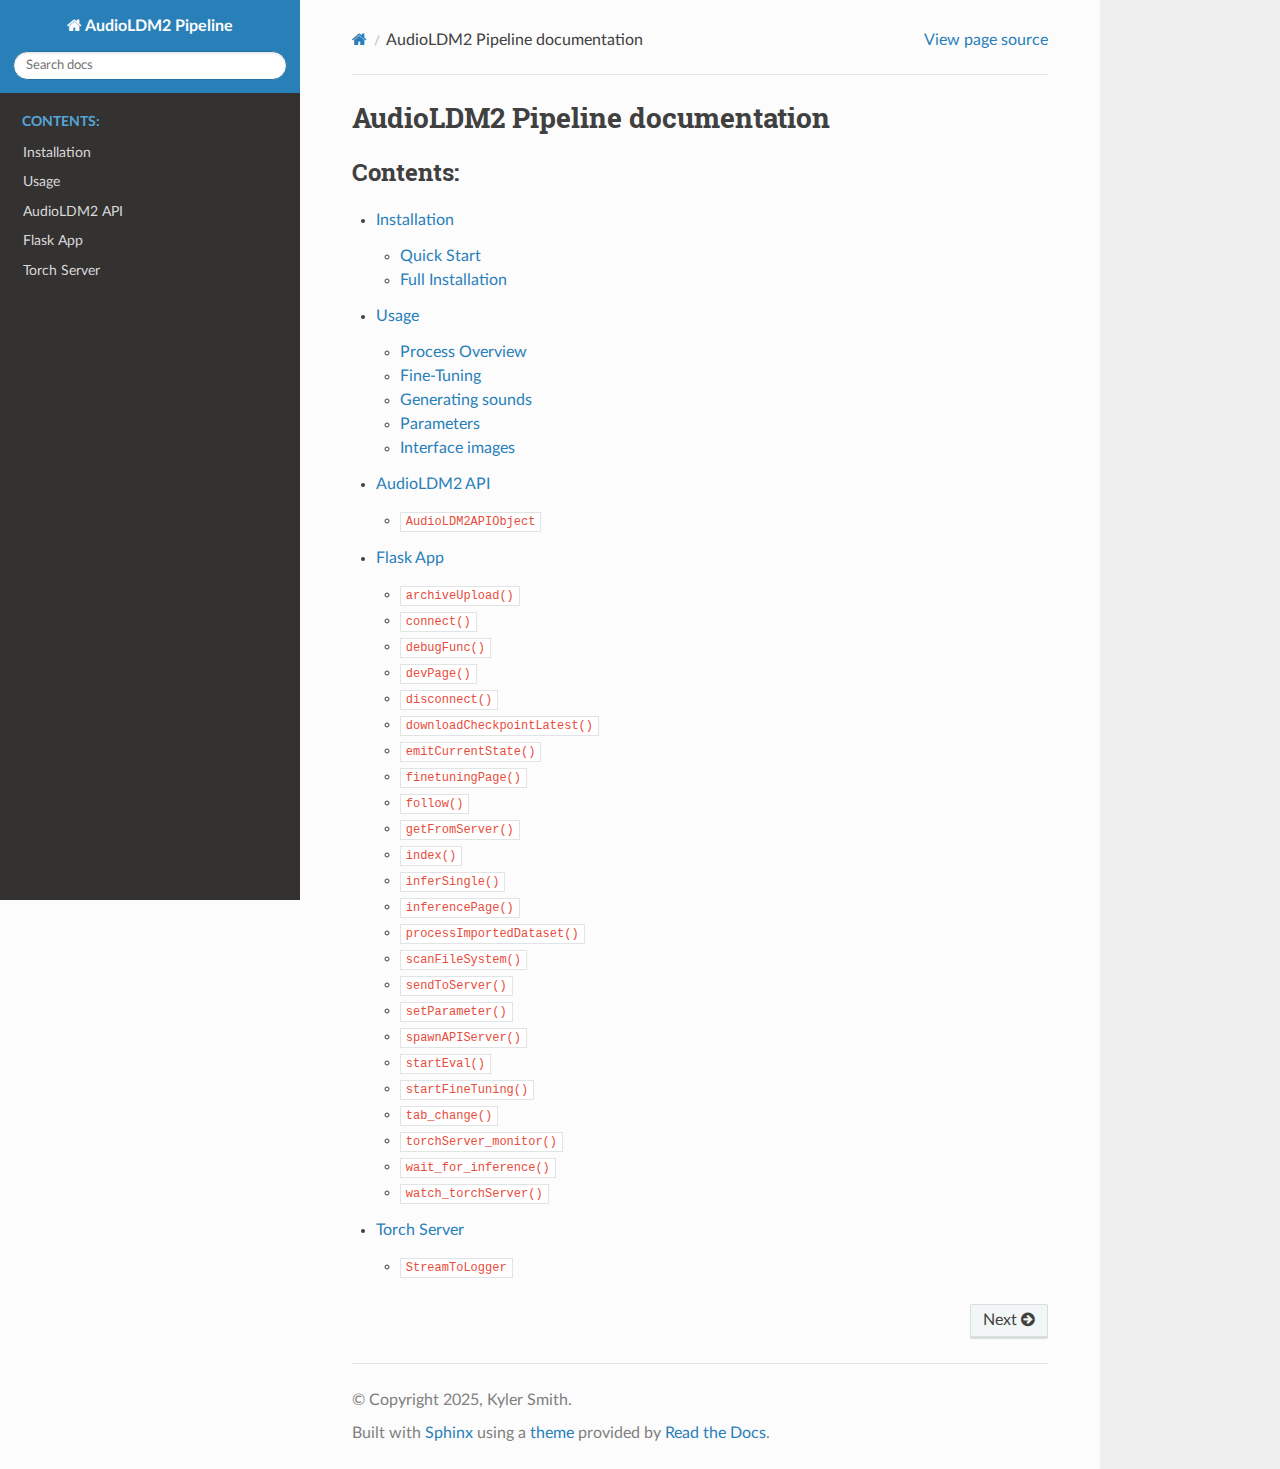
<file: docs/html/index.html>
<!DOCTYPE html>
<html class="writer-html5" lang="en" data-content_root="./">
<head>
  <meta charset="utf-8" /><meta name="viewport" content="width=device-width, initial-scale=1" />

  <meta name="viewport" content="width=device-width, initial-scale=1.0" />
  <title>AudioLDM2 Pipeline documentation &mdash; AudioLDM2 Pipeline 1.8 documentation</title>
      <link rel="stylesheet" type="text/css" href="_static/pygments.css?v=80d5e7a1" />
      <link rel="stylesheet" type="text/css" href="_static/css/theme.css?v=e59714d7" />

  
    <link rel="shortcut icon" href="_static/favicon.png"/>
      <script src="_static/jquery.js?v=5d32c60e"></script>
      <script src="_static/_sphinx_javascript_frameworks_compat.js?v=2cd50e6c"></script>
      <script src="_static/documentation_options.js?v=d13700ae"></script>
      <script src="_static/doctools.js?v=9bcbadda"></script>
      <script src="_static/sphinx_highlight.js?v=dc90522c"></script>
    <script src="_static/js/theme.js"></script>
    <link rel="index" title="Index" href="genindex.html" />
    <link rel="search" title="Search" href="search.html" />
    <link rel="next" title="Installation" href="installation.html" /> 
</head>

<body class="wy-body-for-nav"> 
  <div class="wy-grid-for-nav">
    <nav data-toggle="wy-nav-shift" class="wy-nav-side">
      <div class="wy-side-scroll">
        <div class="wy-side-nav-search" >

          
          
          <a href="#" class="icon icon-home">
            AudioLDM2 Pipeline
          </a>
<div role="search">
  <form id="rtd-search-form" class="wy-form" action="search.html" method="get">
    <input type="text" name="q" placeholder="Search docs" aria-label="Search docs" />
    <input type="hidden" name="check_keywords" value="yes" />
    <input type="hidden" name="area" value="default" />
  </form>
</div>
        </div><div class="wy-menu wy-menu-vertical" data-spy="affix" role="navigation" aria-label="Navigation menu">
              <p class="caption" role="heading"><span class="caption-text">Contents:</span></p>
<ul>
<li class="toctree-l1"><a class="reference internal" href="installation.html">Installation</a></li>
<li class="toctree-l1"><a class="reference internal" href="usage.html">Usage</a></li>
<li class="toctree-l1"><a class="reference internal" href="audioldm2_api.html">AudioLDM2 API</a></li>
<li class="toctree-l1"><a class="reference internal" href="flaskApp.html">Flask App</a></li>
<li class="toctree-l1"><a class="reference internal" href="torchServer.html">Torch Server</a></li>
</ul>

        </div>
      </div>
    </nav>

    <section data-toggle="wy-nav-shift" class="wy-nav-content-wrap"><nav class="wy-nav-top" aria-label="Mobile navigation menu" >
          <i data-toggle="wy-nav-top" class="fa fa-bars"></i>
          <a href="#">AudioLDM2 Pipeline</a>
      </nav>

      <div class="wy-nav-content">
        <div class="rst-content">
          <div role="navigation" aria-label="Page navigation">
  <ul class="wy-breadcrumbs">
      <li><a href="#" class="icon icon-home" aria-label="Home"></a></li>
      <li class="breadcrumb-item active">AudioLDM2 Pipeline documentation</li>
      <li class="wy-breadcrumbs-aside">
            <a href="_sources/index.rst.txt" rel="nofollow"> View page source</a>
      </li>
  </ul>
  <hr/>
</div>
          <div role="main" class="document" itemscope="itemscope" itemtype="http://schema.org/Article">
           <div itemprop="articleBody">
             
  <section id="audioldm2-pipeline-documentation">
<h1>AudioLDM2 Pipeline documentation<a class="headerlink" href="#audioldm2-pipeline-documentation" title="Link to this heading"></a></h1>
<div class="toctree-wrapper compound">
<p class="caption" role="heading"><span class="caption-text">Contents:</span></p>
<ul>
<li class="toctree-l1"><a class="reference internal" href="installation.html">Installation</a><ul>
<li class="toctree-l2"><a class="reference internal" href="installation.html#quick-start">Quick Start</a></li>
<li class="toctree-l2"><a class="reference internal" href="installation.html#full-installation">Full Installation</a></li>
</ul>
</li>
<li class="toctree-l1"><a class="reference internal" href="usage.html">Usage</a><ul>
<li class="toctree-l2"><a class="reference internal" href="usage.html#process-overview">Process Overview</a></li>
<li class="toctree-l2"><a class="reference internal" href="usage.html#fine-tuning">Fine-Tuning</a></li>
<li class="toctree-l2"><a class="reference internal" href="usage.html#generating-sounds">Generating sounds</a></li>
<li class="toctree-l2"><a class="reference internal" href="usage.html#parameters">Parameters</a></li>
<li class="toctree-l2"><a class="reference internal" href="usage.html#interface-images">Interface images</a></li>
</ul>
</li>
<li class="toctree-l1"><a class="reference internal" href="audioldm2_api.html">AudioLDM2 API</a><ul>
<li class="toctree-l2"><a class="reference internal" href="audioldm2_api.html#audioldm_train.utilities.audioldm2_api.AudioLDM2APIObject"><code class="docutils literal notranslate"><span class="pre">AudioLDM2APIObject</span></code></a></li>
</ul>
</li>
<li class="toctree-l1"><a class="reference internal" href="flaskApp.html">Flask App</a><ul>
<li class="toctree-l2"><a class="reference internal" href="flaskApp.html#webapp.flaskApp.archiveUpload"><code class="docutils literal notranslate"><span class="pre">archiveUpload()</span></code></a></li>
<li class="toctree-l2"><a class="reference internal" href="flaskApp.html#webapp.flaskApp.connect"><code class="docutils literal notranslate"><span class="pre">connect()</span></code></a></li>
<li class="toctree-l2"><a class="reference internal" href="flaskApp.html#webapp.flaskApp.debugFunc"><code class="docutils literal notranslate"><span class="pre">debugFunc()</span></code></a></li>
<li class="toctree-l2"><a class="reference internal" href="flaskApp.html#webapp.flaskApp.devPage"><code class="docutils literal notranslate"><span class="pre">devPage()</span></code></a></li>
<li class="toctree-l2"><a class="reference internal" href="flaskApp.html#webapp.flaskApp.disconnect"><code class="docutils literal notranslate"><span class="pre">disconnect()</span></code></a></li>
<li class="toctree-l2"><a class="reference internal" href="flaskApp.html#webapp.flaskApp.downloadCheckpointLatest"><code class="docutils literal notranslate"><span class="pre">downloadCheckpointLatest()</span></code></a></li>
<li class="toctree-l2"><a class="reference internal" href="flaskApp.html#webapp.flaskApp.emitCurrentState"><code class="docutils literal notranslate"><span class="pre">emitCurrentState()</span></code></a></li>
<li class="toctree-l2"><a class="reference internal" href="flaskApp.html#webapp.flaskApp.finetuningPage"><code class="docutils literal notranslate"><span class="pre">finetuningPage()</span></code></a></li>
<li class="toctree-l2"><a class="reference internal" href="flaskApp.html#webapp.flaskApp.follow"><code class="docutils literal notranslate"><span class="pre">follow()</span></code></a></li>
<li class="toctree-l2"><a class="reference internal" href="flaskApp.html#webapp.flaskApp.getFromServer"><code class="docutils literal notranslate"><span class="pre">getFromServer()</span></code></a></li>
<li class="toctree-l2"><a class="reference internal" href="flaskApp.html#webapp.flaskApp.index"><code class="docutils literal notranslate"><span class="pre">index()</span></code></a></li>
<li class="toctree-l2"><a class="reference internal" href="flaskApp.html#webapp.flaskApp.inferSingle"><code class="docutils literal notranslate"><span class="pre">inferSingle()</span></code></a></li>
<li class="toctree-l2"><a class="reference internal" href="flaskApp.html#webapp.flaskApp.inferencePage"><code class="docutils literal notranslate"><span class="pre">inferencePage()</span></code></a></li>
<li class="toctree-l2"><a class="reference internal" href="flaskApp.html#webapp.flaskApp.processImportedDataset"><code class="docutils literal notranslate"><span class="pre">processImportedDataset()</span></code></a></li>
<li class="toctree-l2"><a class="reference internal" href="flaskApp.html#webapp.flaskApp.scanFileSystem"><code class="docutils literal notranslate"><span class="pre">scanFileSystem()</span></code></a></li>
<li class="toctree-l2"><a class="reference internal" href="flaskApp.html#webapp.flaskApp.sendToServer"><code class="docutils literal notranslate"><span class="pre">sendToServer()</span></code></a></li>
<li class="toctree-l2"><a class="reference internal" href="flaskApp.html#webapp.flaskApp.setParameter"><code class="docutils literal notranslate"><span class="pre">setParameter()</span></code></a></li>
<li class="toctree-l2"><a class="reference internal" href="flaskApp.html#webapp.flaskApp.spawnAPIServer"><code class="docutils literal notranslate"><span class="pre">spawnAPIServer()</span></code></a></li>
<li class="toctree-l2"><a class="reference internal" href="flaskApp.html#webapp.flaskApp.startEval"><code class="docutils literal notranslate"><span class="pre">startEval()</span></code></a></li>
<li class="toctree-l2"><a class="reference internal" href="flaskApp.html#webapp.flaskApp.startFineTuning"><code class="docutils literal notranslate"><span class="pre">startFineTuning()</span></code></a></li>
<li class="toctree-l2"><a class="reference internal" href="flaskApp.html#webapp.flaskApp.tab_change"><code class="docutils literal notranslate"><span class="pre">tab_change()</span></code></a></li>
<li class="toctree-l2"><a class="reference internal" href="flaskApp.html#webapp.flaskApp.torchServer_monitor"><code class="docutils literal notranslate"><span class="pre">torchServer_monitor()</span></code></a></li>
<li class="toctree-l2"><a class="reference internal" href="flaskApp.html#webapp.flaskApp.wait_for_inference"><code class="docutils literal notranslate"><span class="pre">wait_for_inference()</span></code></a></li>
<li class="toctree-l2"><a class="reference internal" href="flaskApp.html#webapp.flaskApp.watch_torchServer"><code class="docutils literal notranslate"><span class="pre">watch_torchServer()</span></code></a></li>
</ul>
</li>
<li class="toctree-l1"><a class="reference internal" href="torchServer.html">Torch Server</a><ul>
<li class="toctree-l2"><a class="reference internal" href="torchServer.html#webapp.torchServer.StreamToLogger"><code class="docutils literal notranslate"><span class="pre">StreamToLogger</span></code></a></li>
</ul>
</li>
</ul>
</div>
</section>


           </div>
          </div>
          <footer><div class="rst-footer-buttons" role="navigation" aria-label="Footer">
        <a href="installation.html" class="btn btn-neutral float-right" title="Installation" accesskey="n" rel="next">Next <span class="fa fa-arrow-circle-right" aria-hidden="true"></span></a>
    </div>

  <hr/>

  <div role="contentinfo">
    <p>&#169; Copyright 2025, Kyler Smith.</p>
  </div>

  Built with <a href="https://www.sphinx-doc.org/">Sphinx</a> using a
    <a href="https://github.com/readthedocs/sphinx_rtd_theme">theme</a>
    provided by <a href="https://readthedocs.org">Read the Docs</a>.
   

</footer>
        </div>
      </div>
    </section>
  </div>
  <script>
      jQuery(function () {
          SphinxRtdTheme.Navigation.enable(true);
      });
  </script> 

</body>
</html>
</file>
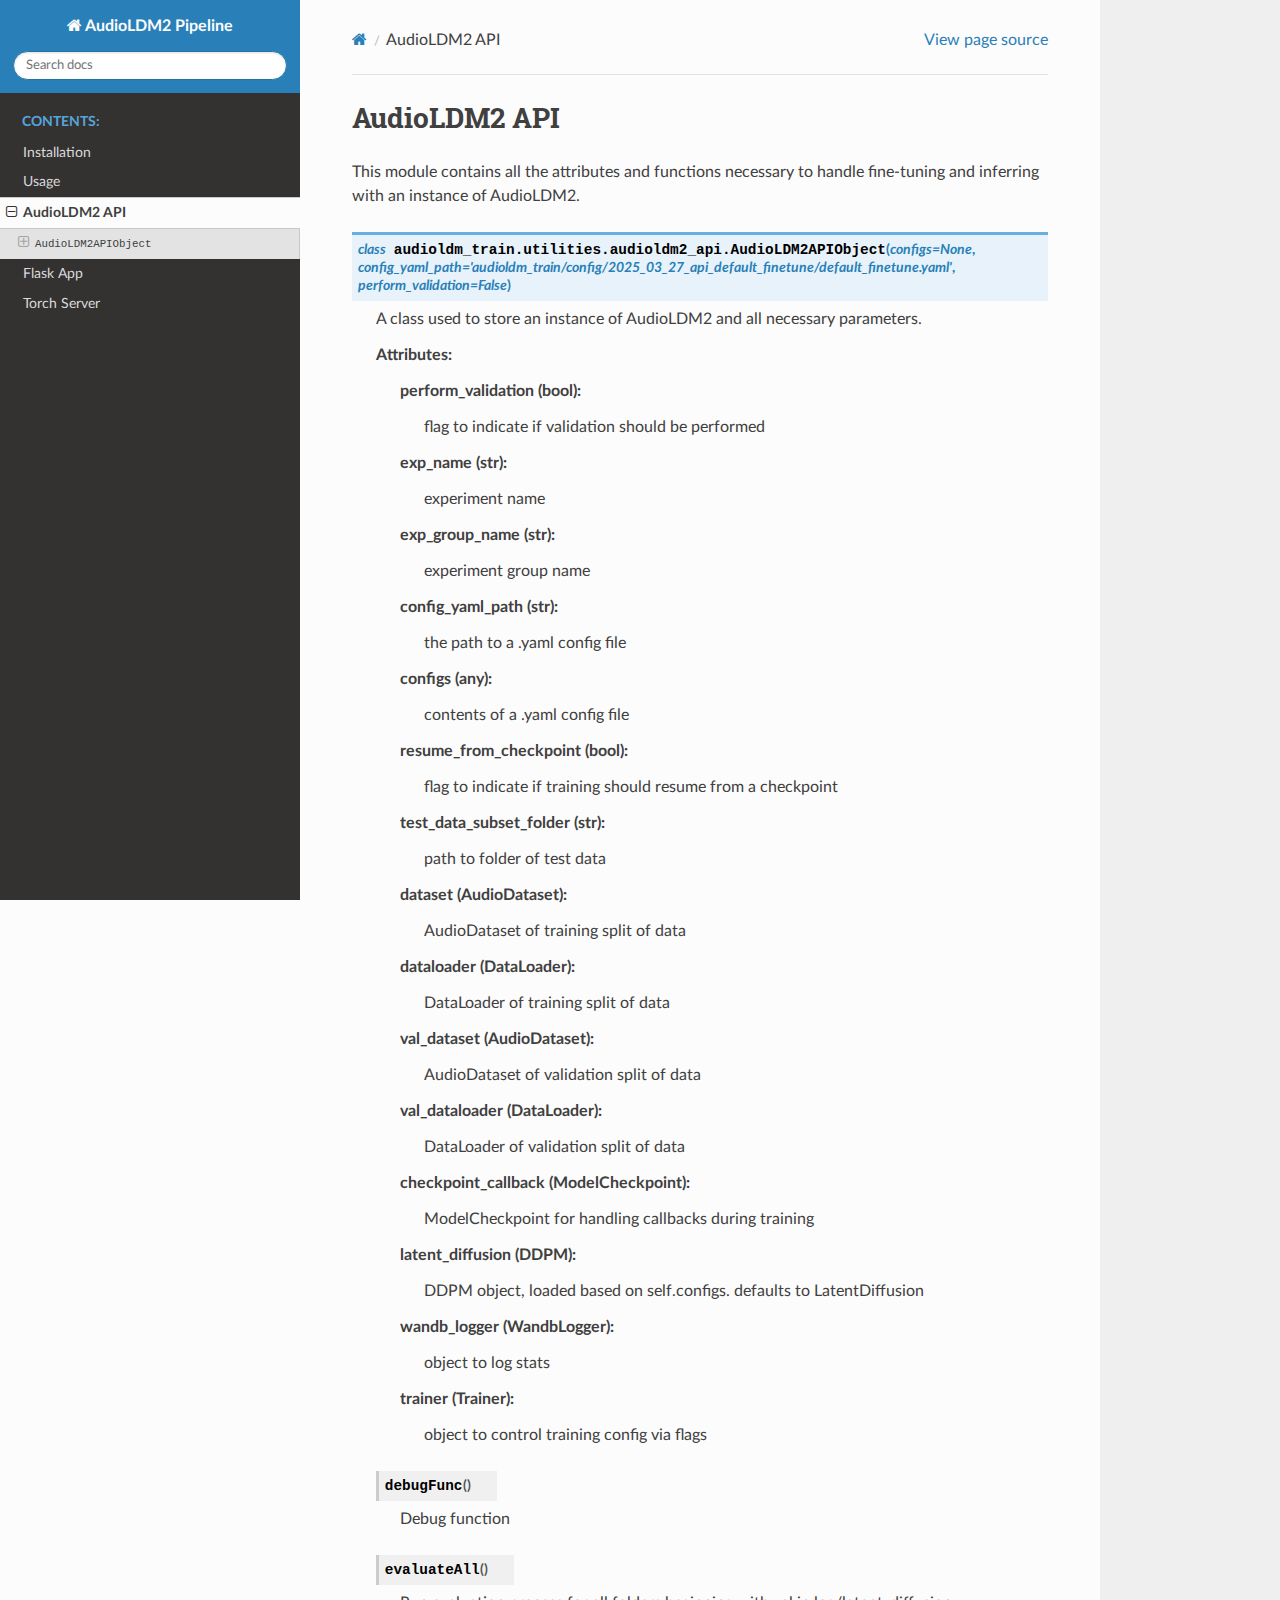
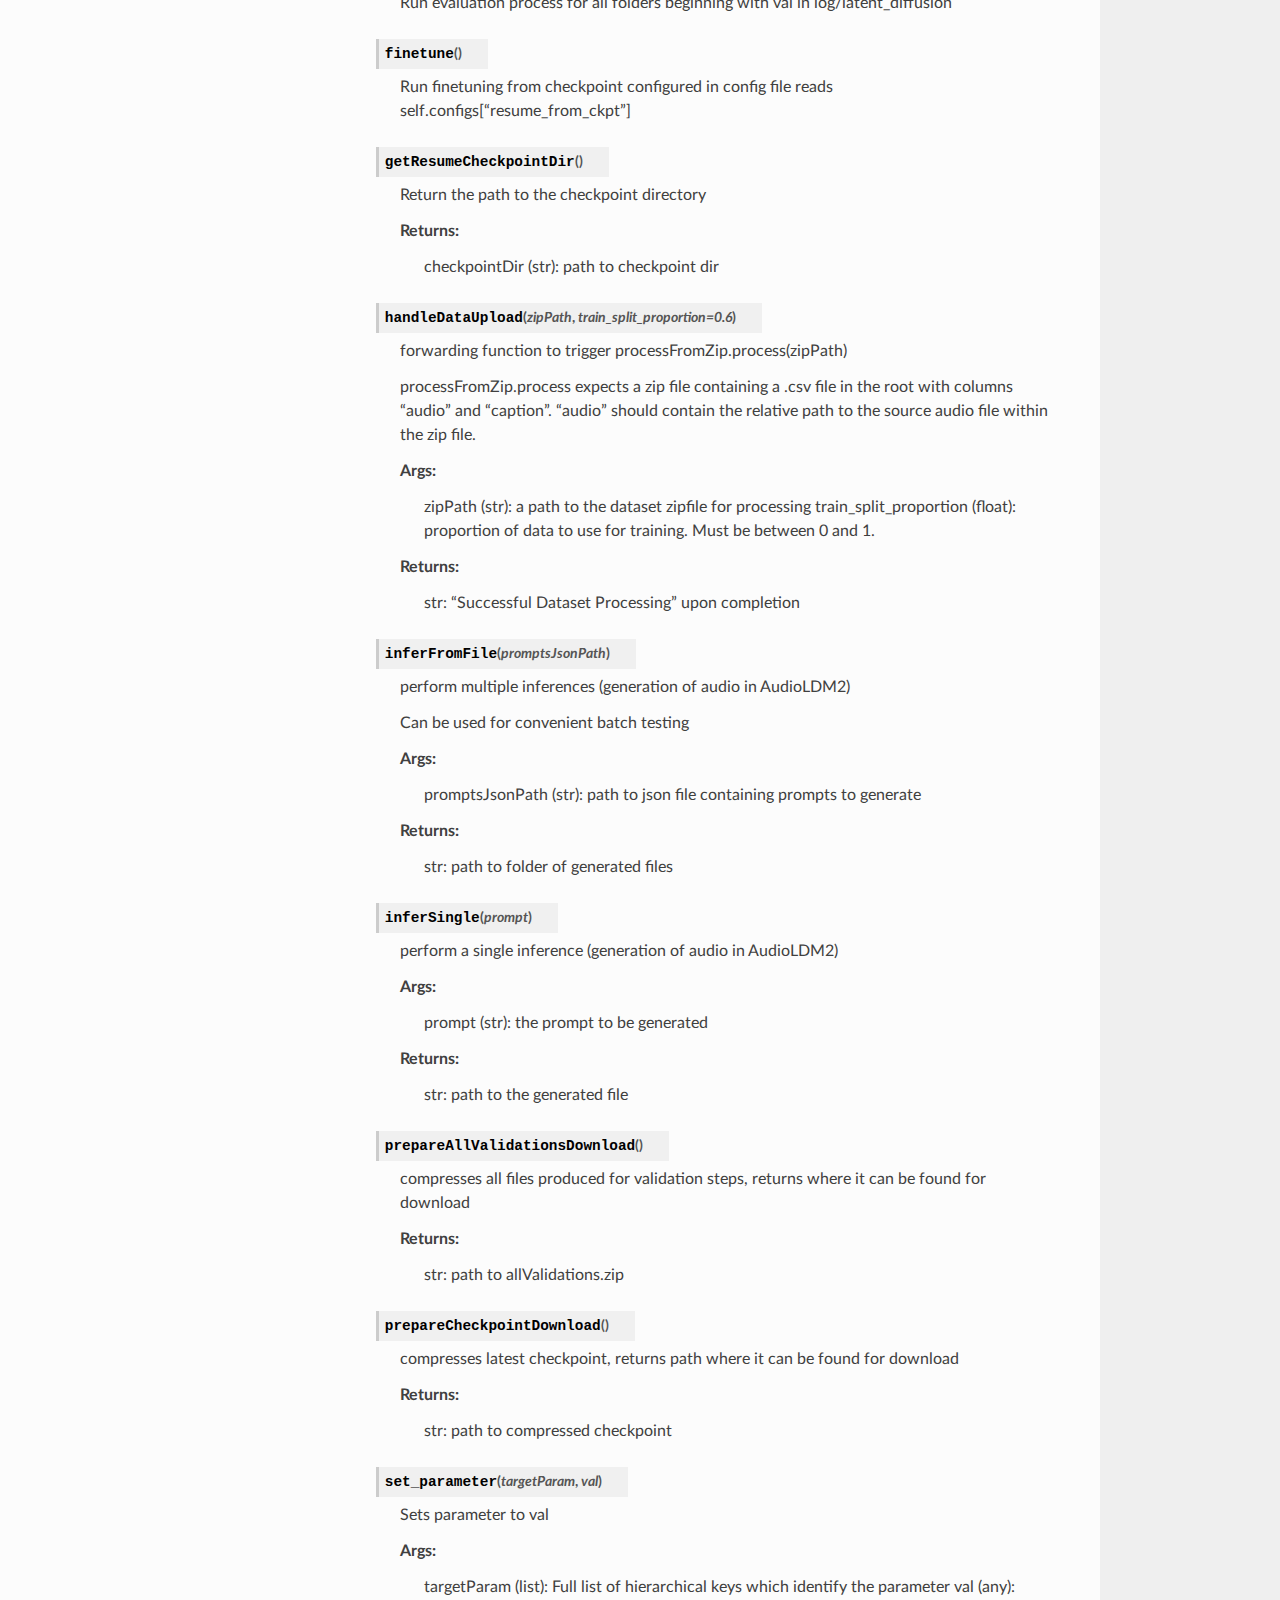
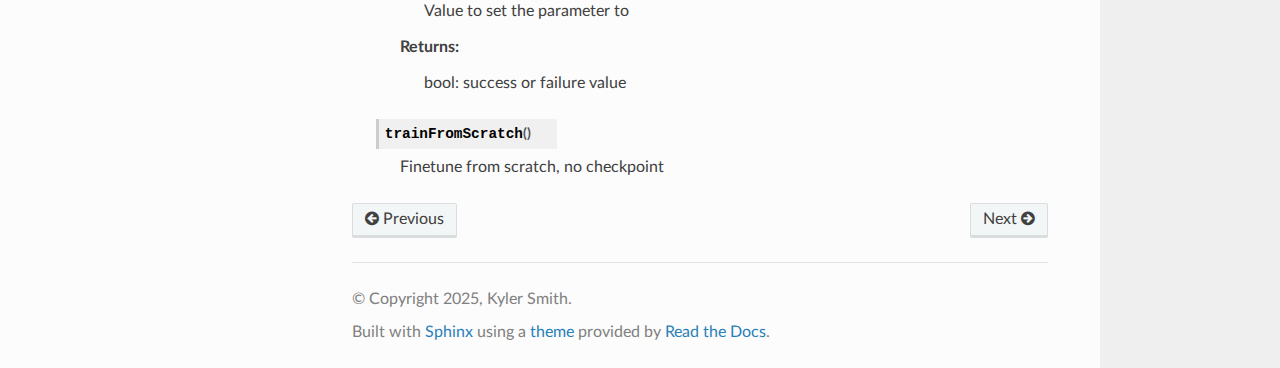
<file: docs/html/audioldm2_api.html>
<!DOCTYPE html>
<html class="writer-html5" lang="en" data-content_root="./">
<head>
  <meta charset="utf-8" /><meta name="viewport" content="width=device-width, initial-scale=1" />

  <meta name="viewport" content="width=device-width, initial-scale=1.0" />
  <title>AudioLDM2 API &mdash; AudioLDM2 Pipeline 1.8 documentation</title>
      <link rel="stylesheet" type="text/css" href="_static/pygments.css?v=80d5e7a1" />
      <link rel="stylesheet" type="text/css" href="_static/css/theme.css?v=e59714d7" />

  
    <link rel="shortcut icon" href="_static/favicon.png"/>
      <script src="_static/jquery.js?v=5d32c60e"></script>
      <script src="_static/_sphinx_javascript_frameworks_compat.js?v=2cd50e6c"></script>
      <script src="_static/documentation_options.js?v=d13700ae"></script>
      <script src="_static/doctools.js?v=9bcbadda"></script>
      <script src="_static/sphinx_highlight.js?v=dc90522c"></script>
    <script src="_static/js/theme.js"></script>
    <link rel="index" title="Index" href="genindex.html" />
    <link rel="search" title="Search" href="search.html" />
    <link rel="next" title="Flask App" href="flaskApp.html" />
    <link rel="prev" title="Usage" href="usage.html" /> 
</head>

<body class="wy-body-for-nav"> 
  <div class="wy-grid-for-nav">
    <nav data-toggle="wy-nav-shift" class="wy-nav-side">
      <div class="wy-side-scroll">
        <div class="wy-side-nav-search" >

          
          
          <a href="index.html" class="icon icon-home">
            AudioLDM2 Pipeline
          </a>
<div role="search">
  <form id="rtd-search-form" class="wy-form" action="search.html" method="get">
    <input type="text" name="q" placeholder="Search docs" aria-label="Search docs" />
    <input type="hidden" name="check_keywords" value="yes" />
    <input type="hidden" name="area" value="default" />
  </form>
</div>
        </div><div class="wy-menu wy-menu-vertical" data-spy="affix" role="navigation" aria-label="Navigation menu">
              <p class="caption" role="heading"><span class="caption-text">Contents:</span></p>
<ul class="current">
<li class="toctree-l1"><a class="reference internal" href="installation.html">Installation</a></li>
<li class="toctree-l1"><a class="reference internal" href="usage.html">Usage</a></li>
<li class="toctree-l1 current"><a class="current reference internal" href="#">AudioLDM2 API</a><ul>
<li class="toctree-l2"><a class="reference internal" href="#audioldm_train.utilities.audioldm2_api.AudioLDM2APIObject"><code class="docutils literal notranslate"><span class="pre">AudioLDM2APIObject</span></code></a><ul>
<li class="toctree-l3"><a class="reference internal" href="#audioldm_train.utilities.audioldm2_api.AudioLDM2APIObject.debugFunc"><code class="docutils literal notranslate"><span class="pre">AudioLDM2APIObject.debugFunc()</span></code></a></li>
<li class="toctree-l3"><a class="reference internal" href="#audioldm_train.utilities.audioldm2_api.AudioLDM2APIObject.evaluateAll"><code class="docutils literal notranslate"><span class="pre">AudioLDM2APIObject.evaluateAll()</span></code></a></li>
<li class="toctree-l3"><a class="reference internal" href="#audioldm_train.utilities.audioldm2_api.AudioLDM2APIObject.finetune"><code class="docutils literal notranslate"><span class="pre">AudioLDM2APIObject.finetune()</span></code></a></li>
<li class="toctree-l3"><a class="reference internal" href="#audioldm_train.utilities.audioldm2_api.AudioLDM2APIObject.getResumeCheckpointDir"><code class="docutils literal notranslate"><span class="pre">AudioLDM2APIObject.getResumeCheckpointDir()</span></code></a></li>
<li class="toctree-l3"><a class="reference internal" href="#audioldm_train.utilities.audioldm2_api.AudioLDM2APIObject.handleDataUpload"><code class="docutils literal notranslate"><span class="pre">AudioLDM2APIObject.handleDataUpload()</span></code></a></li>
<li class="toctree-l3"><a class="reference internal" href="#audioldm_train.utilities.audioldm2_api.AudioLDM2APIObject.inferFromFile"><code class="docutils literal notranslate"><span class="pre">AudioLDM2APIObject.inferFromFile()</span></code></a></li>
<li class="toctree-l3"><a class="reference internal" href="#audioldm_train.utilities.audioldm2_api.AudioLDM2APIObject.inferSingle"><code class="docutils literal notranslate"><span class="pre">AudioLDM2APIObject.inferSingle()</span></code></a></li>
<li class="toctree-l3"><a class="reference internal" href="#audioldm_train.utilities.audioldm2_api.AudioLDM2APIObject.prepareAllValidationsDownload"><code class="docutils literal notranslate"><span class="pre">AudioLDM2APIObject.prepareAllValidationsDownload()</span></code></a></li>
<li class="toctree-l3"><a class="reference internal" href="#audioldm_train.utilities.audioldm2_api.AudioLDM2APIObject.prepareCheckpointDownload"><code class="docutils literal notranslate"><span class="pre">AudioLDM2APIObject.prepareCheckpointDownload()</span></code></a></li>
<li class="toctree-l3"><a class="reference internal" href="#audioldm_train.utilities.audioldm2_api.AudioLDM2APIObject.set_parameter"><code class="docutils literal notranslate"><span class="pre">AudioLDM2APIObject.set_parameter()</span></code></a></li>
<li class="toctree-l3"><a class="reference internal" href="#audioldm_train.utilities.audioldm2_api.AudioLDM2APIObject.trainFromScratch"><code class="docutils literal notranslate"><span class="pre">AudioLDM2APIObject.trainFromScratch()</span></code></a></li>
</ul>
</li>
</ul>
</li>
<li class="toctree-l1"><a class="reference internal" href="flaskApp.html">Flask App</a></li>
<li class="toctree-l1"><a class="reference internal" href="torchServer.html">Torch Server</a></li>
</ul>

        </div>
      </div>
    </nav>

    <section data-toggle="wy-nav-shift" class="wy-nav-content-wrap"><nav class="wy-nav-top" aria-label="Mobile navigation menu" >
          <i data-toggle="wy-nav-top" class="fa fa-bars"></i>
          <a href="index.html">AudioLDM2 Pipeline</a>
      </nav>

      <div class="wy-nav-content">
        <div class="rst-content">
          <div role="navigation" aria-label="Page navigation">
  <ul class="wy-breadcrumbs">
      <li><a href="index.html" class="icon icon-home" aria-label="Home"></a></li>
      <li class="breadcrumb-item active">AudioLDM2 API</li>
      <li class="wy-breadcrumbs-aside">
            <a href="_sources/audioldm2_api.rst.txt" rel="nofollow"> View page source</a>
      </li>
  </ul>
  <hr/>
</div>
          <div role="main" class="document" itemscope="itemscope" itemtype="http://schema.org/Article">
           <div itemprop="articleBody">
             
  <section id="audioldm2-api">
<h1>AudioLDM2 API<a class="headerlink" href="#audioldm2-api" title="Link to this heading"></a></h1>
<p>This module contains all the attributes and functions necessary to handle fine-tuning and inferring with an instance of AudioLDM2.</p>
<dl class="py class" id="module-audioldm_train.utilities.audioldm2_api">
<dt class="sig sig-object py" id="audioldm_train.utilities.audioldm2_api.AudioLDM2APIObject">
<em class="property"><span class="pre">class</span><span class="w"> </span></em><span class="sig-prename descclassname"><span class="pre">audioldm_train.utilities.audioldm2_api.</span></span><span class="sig-name descname"><span class="pre">AudioLDM2APIObject</span></span><span class="sig-paren">(</span><em class="sig-param"><span class="n"><span class="pre">configs</span></span><span class="o"><span class="pre">=</span></span><span class="default_value"><span class="pre">None</span></span></em>, <em class="sig-param"><span class="n"><span class="pre">config_yaml_path</span></span><span class="o"><span class="pre">=</span></span><span class="default_value"><span class="pre">'audioldm_train/config/2025_03_27_api_default_finetune/default_finetune.yaml'</span></span></em>, <em class="sig-param"><span class="n"><span class="pre">perform_validation</span></span><span class="o"><span class="pre">=</span></span><span class="default_value"><span class="pre">False</span></span></em><span class="sig-paren">)</span><a class="headerlink" href="#audioldm_train.utilities.audioldm2_api.AudioLDM2APIObject" title="Link to this definition"></a></dt>
<dd><p>A class used to store an instance of AudioLDM2 and all necessary parameters.</p>
<dl class="simple">
<dt>Attributes:</dt><dd><dl class="simple">
<dt>perform_validation (bool):</dt><dd><p>flag to indicate if validation should be performed</p>
</dd>
<dt>exp_name (str):</dt><dd><p>experiment name</p>
</dd>
<dt>exp_group_name (str):</dt><dd><p>experiment group name</p>
</dd>
<dt>config_yaml_path (str):</dt><dd><p>the path to a .yaml config file</p>
</dd>
<dt>configs (any):</dt><dd><p>contents of a .yaml config file</p>
</dd>
<dt>resume_from_checkpoint (bool):</dt><dd><p>flag to indicate if training should resume from a checkpoint</p>
</dd>
<dt>test_data_subset_folder (str):</dt><dd><p>path to folder of test data</p>
</dd>
<dt>dataset (AudioDataset):</dt><dd><p>AudioDataset of training split of data</p>
</dd>
<dt>dataloader (DataLoader):</dt><dd><p>DataLoader of training split of data</p>
</dd>
<dt>val_dataset (AudioDataset):</dt><dd><p>AudioDataset of validation split of data</p>
</dd>
<dt>val_dataloader (DataLoader):</dt><dd><p>DataLoader of validation split of data</p>
</dd>
<dt>checkpoint_callback (ModelCheckpoint):</dt><dd><p>ModelCheckpoint for handling callbacks during training</p>
</dd>
<dt>latent_diffusion (DDPM):</dt><dd><p>DDPM object, loaded based on self.configs. defaults to LatentDiffusion</p>
</dd>
<dt>wandb_logger (WandbLogger):</dt><dd><p>object to log stats</p>
</dd>
<dt>trainer (Trainer):</dt><dd><p>object to control training config via flags</p>
</dd>
</dl>
</dd>
</dl>
<dl class="py method">
<dt class="sig sig-object py" id="audioldm_train.utilities.audioldm2_api.AudioLDM2APIObject.debugFunc">
<span class="sig-name descname"><span class="pre">debugFunc</span></span><span class="sig-paren">(</span><span class="sig-paren">)</span><a class="headerlink" href="#audioldm_train.utilities.audioldm2_api.AudioLDM2APIObject.debugFunc" title="Link to this definition"></a></dt>
<dd><p>Debug function</p>
</dd></dl>

<dl class="py method">
<dt class="sig sig-object py" id="audioldm_train.utilities.audioldm2_api.AudioLDM2APIObject.evaluateAll">
<span class="sig-name descname"><span class="pre">evaluateAll</span></span><span class="sig-paren">(</span><span class="sig-paren">)</span><a class="headerlink" href="#audioldm_train.utilities.audioldm2_api.AudioLDM2APIObject.evaluateAll" title="Link to this definition"></a></dt>
<dd><p>Run evaluation process for all folders 
beginning with val in log/latent_diffusion</p>
</dd></dl>

<dl class="py method">
<dt class="sig sig-object py" id="audioldm_train.utilities.audioldm2_api.AudioLDM2APIObject.finetune">
<span class="sig-name descname"><span class="pre">finetune</span></span><span class="sig-paren">(</span><span class="sig-paren">)</span><a class="headerlink" href="#audioldm_train.utilities.audioldm2_api.AudioLDM2APIObject.finetune" title="Link to this definition"></a></dt>
<dd><p>Run finetuning from checkpoint configured in config file
reads self.configs[“resume_from_ckpt”]</p>
</dd></dl>

<dl class="py method">
<dt class="sig sig-object py" id="audioldm_train.utilities.audioldm2_api.AudioLDM2APIObject.getResumeCheckpointDir">
<span class="sig-name descname"><span class="pre">getResumeCheckpointDir</span></span><span class="sig-paren">(</span><span class="sig-paren">)</span><a class="headerlink" href="#audioldm_train.utilities.audioldm2_api.AudioLDM2APIObject.getResumeCheckpointDir" title="Link to this definition"></a></dt>
<dd><p>Return the path to the checkpoint directory</p>
<dl class="simple">
<dt>Returns:</dt><dd><p>checkpointDir (str): path to checkpoint dir</p>
</dd>
</dl>
</dd></dl>

<dl class="py method">
<dt class="sig sig-object py" id="audioldm_train.utilities.audioldm2_api.AudioLDM2APIObject.handleDataUpload">
<span class="sig-name descname"><span class="pre">handleDataUpload</span></span><span class="sig-paren">(</span><em class="sig-param"><span class="n"><span class="pre">zipPath</span></span></em>, <em class="sig-param"><span class="n"><span class="pre">train_split_proportion</span></span><span class="o"><span class="pre">=</span></span><span class="default_value"><span class="pre">0.6</span></span></em><span class="sig-paren">)</span><a class="headerlink" href="#audioldm_train.utilities.audioldm2_api.AudioLDM2APIObject.handleDataUpload" title="Link to this definition"></a></dt>
<dd><p>forwarding function to trigger processFromZip.process(zipPath)</p>
<p>processFromZip.process expects a zip file containing a .csv file in the root
with columns “audio” and “caption”. “audio” should contain the relative path
to the source audio file within the zip file.</p>
<dl class="simple">
<dt>Args:</dt><dd><p>zipPath (str): a path to the dataset zipfile for processing
train_split_proportion (float): proportion of data to use for training. Must be between 0 and 1.</p>
</dd>
<dt>Returns:</dt><dd><p>str: “Successful Dataset Processing” upon completion</p>
</dd>
</dl>
</dd></dl>

<dl class="py method">
<dt class="sig sig-object py" id="audioldm_train.utilities.audioldm2_api.AudioLDM2APIObject.inferFromFile">
<span class="sig-name descname"><span class="pre">inferFromFile</span></span><span class="sig-paren">(</span><em class="sig-param"><span class="n"><span class="pre">promptsJsonPath</span></span></em><span class="sig-paren">)</span><a class="headerlink" href="#audioldm_train.utilities.audioldm2_api.AudioLDM2APIObject.inferFromFile" title="Link to this definition"></a></dt>
<dd><p>perform multiple inferences (generation of audio in AudioLDM2)</p>
<p>Can be used for convenient batch testing</p>
<dl class="simple">
<dt>Args:</dt><dd><p>promptsJsonPath (str): path to json file containing prompts to generate</p>
</dd>
<dt>Returns:</dt><dd><p>str: path to folder of generated files</p>
</dd>
</dl>
</dd></dl>

<dl class="py method">
<dt class="sig sig-object py" id="audioldm_train.utilities.audioldm2_api.AudioLDM2APIObject.inferSingle">
<span class="sig-name descname"><span class="pre">inferSingle</span></span><span class="sig-paren">(</span><em class="sig-param"><span class="n"><span class="pre">prompt</span></span></em><span class="sig-paren">)</span><a class="headerlink" href="#audioldm_train.utilities.audioldm2_api.AudioLDM2APIObject.inferSingle" title="Link to this definition"></a></dt>
<dd><p>perform a single inference (generation of audio in AudioLDM2)</p>
<dl class="simple">
<dt>Args:</dt><dd><p>prompt (str): the prompt to be generated</p>
</dd>
<dt>Returns:</dt><dd><p>str: path to the generated file</p>
</dd>
</dl>
</dd></dl>

<dl class="py method">
<dt class="sig sig-object py" id="audioldm_train.utilities.audioldm2_api.AudioLDM2APIObject.prepareAllValidationsDownload">
<span class="sig-name descname"><span class="pre">prepareAllValidationsDownload</span></span><span class="sig-paren">(</span><span class="sig-paren">)</span><a class="headerlink" href="#audioldm_train.utilities.audioldm2_api.AudioLDM2APIObject.prepareAllValidationsDownload" title="Link to this definition"></a></dt>
<dd><p>compresses all files produced for validation steps, returns
where it can be found for download</p>
<dl class="simple">
<dt>Returns:</dt><dd><p>str: path to allValidations.zip</p>
</dd>
</dl>
</dd></dl>

<dl class="py method">
<dt class="sig sig-object py" id="audioldm_train.utilities.audioldm2_api.AudioLDM2APIObject.prepareCheckpointDownload">
<span class="sig-name descname"><span class="pre">prepareCheckpointDownload</span></span><span class="sig-paren">(</span><span class="sig-paren">)</span><a class="headerlink" href="#audioldm_train.utilities.audioldm2_api.AudioLDM2APIObject.prepareCheckpointDownload" title="Link to this definition"></a></dt>
<dd><p>compresses latest checkpoint, returns path where it can be
found for download</p>
<dl class="simple">
<dt>Returns:</dt><dd><p>str: path to compressed checkpoint</p>
</dd>
</dl>
</dd></dl>

<dl class="py method">
<dt class="sig sig-object py" id="audioldm_train.utilities.audioldm2_api.AudioLDM2APIObject.set_parameter">
<span class="sig-name descname"><span class="pre">set_parameter</span></span><span class="sig-paren">(</span><em class="sig-param"><span class="n"><span class="pre">targetParam</span></span></em>, <em class="sig-param"><span class="n"><span class="pre">val</span></span></em><span class="sig-paren">)</span><a class="headerlink" href="#audioldm_train.utilities.audioldm2_api.AudioLDM2APIObject.set_parameter" title="Link to this definition"></a></dt>
<dd><p>Sets parameter to val</p>
<dl class="simple">
<dt>Args:</dt><dd><p>targetParam (list): Full list of hierarchical keys which identify the parameter
val (any): Value to set the parameter to</p>
</dd>
<dt>Returns:</dt><dd><p>bool: success or failure value</p>
</dd>
</dl>
</dd></dl>

<dl class="py method">
<dt class="sig sig-object py" id="audioldm_train.utilities.audioldm2_api.AudioLDM2APIObject.trainFromScratch">
<span class="sig-name descname"><span class="pre">trainFromScratch</span></span><span class="sig-paren">(</span><span class="sig-paren">)</span><a class="headerlink" href="#audioldm_train.utilities.audioldm2_api.AudioLDM2APIObject.trainFromScratch" title="Link to this definition"></a></dt>
<dd><p>Finetune from scratch, no checkpoint</p>
</dd></dl>

</dd></dl>

</section>


           </div>
          </div>
          <footer><div class="rst-footer-buttons" role="navigation" aria-label="Footer">
        <a href="usage.html" class="btn btn-neutral float-left" title="Usage" accesskey="p" rel="prev"><span class="fa fa-arrow-circle-left" aria-hidden="true"></span> Previous</a>
        <a href="flaskApp.html" class="btn btn-neutral float-right" title="Flask App" accesskey="n" rel="next">Next <span class="fa fa-arrow-circle-right" aria-hidden="true"></span></a>
    </div>

  <hr/>

  <div role="contentinfo">
    <p>&#169; Copyright 2025, Kyler Smith.</p>
  </div>

  Built with <a href="https://www.sphinx-doc.org/">Sphinx</a> using a
    <a href="https://github.com/readthedocs/sphinx_rtd_theme">theme</a>
    provided by <a href="https://readthedocs.org">Read the Docs</a>.
   

</footer>
        </div>
      </div>
    </section>
  </div>
  <script>
      jQuery(function () {
          SphinxRtdTheme.Navigation.enable(true);
      });
  </script> 

</body>
</html>
</file>
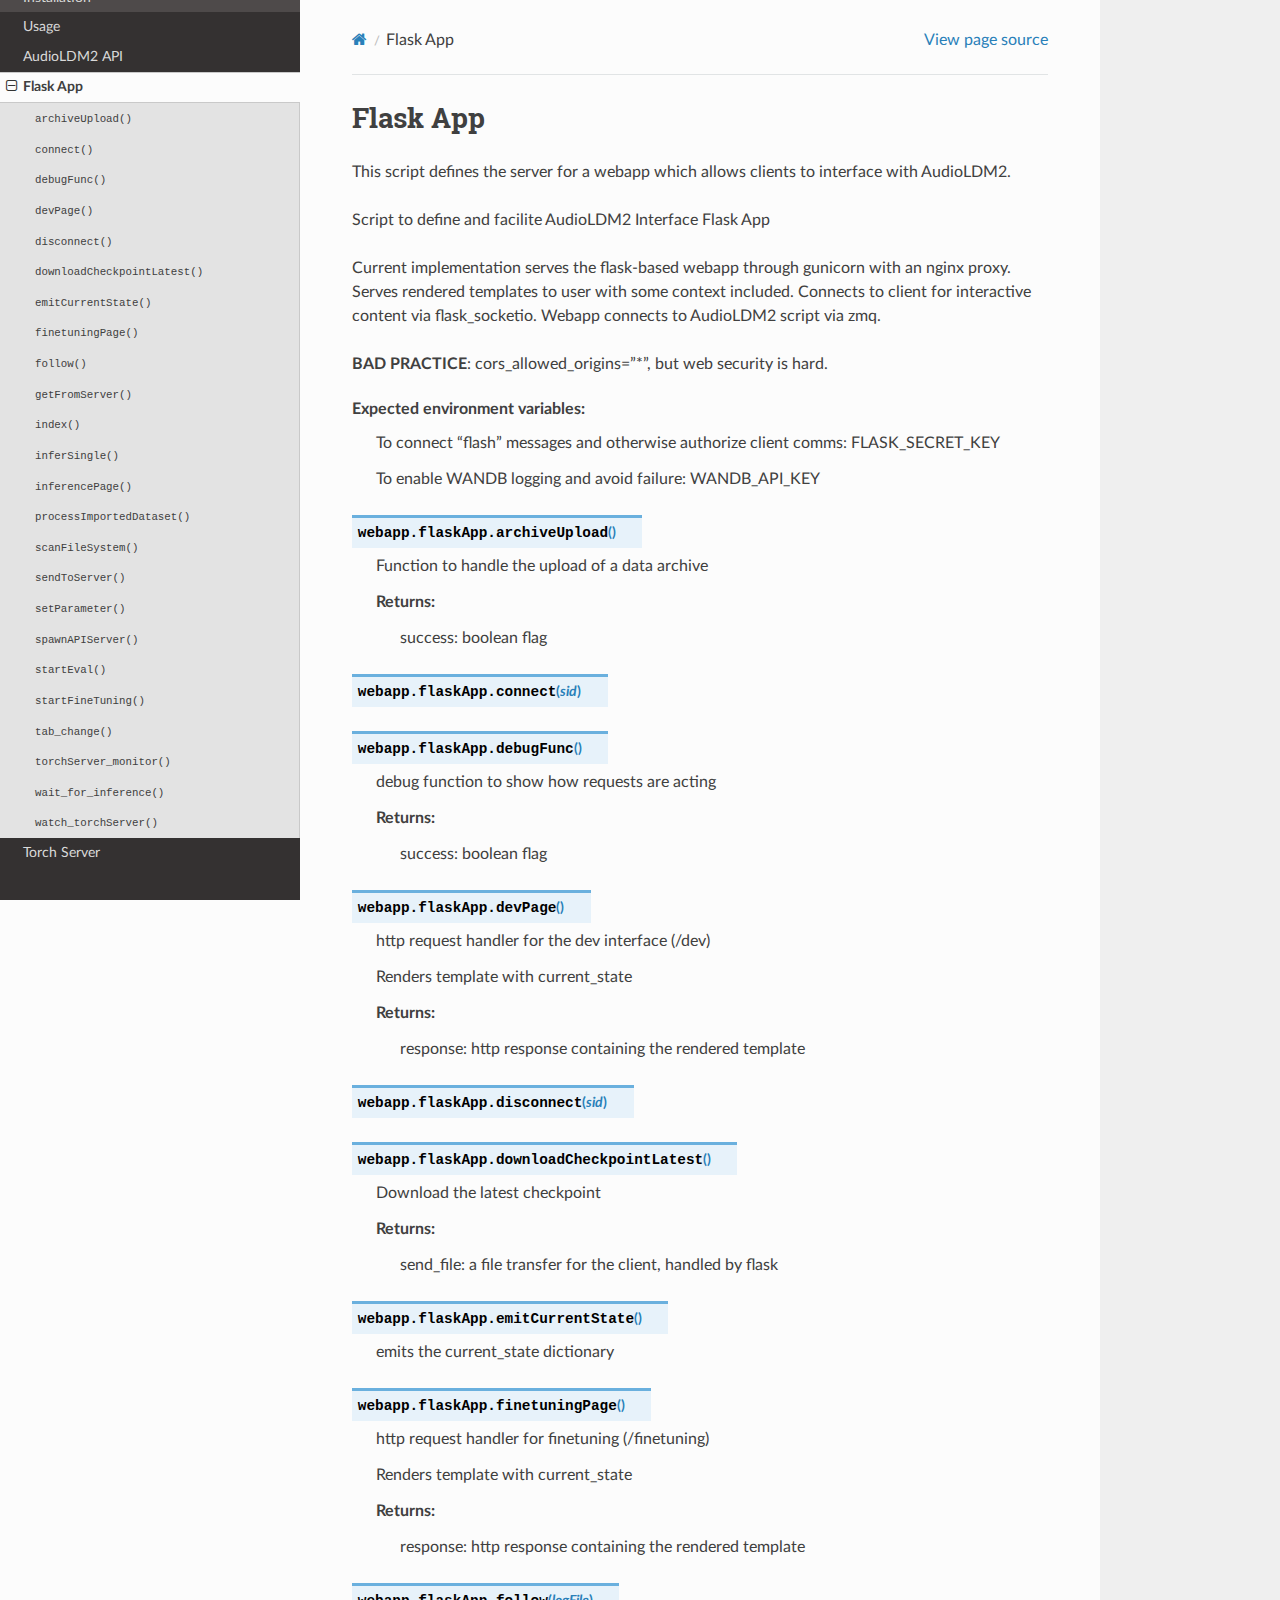
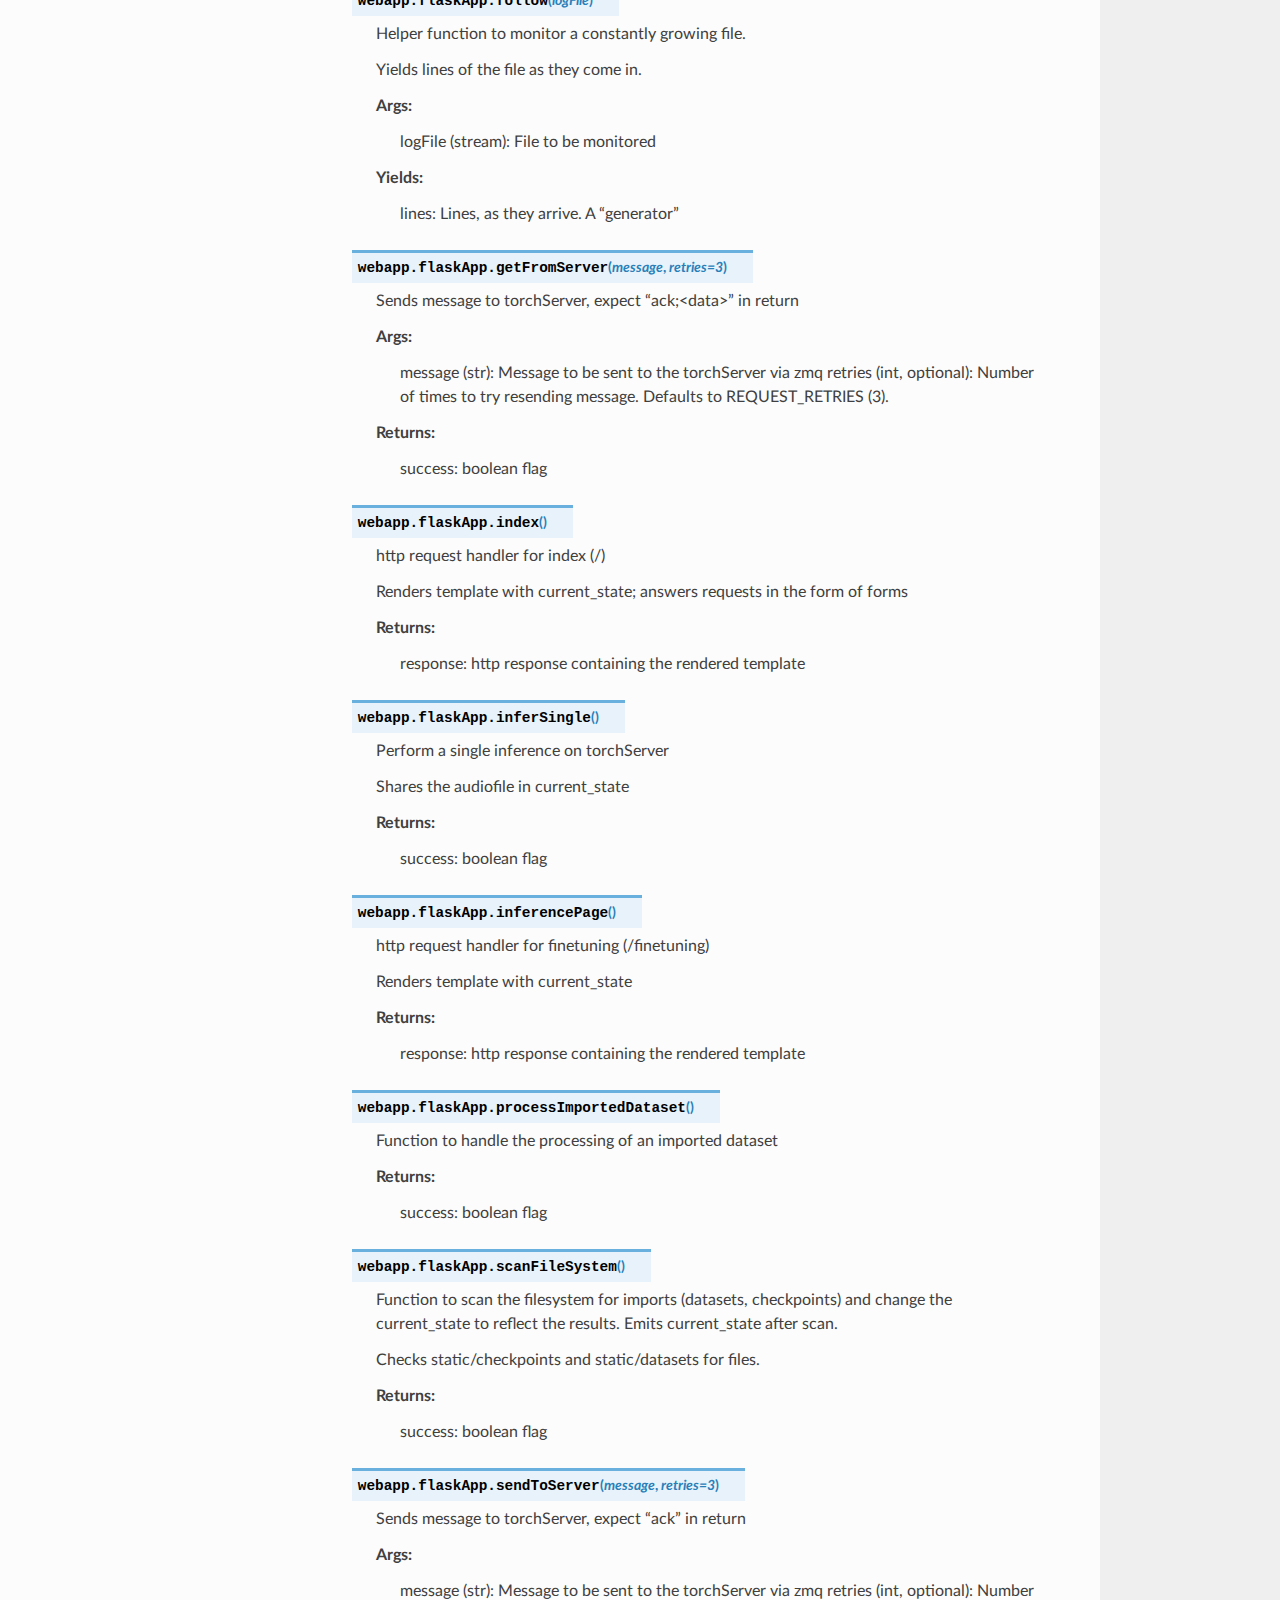
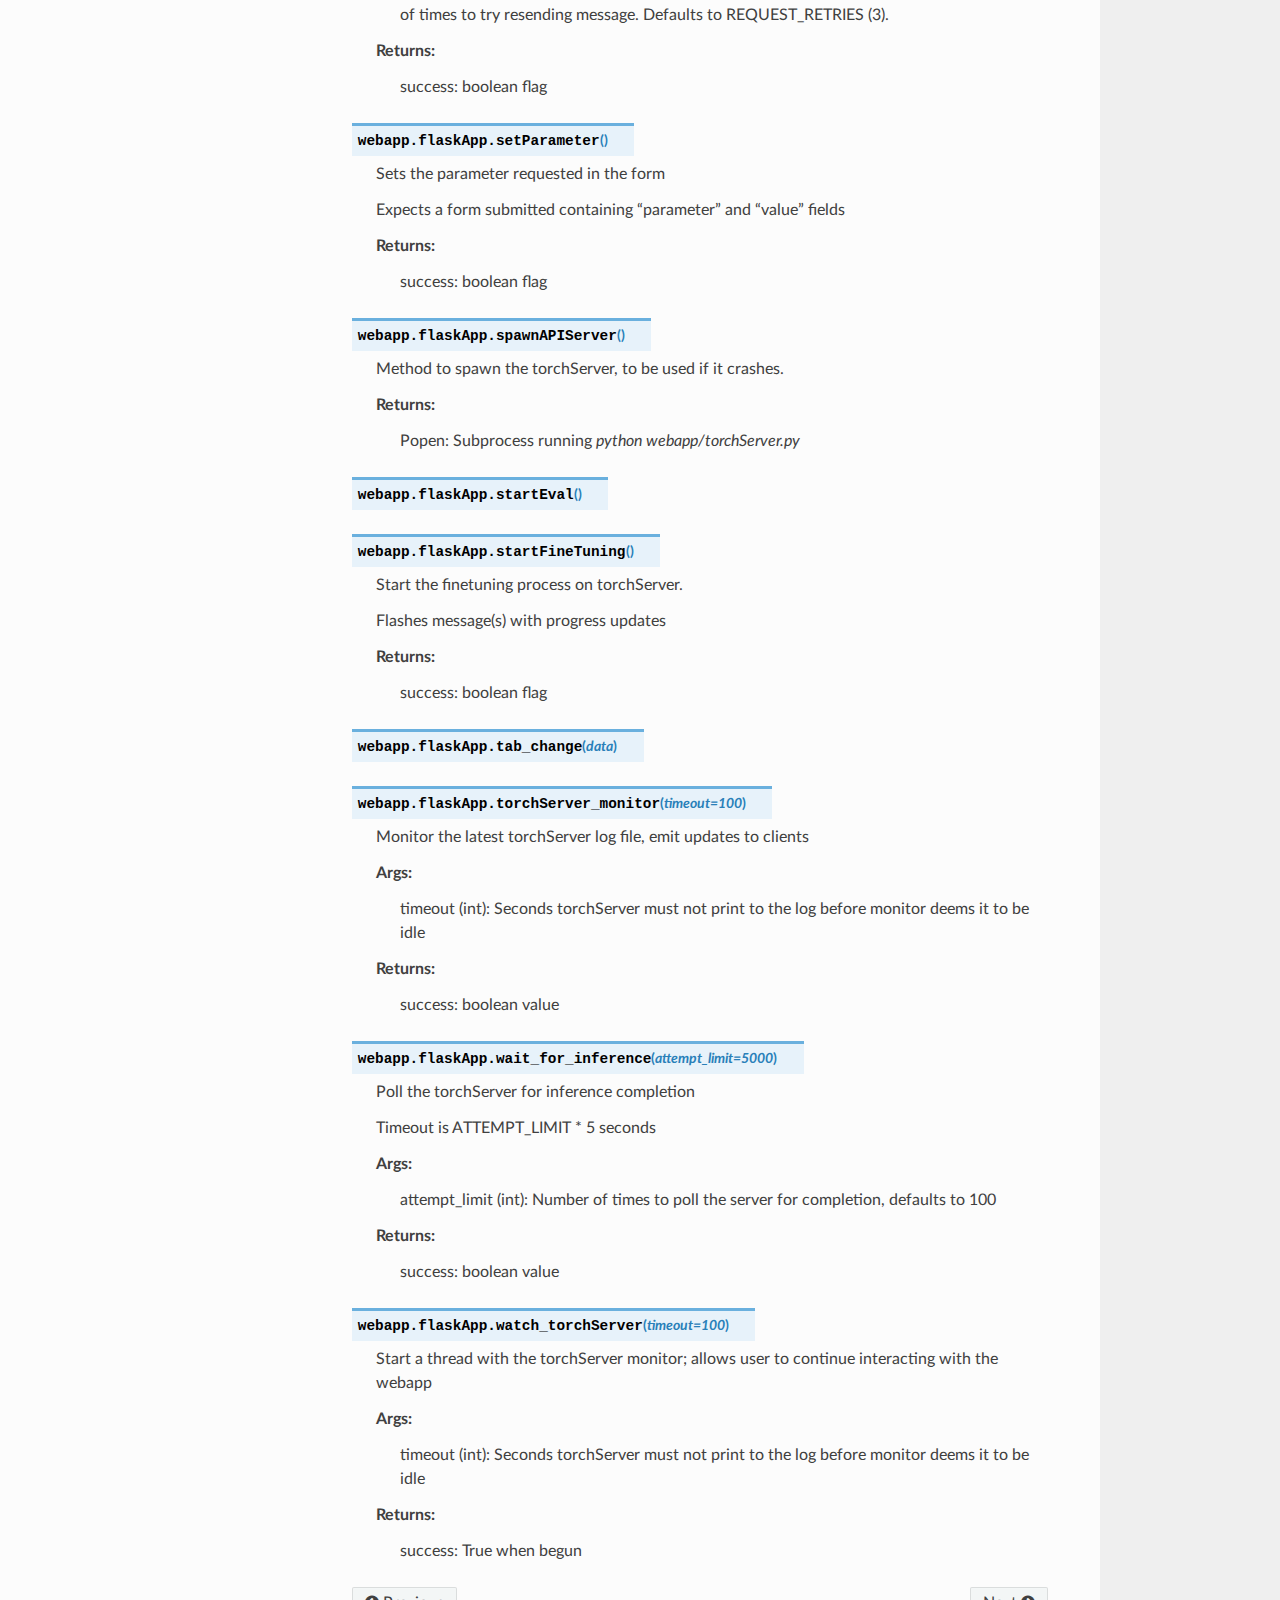
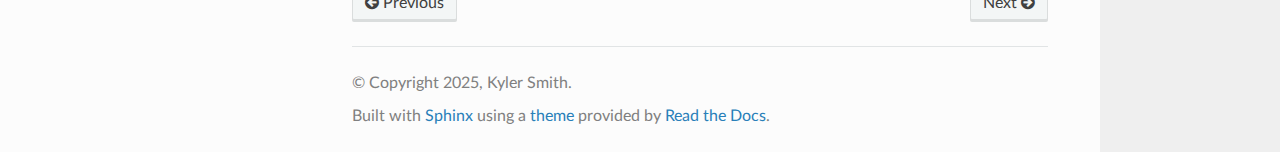
<file: docs/html/flaskApp.html>
<!DOCTYPE html>
<html class="writer-html5" lang="en" data-content_root="./">
<head>
  <meta charset="utf-8" /><meta name="viewport" content="width=device-width, initial-scale=1" />

  <meta name="viewport" content="width=device-width, initial-scale=1.0" />
  <title>Flask App &mdash; AudioLDM2 Pipeline 1.8 documentation</title>
      <link rel="stylesheet" type="text/css" href="_static/pygments.css?v=80d5e7a1" />
      <link rel="stylesheet" type="text/css" href="_static/css/theme.css?v=e59714d7" />

  
    <link rel="shortcut icon" href="_static/favicon.png"/>
      <script src="_static/jquery.js?v=5d32c60e"></script>
      <script src="_static/_sphinx_javascript_frameworks_compat.js?v=2cd50e6c"></script>
      <script src="_static/documentation_options.js?v=d13700ae"></script>
      <script src="_static/doctools.js?v=9bcbadda"></script>
      <script src="_static/sphinx_highlight.js?v=dc90522c"></script>
    <script src="_static/js/theme.js"></script>
    <link rel="index" title="Index" href="genindex.html" />
    <link rel="search" title="Search" href="search.html" />
    <link rel="next" title="Torch Server" href="torchServer.html" />
    <link rel="prev" title="AudioLDM2 API" href="audioldm2_api.html" /> 
</head>

<body class="wy-body-for-nav"> 
  <div class="wy-grid-for-nav">
    <nav data-toggle="wy-nav-shift" class="wy-nav-side">
      <div class="wy-side-scroll">
        <div class="wy-side-nav-search" >

          
          
          <a href="index.html" class="icon icon-home">
            AudioLDM2 Pipeline
          </a>
<div role="search">
  <form id="rtd-search-form" class="wy-form" action="search.html" method="get">
    <input type="text" name="q" placeholder="Search docs" aria-label="Search docs" />
    <input type="hidden" name="check_keywords" value="yes" />
    <input type="hidden" name="area" value="default" />
  </form>
</div>
        </div><div class="wy-menu wy-menu-vertical" data-spy="affix" role="navigation" aria-label="Navigation menu">
              <p class="caption" role="heading"><span class="caption-text">Contents:</span></p>
<ul class="current">
<li class="toctree-l1"><a class="reference internal" href="installation.html">Installation</a></li>
<li class="toctree-l1"><a class="reference internal" href="usage.html">Usage</a></li>
<li class="toctree-l1"><a class="reference internal" href="audioldm2_api.html">AudioLDM2 API</a></li>
<li class="toctree-l1 current"><a class="current reference internal" href="#">Flask App</a><ul>
<li class="toctree-l2"><a class="reference internal" href="#webapp.flaskApp.archiveUpload"><code class="docutils literal notranslate"><span class="pre">archiveUpload()</span></code></a></li>
<li class="toctree-l2"><a class="reference internal" href="#webapp.flaskApp.connect"><code class="docutils literal notranslate"><span class="pre">connect()</span></code></a></li>
<li class="toctree-l2"><a class="reference internal" href="#webapp.flaskApp.debugFunc"><code class="docutils literal notranslate"><span class="pre">debugFunc()</span></code></a></li>
<li class="toctree-l2"><a class="reference internal" href="#webapp.flaskApp.devPage"><code class="docutils literal notranslate"><span class="pre">devPage()</span></code></a></li>
<li class="toctree-l2"><a class="reference internal" href="#webapp.flaskApp.disconnect"><code class="docutils literal notranslate"><span class="pre">disconnect()</span></code></a></li>
<li class="toctree-l2"><a class="reference internal" href="#webapp.flaskApp.downloadCheckpointLatest"><code class="docutils literal notranslate"><span class="pre">downloadCheckpointLatest()</span></code></a></li>
<li class="toctree-l2"><a class="reference internal" href="#webapp.flaskApp.emitCurrentState"><code class="docutils literal notranslate"><span class="pre">emitCurrentState()</span></code></a></li>
<li class="toctree-l2"><a class="reference internal" href="#webapp.flaskApp.finetuningPage"><code class="docutils literal notranslate"><span class="pre">finetuningPage()</span></code></a></li>
<li class="toctree-l2"><a class="reference internal" href="#webapp.flaskApp.follow"><code class="docutils literal notranslate"><span class="pre">follow()</span></code></a></li>
<li class="toctree-l2"><a class="reference internal" href="#webapp.flaskApp.getFromServer"><code class="docutils literal notranslate"><span class="pre">getFromServer()</span></code></a></li>
<li class="toctree-l2"><a class="reference internal" href="#webapp.flaskApp.index"><code class="docutils literal notranslate"><span class="pre">index()</span></code></a></li>
<li class="toctree-l2"><a class="reference internal" href="#webapp.flaskApp.inferSingle"><code class="docutils literal notranslate"><span class="pre">inferSingle()</span></code></a></li>
<li class="toctree-l2"><a class="reference internal" href="#webapp.flaskApp.inferencePage"><code class="docutils literal notranslate"><span class="pre">inferencePage()</span></code></a></li>
<li class="toctree-l2"><a class="reference internal" href="#webapp.flaskApp.processImportedDataset"><code class="docutils literal notranslate"><span class="pre">processImportedDataset()</span></code></a></li>
<li class="toctree-l2"><a class="reference internal" href="#webapp.flaskApp.scanFileSystem"><code class="docutils literal notranslate"><span class="pre">scanFileSystem()</span></code></a></li>
<li class="toctree-l2"><a class="reference internal" href="#webapp.flaskApp.sendToServer"><code class="docutils literal notranslate"><span class="pre">sendToServer()</span></code></a></li>
<li class="toctree-l2"><a class="reference internal" href="#webapp.flaskApp.setParameter"><code class="docutils literal notranslate"><span class="pre">setParameter()</span></code></a></li>
<li class="toctree-l2"><a class="reference internal" href="#webapp.flaskApp.spawnAPIServer"><code class="docutils literal notranslate"><span class="pre">spawnAPIServer()</span></code></a></li>
<li class="toctree-l2"><a class="reference internal" href="#webapp.flaskApp.startEval"><code class="docutils literal notranslate"><span class="pre">startEval()</span></code></a></li>
<li class="toctree-l2"><a class="reference internal" href="#webapp.flaskApp.startFineTuning"><code class="docutils literal notranslate"><span class="pre">startFineTuning()</span></code></a></li>
<li class="toctree-l2"><a class="reference internal" href="#webapp.flaskApp.tab_change"><code class="docutils literal notranslate"><span class="pre">tab_change()</span></code></a></li>
<li class="toctree-l2"><a class="reference internal" href="#webapp.flaskApp.torchServer_monitor"><code class="docutils literal notranslate"><span class="pre">torchServer_monitor()</span></code></a></li>
<li class="toctree-l2"><a class="reference internal" href="#webapp.flaskApp.wait_for_inference"><code class="docutils literal notranslate"><span class="pre">wait_for_inference()</span></code></a></li>
<li class="toctree-l2"><a class="reference internal" href="#webapp.flaskApp.watch_torchServer"><code class="docutils literal notranslate"><span class="pre">watch_torchServer()</span></code></a></li>
</ul>
</li>
<li class="toctree-l1"><a class="reference internal" href="torchServer.html">Torch Server</a></li>
</ul>

        </div>
      </div>
    </nav>

    <section data-toggle="wy-nav-shift" class="wy-nav-content-wrap"><nav class="wy-nav-top" aria-label="Mobile navigation menu" >
          <i data-toggle="wy-nav-top" class="fa fa-bars"></i>
          <a href="index.html">AudioLDM2 Pipeline</a>
      </nav>

      <div class="wy-nav-content">
        <div class="rst-content">
          <div role="navigation" aria-label="Page navigation">
  <ul class="wy-breadcrumbs">
      <li><a href="index.html" class="icon icon-home" aria-label="Home"></a></li>
      <li class="breadcrumb-item active">Flask App</li>
      <li class="wy-breadcrumbs-aside">
            <a href="_sources/flaskApp.rst.txt" rel="nofollow"> View page source</a>
      </li>
  </ul>
  <hr/>
</div>
          <div role="main" class="document" itemscope="itemscope" itemtype="http://schema.org/Article">
           <div itemprop="articleBody">
             
  <section id="flask-app">
<h1>Flask App<a class="headerlink" href="#flask-app" title="Link to this heading"></a></h1>
<p>This script defines the server for a webapp which allows clients to interface with AudioLDM2.</p>
<p id="module-webapp.flaskApp">Script to define and facilite AudioLDM2 Interface Flask App</p>
<p>Current implementation serves the flask-based webapp through
gunicorn with an nginx proxy.
Serves rendered templates to user with some context included.
Connects to client for interactive content via flask_socketio.
Webapp connects to AudioLDM2 script via zmq.</p>
<p><strong>BAD PRACTICE</strong>: cors_allowed_origins=”*”, but web security
is hard.</p>
<dl>
<dt>Expected environment variables:</dt><dd><p>To connect “flash” messages and otherwise authorize client comms:
FLASK_SECRET_KEY</p>
<p>To enable WANDB logging and avoid failure:
WANDB_API_KEY</p>
</dd>
</dl>
<dl class="py function">
<dt class="sig sig-object py" id="webapp.flaskApp.archiveUpload">
<span class="sig-prename descclassname"><span class="pre">webapp.flaskApp.</span></span><span class="sig-name descname"><span class="pre">archiveUpload</span></span><span class="sig-paren">(</span><span class="sig-paren">)</span><a class="headerlink" href="#webapp.flaskApp.archiveUpload" title="Link to this definition"></a></dt>
<dd><p>Function to handle the upload of a data archive</p>
<dl class="simple">
<dt>Returns:</dt><dd><p>success: boolean flag</p>
</dd>
</dl>
</dd></dl>

<dl class="py function">
<dt class="sig sig-object py" id="webapp.flaskApp.connect">
<span class="sig-prename descclassname"><span class="pre">webapp.flaskApp.</span></span><span class="sig-name descname"><span class="pre">connect</span></span><span class="sig-paren">(</span><em class="sig-param"><span class="n"><span class="pre">sid</span></span></em><span class="sig-paren">)</span><a class="headerlink" href="#webapp.flaskApp.connect" title="Link to this definition"></a></dt>
<dd></dd></dl>

<dl class="py function">
<dt class="sig sig-object py" id="webapp.flaskApp.debugFunc">
<span class="sig-prename descclassname"><span class="pre">webapp.flaskApp.</span></span><span class="sig-name descname"><span class="pre">debugFunc</span></span><span class="sig-paren">(</span><span class="sig-paren">)</span><a class="headerlink" href="#webapp.flaskApp.debugFunc" title="Link to this definition"></a></dt>
<dd><p>debug function to show how requests are acting</p>
<dl class="simple">
<dt>Returns:</dt><dd><p>success: boolean flag</p>
</dd>
</dl>
</dd></dl>

<dl class="py function">
<dt class="sig sig-object py" id="webapp.flaskApp.devPage">
<span class="sig-prename descclassname"><span class="pre">webapp.flaskApp.</span></span><span class="sig-name descname"><span class="pre">devPage</span></span><span class="sig-paren">(</span><span class="sig-paren">)</span><a class="headerlink" href="#webapp.flaskApp.devPage" title="Link to this definition"></a></dt>
<dd><p>http request handler for the dev interface (/dev)</p>
<p>Renders template with current_state</p>
<dl class="simple">
<dt>Returns:</dt><dd><p>response: http response containing the rendered template</p>
</dd>
</dl>
</dd></dl>

<dl class="py function">
<dt class="sig sig-object py" id="webapp.flaskApp.disconnect">
<span class="sig-prename descclassname"><span class="pre">webapp.flaskApp.</span></span><span class="sig-name descname"><span class="pre">disconnect</span></span><span class="sig-paren">(</span><em class="sig-param"><span class="n"><span class="pre">sid</span></span></em><span class="sig-paren">)</span><a class="headerlink" href="#webapp.flaskApp.disconnect" title="Link to this definition"></a></dt>
<dd></dd></dl>

<dl class="py function">
<dt class="sig sig-object py" id="webapp.flaskApp.downloadCheckpointLatest">
<span class="sig-prename descclassname"><span class="pre">webapp.flaskApp.</span></span><span class="sig-name descname"><span class="pre">downloadCheckpointLatest</span></span><span class="sig-paren">(</span><span class="sig-paren">)</span><a class="headerlink" href="#webapp.flaskApp.downloadCheckpointLatest" title="Link to this definition"></a></dt>
<dd><p>Download the latest checkpoint</p>
<dl class="simple">
<dt>Returns:</dt><dd><p>send_file: a file transfer for the client, handled by flask</p>
</dd>
</dl>
</dd></dl>

<dl class="py function">
<dt class="sig sig-object py" id="webapp.flaskApp.emitCurrentState">
<span class="sig-prename descclassname"><span class="pre">webapp.flaskApp.</span></span><span class="sig-name descname"><span class="pre">emitCurrentState</span></span><span class="sig-paren">(</span><span class="sig-paren">)</span><a class="headerlink" href="#webapp.flaskApp.emitCurrentState" title="Link to this definition"></a></dt>
<dd><p>emits the current_state dictionary</p>
</dd></dl>

<dl class="py function">
<dt class="sig sig-object py" id="webapp.flaskApp.finetuningPage">
<span class="sig-prename descclassname"><span class="pre">webapp.flaskApp.</span></span><span class="sig-name descname"><span class="pre">finetuningPage</span></span><span class="sig-paren">(</span><span class="sig-paren">)</span><a class="headerlink" href="#webapp.flaskApp.finetuningPage" title="Link to this definition"></a></dt>
<dd><p>http request handler for finetuning (/finetuning)</p>
<p>Renders template with current_state</p>
<dl class="simple">
<dt>Returns:</dt><dd><p>response: http response containing the rendered template</p>
</dd>
</dl>
</dd></dl>

<dl class="py function">
<dt class="sig sig-object py" id="webapp.flaskApp.follow">
<span class="sig-prename descclassname"><span class="pre">webapp.flaskApp.</span></span><span class="sig-name descname"><span class="pre">follow</span></span><span class="sig-paren">(</span><em class="sig-param"><span class="n"><span class="pre">logFile</span></span></em><span class="sig-paren">)</span><a class="headerlink" href="#webapp.flaskApp.follow" title="Link to this definition"></a></dt>
<dd><p>Helper function to monitor a constantly growing file.</p>
<p>Yields lines of the file as they come in.</p>
<dl class="simple">
<dt>Args:</dt><dd><p>logFile (stream): File to be monitored</p>
</dd>
<dt>Yields:</dt><dd><p>lines: Lines, as they arrive. A “generator”</p>
</dd>
</dl>
</dd></dl>

<dl class="py function">
<dt class="sig sig-object py" id="webapp.flaskApp.getFromServer">
<span class="sig-prename descclassname"><span class="pre">webapp.flaskApp.</span></span><span class="sig-name descname"><span class="pre">getFromServer</span></span><span class="sig-paren">(</span><em class="sig-param"><span class="n"><span class="pre">message</span></span></em>, <em class="sig-param"><span class="n"><span class="pre">retries</span></span><span class="o"><span class="pre">=</span></span><span class="default_value"><span class="pre">3</span></span></em><span class="sig-paren">)</span><a class="headerlink" href="#webapp.flaskApp.getFromServer" title="Link to this definition"></a></dt>
<dd><p>Sends message to torchServer, expect “ack;&lt;data&gt;” in return</p>
<dl class="simple">
<dt>Args:</dt><dd><p>message (str): Message to be sent to the torchServer via zmq
retries (int, optional): Number of times to try resending message. Defaults to REQUEST_RETRIES (3).</p>
</dd>
<dt>Returns:</dt><dd><p>success: boolean flag</p>
</dd>
</dl>
</dd></dl>

<dl class="py function">
<dt class="sig sig-object py" id="webapp.flaskApp.index">
<span class="sig-prename descclassname"><span class="pre">webapp.flaskApp.</span></span><span class="sig-name descname"><span class="pre">index</span></span><span class="sig-paren">(</span><span class="sig-paren">)</span><a class="headerlink" href="#webapp.flaskApp.index" title="Link to this definition"></a></dt>
<dd><p>http request handler for index (/)</p>
<p>Renders template with current_state; answers requests in the form of forms</p>
<dl class="simple">
<dt>Returns:</dt><dd><p>response: http response containing the rendered template</p>
</dd>
</dl>
</dd></dl>

<dl class="py function">
<dt class="sig sig-object py" id="webapp.flaskApp.inferSingle">
<span class="sig-prename descclassname"><span class="pre">webapp.flaskApp.</span></span><span class="sig-name descname"><span class="pre">inferSingle</span></span><span class="sig-paren">(</span><span class="sig-paren">)</span><a class="headerlink" href="#webapp.flaskApp.inferSingle" title="Link to this definition"></a></dt>
<dd><p>Perform a single inference on torchServer</p>
<p>Shares the audiofile in current_state</p>
<dl class="simple">
<dt>Returns:</dt><dd><p>success: boolean flag</p>
</dd>
</dl>
</dd></dl>

<dl class="py function">
<dt class="sig sig-object py" id="webapp.flaskApp.inferencePage">
<span class="sig-prename descclassname"><span class="pre">webapp.flaskApp.</span></span><span class="sig-name descname"><span class="pre">inferencePage</span></span><span class="sig-paren">(</span><span class="sig-paren">)</span><a class="headerlink" href="#webapp.flaskApp.inferencePage" title="Link to this definition"></a></dt>
<dd><p>http request handler for finetuning (/finetuning)</p>
<p>Renders template with current_state</p>
<dl class="simple">
<dt>Returns:</dt><dd><p>response: http response containing the rendered template</p>
</dd>
</dl>
</dd></dl>

<dl class="py function">
<dt class="sig sig-object py" id="webapp.flaskApp.processImportedDataset">
<span class="sig-prename descclassname"><span class="pre">webapp.flaskApp.</span></span><span class="sig-name descname"><span class="pre">processImportedDataset</span></span><span class="sig-paren">(</span><span class="sig-paren">)</span><a class="headerlink" href="#webapp.flaskApp.processImportedDataset" title="Link to this definition"></a></dt>
<dd><p>Function to handle the processing of an imported dataset</p>
<dl class="simple">
<dt>Returns:</dt><dd><p>success: boolean flag</p>
</dd>
</dl>
</dd></dl>

<dl class="py function">
<dt class="sig sig-object py" id="webapp.flaskApp.scanFileSystem">
<span class="sig-prename descclassname"><span class="pre">webapp.flaskApp.</span></span><span class="sig-name descname"><span class="pre">scanFileSystem</span></span><span class="sig-paren">(</span><span class="sig-paren">)</span><a class="headerlink" href="#webapp.flaskApp.scanFileSystem" title="Link to this definition"></a></dt>
<dd><p>Function to scan the filesystem for imports (datasets, checkpoints) and
change the current_state to reflect the results.
Emits current_state after scan.</p>
<p>Checks static/checkpoints and static/datasets for files.</p>
<dl class="simple">
<dt>Returns:</dt><dd><p>success: boolean flag</p>
</dd>
</dl>
</dd></dl>

<dl class="py function">
<dt class="sig sig-object py" id="webapp.flaskApp.sendToServer">
<span class="sig-prename descclassname"><span class="pre">webapp.flaskApp.</span></span><span class="sig-name descname"><span class="pre">sendToServer</span></span><span class="sig-paren">(</span><em class="sig-param"><span class="n"><span class="pre">message</span></span></em>, <em class="sig-param"><span class="n"><span class="pre">retries</span></span><span class="o"><span class="pre">=</span></span><span class="default_value"><span class="pre">3</span></span></em><span class="sig-paren">)</span><a class="headerlink" href="#webapp.flaskApp.sendToServer" title="Link to this definition"></a></dt>
<dd><p>Sends message to torchServer, expect “ack” in return</p>
<dl class="simple">
<dt>Args:</dt><dd><p>message (str): Message to be sent to the torchServer via zmq
retries (int, optional): Number of times to try resending message. Defaults to REQUEST_RETRIES (3).</p>
</dd>
<dt>Returns:</dt><dd><p>success: boolean flag</p>
</dd>
</dl>
</dd></dl>

<dl class="py function">
<dt class="sig sig-object py" id="webapp.flaskApp.setParameter">
<span class="sig-prename descclassname"><span class="pre">webapp.flaskApp.</span></span><span class="sig-name descname"><span class="pre">setParameter</span></span><span class="sig-paren">(</span><span class="sig-paren">)</span><a class="headerlink" href="#webapp.flaskApp.setParameter" title="Link to this definition"></a></dt>
<dd><p>Sets the parameter requested in the form</p>
<p>Expects a form submitted containing “parameter” and “value” fields</p>
<dl class="simple">
<dt>Returns:</dt><dd><p>success: boolean flag</p>
</dd>
</dl>
</dd></dl>

<dl class="py function">
<dt class="sig sig-object py" id="webapp.flaskApp.spawnAPIServer">
<span class="sig-prename descclassname"><span class="pre">webapp.flaskApp.</span></span><span class="sig-name descname"><span class="pre">spawnAPIServer</span></span><span class="sig-paren">(</span><span class="sig-paren">)</span><a class="headerlink" href="#webapp.flaskApp.spawnAPIServer" title="Link to this definition"></a></dt>
<dd><p>Method to spawn the torchServer, to be used if it crashes.</p>
<dl class="simple">
<dt>Returns:</dt><dd><p>Popen: Subprocess running <cite>python webapp/torchServer.py</cite></p>
</dd>
</dl>
</dd></dl>

<dl class="py function">
<dt class="sig sig-object py" id="webapp.flaskApp.startEval">
<span class="sig-prename descclassname"><span class="pre">webapp.flaskApp.</span></span><span class="sig-name descname"><span class="pre">startEval</span></span><span class="sig-paren">(</span><span class="sig-paren">)</span><a class="headerlink" href="#webapp.flaskApp.startEval" title="Link to this definition"></a></dt>
<dd></dd></dl>

<dl class="py function">
<dt class="sig sig-object py" id="webapp.flaskApp.startFineTuning">
<span class="sig-prename descclassname"><span class="pre">webapp.flaskApp.</span></span><span class="sig-name descname"><span class="pre">startFineTuning</span></span><span class="sig-paren">(</span><span class="sig-paren">)</span><a class="headerlink" href="#webapp.flaskApp.startFineTuning" title="Link to this definition"></a></dt>
<dd><p>Start the finetuning process on torchServer.</p>
<p>Flashes message(s) with progress updates</p>
<dl class="simple">
<dt>Returns:</dt><dd><p>success: boolean flag</p>
</dd>
</dl>
</dd></dl>

<dl class="py function">
<dt class="sig sig-object py" id="webapp.flaskApp.tab_change">
<span class="sig-prename descclassname"><span class="pre">webapp.flaskApp.</span></span><span class="sig-name descname"><span class="pre">tab_change</span></span><span class="sig-paren">(</span><em class="sig-param"><span class="n"><span class="pre">data</span></span></em><span class="sig-paren">)</span><a class="headerlink" href="#webapp.flaskApp.tab_change" title="Link to this definition"></a></dt>
<dd></dd></dl>

<dl class="py function">
<dt class="sig sig-object py" id="webapp.flaskApp.torchServer_monitor">
<span class="sig-prename descclassname"><span class="pre">webapp.flaskApp.</span></span><span class="sig-name descname"><span class="pre">torchServer_monitor</span></span><span class="sig-paren">(</span><em class="sig-param"><span class="n"><span class="pre">timeout</span></span><span class="o"><span class="pre">=</span></span><span class="default_value"><span class="pre">100</span></span></em><span class="sig-paren">)</span><a class="headerlink" href="#webapp.flaskApp.torchServer_monitor" title="Link to this definition"></a></dt>
<dd><p>Monitor the latest torchServer log file, emit updates to clients</p>
<dl class="simple">
<dt>Args:</dt><dd><p>timeout (int): Seconds torchServer must not print to the log before monitor deems it to be idle</p>
</dd>
<dt>Returns:</dt><dd><p>success: boolean value</p>
</dd>
</dl>
</dd></dl>

<dl class="py function">
<dt class="sig sig-object py" id="webapp.flaskApp.wait_for_inference">
<span class="sig-prename descclassname"><span class="pre">webapp.flaskApp.</span></span><span class="sig-name descname"><span class="pre">wait_for_inference</span></span><span class="sig-paren">(</span><em class="sig-param"><span class="n"><span class="pre">attempt_limit</span></span><span class="o"><span class="pre">=</span></span><span class="default_value"><span class="pre">5000</span></span></em><span class="sig-paren">)</span><a class="headerlink" href="#webapp.flaskApp.wait_for_inference" title="Link to this definition"></a></dt>
<dd><p>Poll the torchServer for inference completion</p>
<p>Timeout is ATTEMPT_LIMIT * 5 seconds</p>
<dl class="simple">
<dt>Args:</dt><dd><p>attempt_limit (int): Number of times to poll the server for completion, defaults to 100</p>
</dd>
<dt>Returns:</dt><dd><p>success: boolean value</p>
</dd>
</dl>
</dd></dl>

<dl class="py function">
<dt class="sig sig-object py" id="webapp.flaskApp.watch_torchServer">
<span class="sig-prename descclassname"><span class="pre">webapp.flaskApp.</span></span><span class="sig-name descname"><span class="pre">watch_torchServer</span></span><span class="sig-paren">(</span><em class="sig-param"><span class="n"><span class="pre">timeout</span></span><span class="o"><span class="pre">=</span></span><span class="default_value"><span class="pre">100</span></span></em><span class="sig-paren">)</span><a class="headerlink" href="#webapp.flaskApp.watch_torchServer" title="Link to this definition"></a></dt>
<dd><p>Start a thread with the torchServer monitor;
allows user to continue interacting with the webapp</p>
<dl class="simple">
<dt>Args:</dt><dd><p>timeout (int): Seconds torchServer must not print to the log before monitor deems it to be idle</p>
</dd>
<dt>Returns:</dt><dd><p>success: True when begun</p>
</dd>
</dl>
</dd></dl>

</section>


           </div>
          </div>
          <footer><div class="rst-footer-buttons" role="navigation" aria-label="Footer">
        <a href="audioldm2_api.html" class="btn btn-neutral float-left" title="AudioLDM2 API" accesskey="p" rel="prev"><span class="fa fa-arrow-circle-left" aria-hidden="true"></span> Previous</a>
        <a href="torchServer.html" class="btn btn-neutral float-right" title="Torch Server" accesskey="n" rel="next">Next <span class="fa fa-arrow-circle-right" aria-hidden="true"></span></a>
    </div>

  <hr/>

  <div role="contentinfo">
    <p>&#169; Copyright 2025, Kyler Smith.</p>
  </div>

  Built with <a href="https://www.sphinx-doc.org/">Sphinx</a> using a
    <a href="https://github.com/readthedocs/sphinx_rtd_theme">theme</a>
    provided by <a href="https://readthedocs.org">Read the Docs</a>.
   

</footer>
        </div>
      </div>
    </section>
  </div>
  <script>
      jQuery(function () {
          SphinxRtdTheme.Navigation.enable(true);
      });
  </script> 

</body>
</html>
</file>
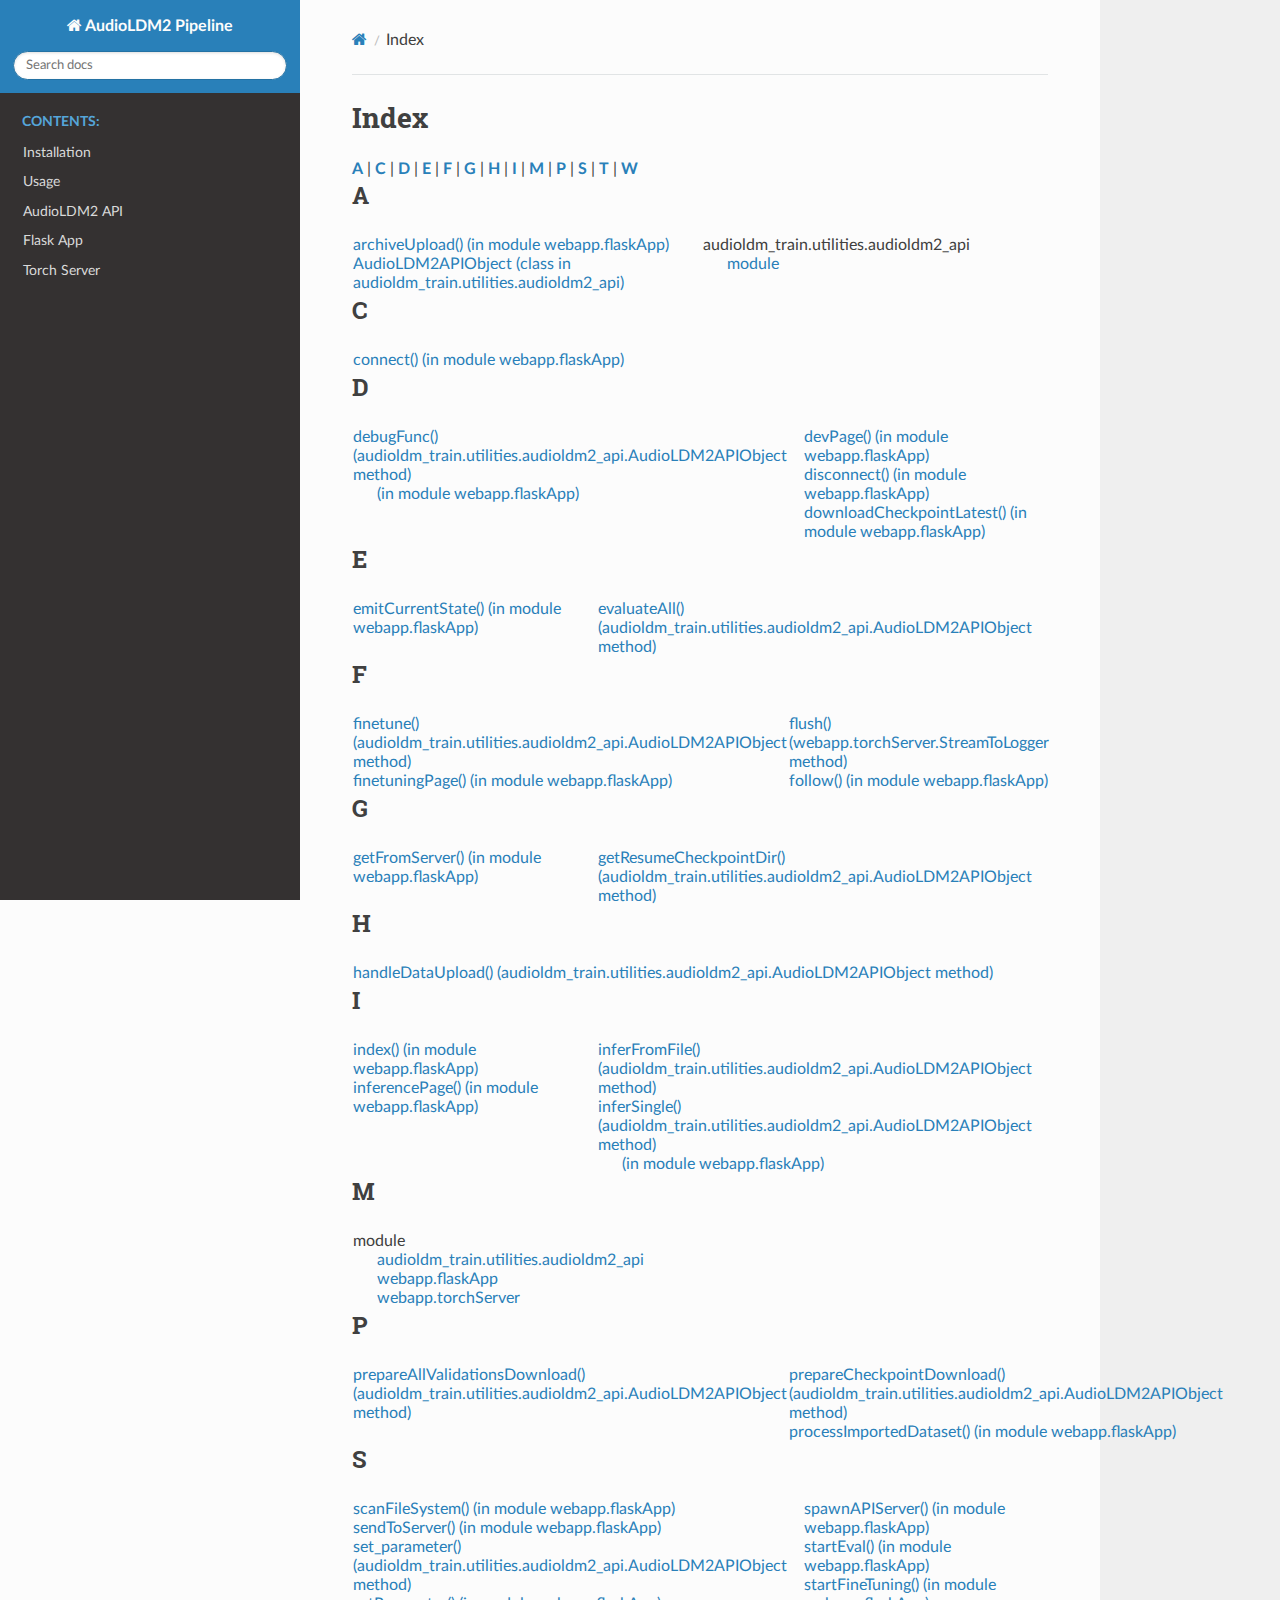
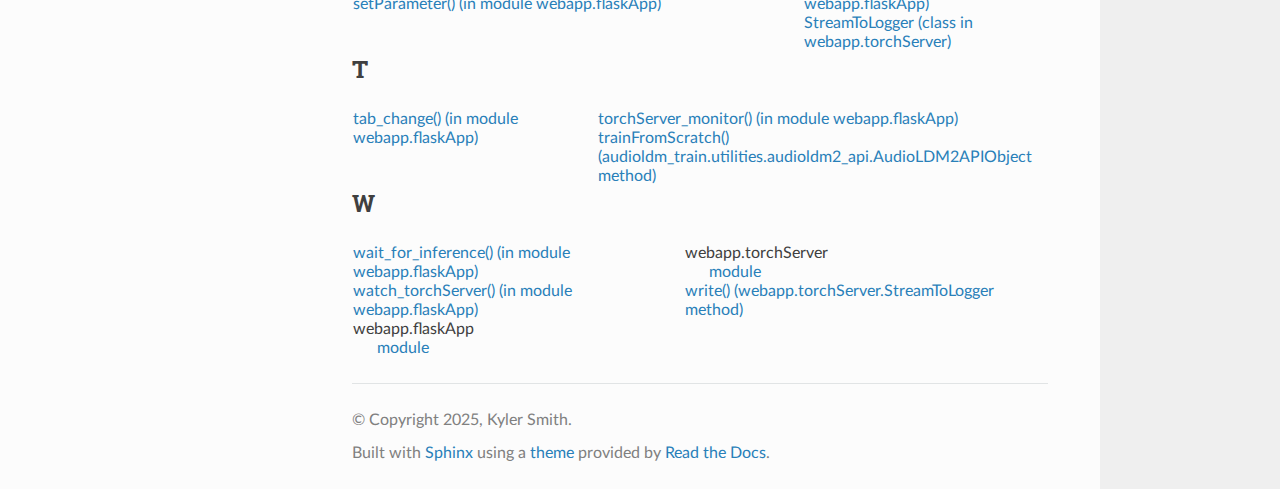
<file: docs/html/genindex.html>
<!DOCTYPE html>
<html class="writer-html5" lang="en" data-content_root="./">
<head>
  <meta charset="utf-8" />
  <meta name="viewport" content="width=device-width, initial-scale=1.0" />
  <title>Index &mdash; AudioLDM2 Pipeline 1.8 documentation</title>
      <link rel="stylesheet" type="text/css" href="_static/pygments.css?v=80d5e7a1" />
      <link rel="stylesheet" type="text/css" href="_static/css/theme.css?v=e59714d7" />

  
    <link rel="shortcut icon" href="_static/favicon.png"/>
      <script src="_static/jquery.js?v=5d32c60e"></script>
      <script src="_static/_sphinx_javascript_frameworks_compat.js?v=2cd50e6c"></script>
      <script src="_static/documentation_options.js?v=d13700ae"></script>
      <script src="_static/doctools.js?v=9bcbadda"></script>
      <script src="_static/sphinx_highlight.js?v=dc90522c"></script>
    <script src="_static/js/theme.js"></script>
    <link rel="index" title="Index" href="#" />
    <link rel="search" title="Search" href="search.html" /> 
</head>

<body class="wy-body-for-nav"> 
  <div class="wy-grid-for-nav">
    <nav data-toggle="wy-nav-shift" class="wy-nav-side">
      <div class="wy-side-scroll">
        <div class="wy-side-nav-search" >

          
          
          <a href="index.html" class="icon icon-home">
            AudioLDM2 Pipeline
          </a>
<div role="search">
  <form id="rtd-search-form" class="wy-form" action="search.html" method="get">
    <input type="text" name="q" placeholder="Search docs" aria-label="Search docs" />
    <input type="hidden" name="check_keywords" value="yes" />
    <input type="hidden" name="area" value="default" />
  </form>
</div>
        </div><div class="wy-menu wy-menu-vertical" data-spy="affix" role="navigation" aria-label="Navigation menu">
              <p class="caption" role="heading"><span class="caption-text">Contents:</span></p>
<ul>
<li class="toctree-l1"><a class="reference internal" href="installation.html">Installation</a></li>
<li class="toctree-l1"><a class="reference internal" href="usage.html">Usage</a></li>
<li class="toctree-l1"><a class="reference internal" href="audioldm2_api.html">AudioLDM2 API</a></li>
<li class="toctree-l1"><a class="reference internal" href="flaskApp.html">Flask App</a></li>
<li class="toctree-l1"><a class="reference internal" href="torchServer.html">Torch Server</a></li>
</ul>

        </div>
      </div>
    </nav>

    <section data-toggle="wy-nav-shift" class="wy-nav-content-wrap"><nav class="wy-nav-top" aria-label="Mobile navigation menu" >
          <i data-toggle="wy-nav-top" class="fa fa-bars"></i>
          <a href="index.html">AudioLDM2 Pipeline</a>
      </nav>

      <div class="wy-nav-content">
        <div class="rst-content">
          <div role="navigation" aria-label="Page navigation">
  <ul class="wy-breadcrumbs">
      <li><a href="index.html" class="icon icon-home" aria-label="Home"></a></li>
      <li class="breadcrumb-item active">Index</li>
      <li class="wy-breadcrumbs-aside">
      </li>
  </ul>
  <hr/>
</div>
          <div role="main" class="document" itemscope="itemscope" itemtype="http://schema.org/Article">
           <div itemprop="articleBody">
             

<h1 id="index">Index</h1>

<div class="genindex-jumpbox">
 <a href="#A"><strong>A</strong></a>
 | <a href="#C"><strong>C</strong></a>
 | <a href="#D"><strong>D</strong></a>
 | <a href="#E"><strong>E</strong></a>
 | <a href="#F"><strong>F</strong></a>
 | <a href="#G"><strong>G</strong></a>
 | <a href="#H"><strong>H</strong></a>
 | <a href="#I"><strong>I</strong></a>
 | <a href="#M"><strong>M</strong></a>
 | <a href="#P"><strong>P</strong></a>
 | <a href="#S"><strong>S</strong></a>
 | <a href="#T"><strong>T</strong></a>
 | <a href="#W"><strong>W</strong></a>
 
</div>
<h2 id="A">A</h2>
<table style="width: 100%" class="indextable genindextable"><tr>
  <td style="width: 33%; vertical-align: top;"><ul>
      <li><a href="flaskApp.html#webapp.flaskApp.archiveUpload">archiveUpload() (in module webapp.flaskApp)</a>
</li>
      <li><a href="audioldm2_api.html#audioldm_train.utilities.audioldm2_api.AudioLDM2APIObject">AudioLDM2APIObject (class in audioldm_train.utilities.audioldm2_api)</a>
</li>
  </ul></td>
  <td style="width: 33%; vertical-align: top;"><ul>
      <li>
    audioldm_train.utilities.audioldm2_api

      <ul>
        <li><a href="audioldm2_api.html#module-audioldm_train.utilities.audioldm2_api">module</a>
</li>
      </ul></li>
  </ul></td>
</tr></table>

<h2 id="C">C</h2>
<table style="width: 100%" class="indextable genindextable"><tr>
  <td style="width: 33%; vertical-align: top;"><ul>
      <li><a href="flaskApp.html#webapp.flaskApp.connect">connect() (in module webapp.flaskApp)</a>
</li>
  </ul></td>
</tr></table>

<h2 id="D">D</h2>
<table style="width: 100%" class="indextable genindextable"><tr>
  <td style="width: 33%; vertical-align: top;"><ul>
      <li><a href="audioldm2_api.html#audioldm_train.utilities.audioldm2_api.AudioLDM2APIObject.debugFunc">debugFunc() (audioldm_train.utilities.audioldm2_api.AudioLDM2APIObject method)</a>

      <ul>
        <li><a href="flaskApp.html#webapp.flaskApp.debugFunc">(in module webapp.flaskApp)</a>
</li>
      </ul></li>
  </ul></td>
  <td style="width: 33%; vertical-align: top;"><ul>
      <li><a href="flaskApp.html#webapp.flaskApp.devPage">devPage() (in module webapp.flaskApp)</a>
</li>
      <li><a href="flaskApp.html#webapp.flaskApp.disconnect">disconnect() (in module webapp.flaskApp)</a>
</li>
      <li><a href="flaskApp.html#webapp.flaskApp.downloadCheckpointLatest">downloadCheckpointLatest() (in module webapp.flaskApp)</a>
</li>
  </ul></td>
</tr></table>

<h2 id="E">E</h2>
<table style="width: 100%" class="indextable genindextable"><tr>
  <td style="width: 33%; vertical-align: top;"><ul>
      <li><a href="flaskApp.html#webapp.flaskApp.emitCurrentState">emitCurrentState() (in module webapp.flaskApp)</a>
</li>
  </ul></td>
  <td style="width: 33%; vertical-align: top;"><ul>
      <li><a href="audioldm2_api.html#audioldm_train.utilities.audioldm2_api.AudioLDM2APIObject.evaluateAll">evaluateAll() (audioldm_train.utilities.audioldm2_api.AudioLDM2APIObject method)</a>
</li>
  </ul></td>
</tr></table>

<h2 id="F">F</h2>
<table style="width: 100%" class="indextable genindextable"><tr>
  <td style="width: 33%; vertical-align: top;"><ul>
      <li><a href="audioldm2_api.html#audioldm_train.utilities.audioldm2_api.AudioLDM2APIObject.finetune">finetune() (audioldm_train.utilities.audioldm2_api.AudioLDM2APIObject method)</a>
</li>
      <li><a href="flaskApp.html#webapp.flaskApp.finetuningPage">finetuningPage() (in module webapp.flaskApp)</a>
</li>
  </ul></td>
  <td style="width: 33%; vertical-align: top;"><ul>
      <li><a href="torchServer.html#webapp.torchServer.StreamToLogger.flush">flush() (webapp.torchServer.StreamToLogger method)</a>
</li>
      <li><a href="flaskApp.html#webapp.flaskApp.follow">follow() (in module webapp.flaskApp)</a>
</li>
  </ul></td>
</tr></table>

<h2 id="G">G</h2>
<table style="width: 100%" class="indextable genindextable"><tr>
  <td style="width: 33%; vertical-align: top;"><ul>
      <li><a href="flaskApp.html#webapp.flaskApp.getFromServer">getFromServer() (in module webapp.flaskApp)</a>
</li>
  </ul></td>
  <td style="width: 33%; vertical-align: top;"><ul>
      <li><a href="audioldm2_api.html#audioldm_train.utilities.audioldm2_api.AudioLDM2APIObject.getResumeCheckpointDir">getResumeCheckpointDir() (audioldm_train.utilities.audioldm2_api.AudioLDM2APIObject method)</a>
</li>
  </ul></td>
</tr></table>

<h2 id="H">H</h2>
<table style="width: 100%" class="indextable genindextable"><tr>
  <td style="width: 33%; vertical-align: top;"><ul>
      <li><a href="audioldm2_api.html#audioldm_train.utilities.audioldm2_api.AudioLDM2APIObject.handleDataUpload">handleDataUpload() (audioldm_train.utilities.audioldm2_api.AudioLDM2APIObject method)</a>
</li>
  </ul></td>
</tr></table>

<h2 id="I">I</h2>
<table style="width: 100%" class="indextable genindextable"><tr>
  <td style="width: 33%; vertical-align: top;"><ul>
      <li><a href="flaskApp.html#webapp.flaskApp.index">index() (in module webapp.flaskApp)</a>
</li>
      <li><a href="flaskApp.html#webapp.flaskApp.inferencePage">inferencePage() (in module webapp.flaskApp)</a>
</li>
  </ul></td>
  <td style="width: 33%; vertical-align: top;"><ul>
      <li><a href="audioldm2_api.html#audioldm_train.utilities.audioldm2_api.AudioLDM2APIObject.inferFromFile">inferFromFile() (audioldm_train.utilities.audioldm2_api.AudioLDM2APIObject method)</a>
</li>
      <li><a href="audioldm2_api.html#audioldm_train.utilities.audioldm2_api.AudioLDM2APIObject.inferSingle">inferSingle() (audioldm_train.utilities.audioldm2_api.AudioLDM2APIObject method)</a>

      <ul>
        <li><a href="flaskApp.html#webapp.flaskApp.inferSingle">(in module webapp.flaskApp)</a>
</li>
      </ul></li>
  </ul></td>
</tr></table>

<h2 id="M">M</h2>
<table style="width: 100%" class="indextable genindextable"><tr>
  <td style="width: 33%; vertical-align: top;"><ul>
      <li>
    module

      <ul>
        <li><a href="audioldm2_api.html#module-audioldm_train.utilities.audioldm2_api">audioldm_train.utilities.audioldm2_api</a>
</li>
        <li><a href="flaskApp.html#module-webapp.flaskApp">webapp.flaskApp</a>
</li>
        <li><a href="torchServer.html#module-webapp.torchServer">webapp.torchServer</a>
</li>
      </ul></li>
  </ul></td>
</tr></table>

<h2 id="P">P</h2>
<table style="width: 100%" class="indextable genindextable"><tr>
  <td style="width: 33%; vertical-align: top;"><ul>
      <li><a href="audioldm2_api.html#audioldm_train.utilities.audioldm2_api.AudioLDM2APIObject.prepareAllValidationsDownload">prepareAllValidationsDownload() (audioldm_train.utilities.audioldm2_api.AudioLDM2APIObject method)</a>
</li>
  </ul></td>
  <td style="width: 33%; vertical-align: top;"><ul>
      <li><a href="audioldm2_api.html#audioldm_train.utilities.audioldm2_api.AudioLDM2APIObject.prepareCheckpointDownload">prepareCheckpointDownload() (audioldm_train.utilities.audioldm2_api.AudioLDM2APIObject method)</a>
</li>
      <li><a href="flaskApp.html#webapp.flaskApp.processImportedDataset">processImportedDataset() (in module webapp.flaskApp)</a>
</li>
  </ul></td>
</tr></table>

<h2 id="S">S</h2>
<table style="width: 100%" class="indextable genindextable"><tr>
  <td style="width: 33%; vertical-align: top;"><ul>
      <li><a href="flaskApp.html#webapp.flaskApp.scanFileSystem">scanFileSystem() (in module webapp.flaskApp)</a>
</li>
      <li><a href="flaskApp.html#webapp.flaskApp.sendToServer">sendToServer() (in module webapp.flaskApp)</a>
</li>
      <li><a href="audioldm2_api.html#audioldm_train.utilities.audioldm2_api.AudioLDM2APIObject.set_parameter">set_parameter() (audioldm_train.utilities.audioldm2_api.AudioLDM2APIObject method)</a>
</li>
      <li><a href="flaskApp.html#webapp.flaskApp.setParameter">setParameter() (in module webapp.flaskApp)</a>
</li>
  </ul></td>
  <td style="width: 33%; vertical-align: top;"><ul>
      <li><a href="flaskApp.html#webapp.flaskApp.spawnAPIServer">spawnAPIServer() (in module webapp.flaskApp)</a>
</li>
      <li><a href="flaskApp.html#webapp.flaskApp.startEval">startEval() (in module webapp.flaskApp)</a>
</li>
      <li><a href="flaskApp.html#webapp.flaskApp.startFineTuning">startFineTuning() (in module webapp.flaskApp)</a>
</li>
      <li><a href="torchServer.html#webapp.torchServer.StreamToLogger">StreamToLogger (class in webapp.torchServer)</a>
</li>
  </ul></td>
</tr></table>

<h2 id="T">T</h2>
<table style="width: 100%" class="indextable genindextable"><tr>
  <td style="width: 33%; vertical-align: top;"><ul>
      <li><a href="flaskApp.html#webapp.flaskApp.tab_change">tab_change() (in module webapp.flaskApp)</a>
</li>
  </ul></td>
  <td style="width: 33%; vertical-align: top;"><ul>
      <li><a href="flaskApp.html#webapp.flaskApp.torchServer_monitor">torchServer_monitor() (in module webapp.flaskApp)</a>
</li>
      <li><a href="audioldm2_api.html#audioldm_train.utilities.audioldm2_api.AudioLDM2APIObject.trainFromScratch">trainFromScratch() (audioldm_train.utilities.audioldm2_api.AudioLDM2APIObject method)</a>
</li>
  </ul></td>
</tr></table>

<h2 id="W">W</h2>
<table style="width: 100%" class="indextable genindextable"><tr>
  <td style="width: 33%; vertical-align: top;"><ul>
      <li><a href="flaskApp.html#webapp.flaskApp.wait_for_inference">wait_for_inference() (in module webapp.flaskApp)</a>
</li>
      <li><a href="flaskApp.html#webapp.flaskApp.watch_torchServer">watch_torchServer() (in module webapp.flaskApp)</a>
</li>
      <li>
    webapp.flaskApp

      <ul>
        <li><a href="flaskApp.html#module-webapp.flaskApp">module</a>
</li>
      </ul></li>
  </ul></td>
  <td style="width: 33%; vertical-align: top;"><ul>
      <li>
    webapp.torchServer

      <ul>
        <li><a href="torchServer.html#module-webapp.torchServer">module</a>
</li>
      </ul></li>
      <li><a href="torchServer.html#webapp.torchServer.StreamToLogger.write">write() (webapp.torchServer.StreamToLogger method)</a>
</li>
  </ul></td>
</tr></table>



           </div>
          </div>
          <footer>

  <hr/>

  <div role="contentinfo">
    <p>&#169; Copyright 2025, Kyler Smith.</p>
  </div>

  Built with <a href="https://www.sphinx-doc.org/">Sphinx</a> using a
    <a href="https://github.com/readthedocs/sphinx_rtd_theme">theme</a>
    provided by <a href="https://readthedocs.org">Read the Docs</a>.
   

</footer>
        </div>
      </div>
    </section>
  </div>
  <script>
      jQuery(function () {
          SphinxRtdTheme.Navigation.enable(true);
      });
  </script> 

</body>
</html>
</file>
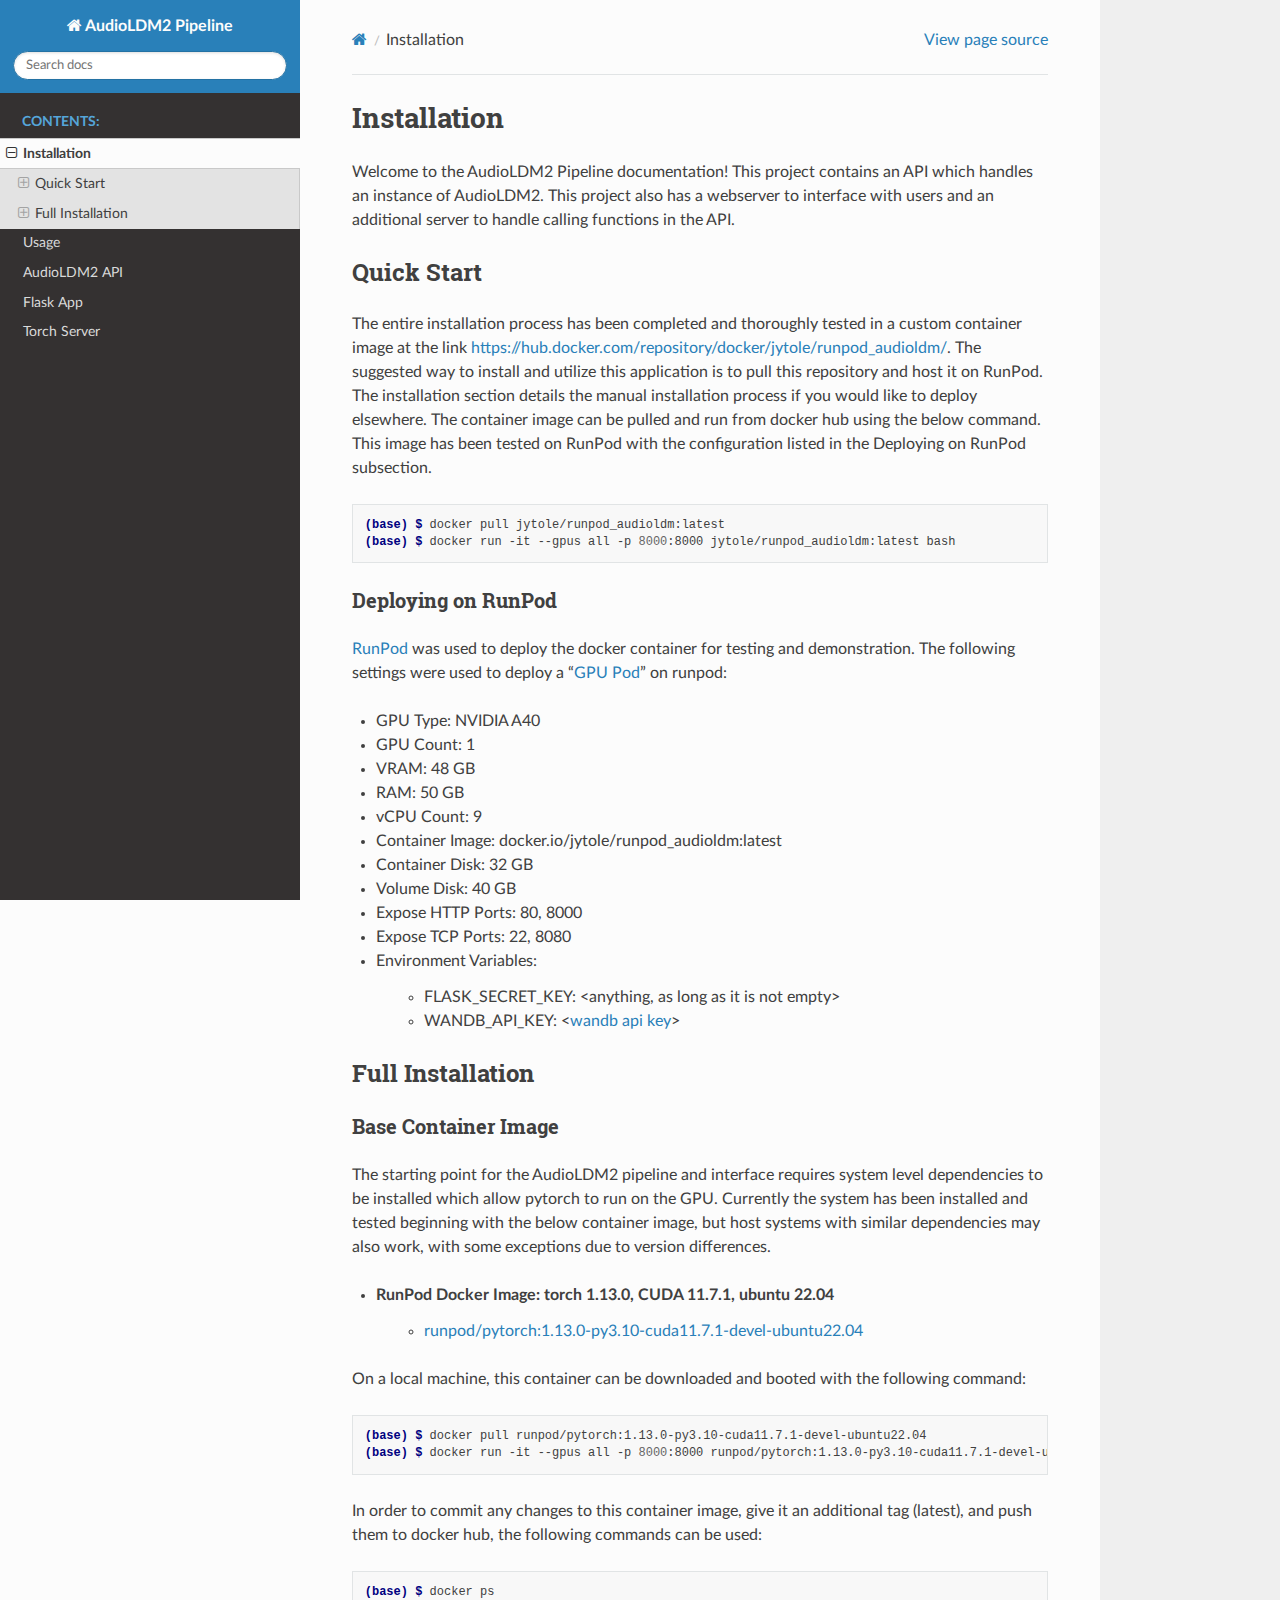
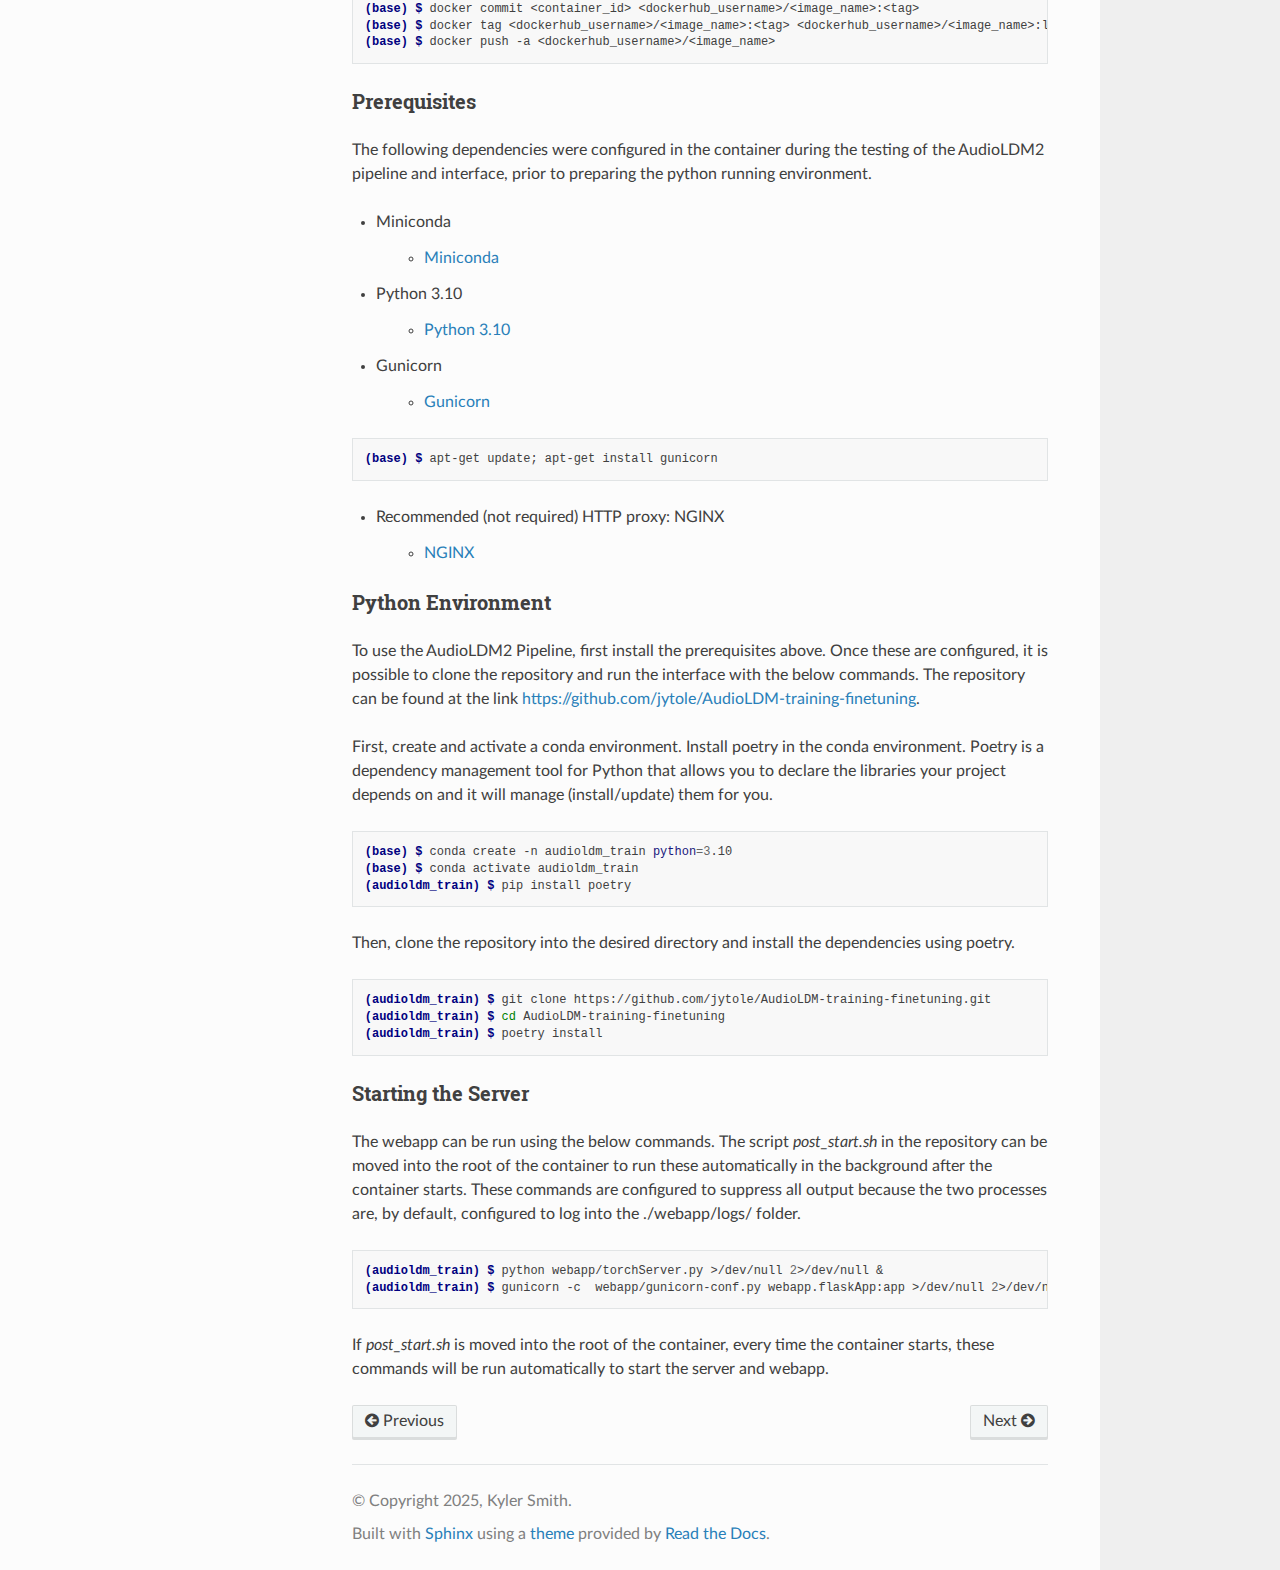
<file: docs/html/installation.html>
<!DOCTYPE html>
<html class="writer-html5" lang="en" data-content_root="./">
<head>
  <meta charset="utf-8" /><meta name="viewport" content="width=device-width, initial-scale=1" />

  <meta name="viewport" content="width=device-width, initial-scale=1.0" />
  <title>Installation &mdash; AudioLDM2 Pipeline 1.8 documentation</title>
      <link rel="stylesheet" type="text/css" href="_static/pygments.css?v=80d5e7a1" />
      <link rel="stylesheet" type="text/css" href="_static/css/theme.css?v=e59714d7" />

  
    <link rel="shortcut icon" href="_static/favicon.png"/>
      <script src="_static/jquery.js?v=5d32c60e"></script>
      <script src="_static/_sphinx_javascript_frameworks_compat.js?v=2cd50e6c"></script>
      <script src="_static/documentation_options.js?v=d13700ae"></script>
      <script src="_static/doctools.js?v=9bcbadda"></script>
      <script src="_static/sphinx_highlight.js?v=dc90522c"></script>
    <script src="_static/js/theme.js"></script>
    <link rel="index" title="Index" href="genindex.html" />
    <link rel="search" title="Search" href="search.html" />
    <link rel="next" title="Usage" href="usage.html" />
    <link rel="prev" title="AudioLDM2 Pipeline documentation" href="index.html" /> 
</head>

<body class="wy-body-for-nav"> 
  <div class="wy-grid-for-nav">
    <nav data-toggle="wy-nav-shift" class="wy-nav-side">
      <div class="wy-side-scroll">
        <div class="wy-side-nav-search" >

          
          
          <a href="index.html" class="icon icon-home">
            AudioLDM2 Pipeline
          </a>
<div role="search">
  <form id="rtd-search-form" class="wy-form" action="search.html" method="get">
    <input type="text" name="q" placeholder="Search docs" aria-label="Search docs" />
    <input type="hidden" name="check_keywords" value="yes" />
    <input type="hidden" name="area" value="default" />
  </form>
</div>
        </div><div class="wy-menu wy-menu-vertical" data-spy="affix" role="navigation" aria-label="Navigation menu">
              <p class="caption" role="heading"><span class="caption-text">Contents:</span></p>
<ul class="current">
<li class="toctree-l1 current"><a class="current reference internal" href="#">Installation</a><ul>
<li class="toctree-l2"><a class="reference internal" href="#quick-start">Quick Start</a><ul>
<li class="toctree-l3"><a class="reference internal" href="#deploying-on-runpod">Deploying on RunPod</a></li>
</ul>
</li>
<li class="toctree-l2"><a class="reference internal" href="#full-installation">Full Installation</a><ul>
<li class="toctree-l3"><a class="reference internal" href="#base-container-image">Base Container Image</a></li>
<li class="toctree-l3"><a class="reference internal" href="#prerequisites">Prerequisites</a></li>
<li class="toctree-l3"><a class="reference internal" href="#python-environment">Python Environment</a></li>
<li class="toctree-l3"><a class="reference internal" href="#starting-the-server">Starting the Server</a></li>
</ul>
</li>
</ul>
</li>
<li class="toctree-l1"><a class="reference internal" href="usage.html">Usage</a></li>
<li class="toctree-l1"><a class="reference internal" href="audioldm2_api.html">AudioLDM2 API</a></li>
<li class="toctree-l1"><a class="reference internal" href="flaskApp.html">Flask App</a></li>
<li class="toctree-l1"><a class="reference internal" href="torchServer.html">Torch Server</a></li>
</ul>

        </div>
      </div>
    </nav>

    <section data-toggle="wy-nav-shift" class="wy-nav-content-wrap"><nav class="wy-nav-top" aria-label="Mobile navigation menu" >
          <i data-toggle="wy-nav-top" class="fa fa-bars"></i>
          <a href="index.html">AudioLDM2 Pipeline</a>
      </nav>

      <div class="wy-nav-content">
        <div class="rst-content">
          <div role="navigation" aria-label="Page navigation">
  <ul class="wy-breadcrumbs">
      <li><a href="index.html" class="icon icon-home" aria-label="Home"></a></li>
      <li class="breadcrumb-item active">Installation</li>
      <li class="wy-breadcrumbs-aside">
            <a href="_sources/installation.rst.txt" rel="nofollow"> View page source</a>
      </li>
  </ul>
  <hr/>
</div>
          <div role="main" class="document" itemscope="itemscope" itemtype="http://schema.org/Article">
           <div itemprop="articleBody">
             
  <section id="installation">
<h1>Installation<a class="headerlink" href="#installation" title="Link to this heading"></a></h1>
<p>Welcome to the AudioLDM2 Pipeline documentation! This project contains an API which handles an instance of AudioLDM2. This project also has a webserver to interface with users and an additional server to handle calling functions in the API.</p>
<section id="quick-start">
<h2>Quick Start<a class="headerlink" href="#quick-start" title="Link to this heading"></a></h2>
<p>The entire installation process has been completed and thoroughly tested in a custom container image at the link <a class="reference external" href="https://hub.docker.com/repository/docker/jytole/runpod_audioldm/">https://hub.docker.com/repository/docker/jytole/runpod_audioldm/</a>. The suggested way to install and utilize this application is to pull this repository and host it on RunPod. The installation section details the manual installation process if you would like to deploy elsewhere. The container image can be pulled and run from docker hub using the below command. This image has been tested on RunPod with the configuration listed in the Deploying on RunPod subsection.</p>
<div class="highlight-console notranslate"><div class="highlight"><pre><span></span><span class="gp gp-VirtualEnv">(base)</span> <span class="gp">$ </span>docker<span class="w"> </span>pull<span class="w"> </span>jytole/runpod_audioldm:latest
<span class="gp gp-VirtualEnv">(base)</span> <span class="gp">$ </span>docker<span class="w"> </span>run<span class="w"> </span>-it<span class="w"> </span>--gpus<span class="w"> </span>all<span class="w"> </span>-p<span class="w"> </span><span class="m">8000</span>:8000<span class="w"> </span>jytole/runpod_audioldm:latest<span class="w"> </span>bash
</pre></div>
</div>
<section id="deploying-on-runpod">
<h3>Deploying on RunPod<a class="headerlink" href="#deploying-on-runpod" title="Link to this heading"></a></h3>
<p><a class="reference external" href="https://www.runpod.io/">RunPod</a> was used to deploy the docker container for testing and demonstration. The following settings were used to deploy a “<a class="reference external" href="https://www.runpod.io/console/deploy">GPU Pod</a>” on runpod:</p>
<ul>
<li><p>GPU Type: NVIDIA A40</p></li>
<li><p>GPU Count: 1</p></li>
<li><p>VRAM: 48 GB</p></li>
<li><p>RAM: 50 GB</p></li>
<li><p>vCPU Count: 9</p></li>
<li><p>Container Image: docker.io/jytole/runpod_audioldm:latest</p></li>
<li><p>Container Disk: 32 GB</p></li>
<li><p>Volume Disk: 40 GB</p></li>
<li><p>Expose HTTP Ports: 80, 8000</p></li>
<li><p>Expose TCP Ports: 22, 8080</p></li>
<li><p>Environment Variables:</p>
<blockquote>
<div><ul class="simple">
<li><p>FLASK_SECRET_KEY: &lt;anything, as long as it is not empty&gt;</p></li>
<li><p>WANDB_API_KEY: &lt;<a class="reference external" href="https://wandb.ai/authorize">wandb api key</a>&gt;</p></li>
</ul>
</div></blockquote>
</li>
</ul>
</section>
</section>
<section id="full-installation">
<h2>Full Installation<a class="headerlink" href="#full-installation" title="Link to this heading"></a></h2>
<section id="base-container-image">
<h3>Base Container Image<a class="headerlink" href="#base-container-image" title="Link to this heading"></a></h3>
<p>The starting point for the AudioLDM2 pipeline and interface requires system level dependencies to be installed which allow pytorch to run on the GPU. Currently the system has been installed and tested beginning with the below container image, but host systems with similar dependencies may also work, with some exceptions due to version differences.</p>
<ul class="simple">
<li><dl class="simple">
<dt>RunPod Docker Image: torch 1.13.0, CUDA 11.7.1, ubuntu 22.04</dt><dd><ul>
<li><p><a class="reference external" href="https://hub.docker.com/layers/runpod/pytorch/1.13.0-py3.10-cuda11.7.1-devel-ubuntu22.04/images/sha256-c4075bfad940d8042966fdac95d4049f017f2611f3ff29b70fa0b129c2a0018b">runpod/pytorch:1.13.0-py3.10-cuda11.7.1-devel-ubuntu22.04</a></p></li>
</ul>
</dd>
</dl>
</li>
</ul>
<p>On a local machine, this container can be downloaded and booted with the following command:</p>
<div class="highlight-console notranslate"><div class="highlight"><pre><span></span><span class="gp gp-VirtualEnv">(base)</span> <span class="gp">$ </span>docker<span class="w"> </span>pull<span class="w"> </span>runpod/pytorch:1.13.0-py3.10-cuda11.7.1-devel-ubuntu22.04
<span class="gp gp-VirtualEnv">(base)</span> <span class="gp">$ </span>docker<span class="w"> </span>run<span class="w"> </span>-it<span class="w"> </span>--gpus<span class="w"> </span>all<span class="w"> </span>-p<span class="w"> </span><span class="m">8000</span>:8000<span class="w"> </span>runpod/pytorch:1.13.0-py3.10-cuda11.7.1-devel-ubuntu22.04<span class="w"> </span>bash
</pre></div>
</div>
<p>In order to commit any changes to this container image, give it an additional tag (latest), and push them to docker hub, the following commands can be used:</p>
<div class="highlight-console notranslate"><div class="highlight"><pre><span></span><span class="gp gp-VirtualEnv">(base)</span> <span class="gp">$ </span>docker<span class="w"> </span>ps
<span class="gp gp-VirtualEnv">(base)</span> <span class="gp">$ </span>docker<span class="w"> </span>commit<span class="w"> </span>&lt;container_id&gt;<span class="w"> </span>&lt;dockerhub_username&gt;/&lt;image_name&gt;:&lt;tag&gt;
<span class="gp gp-VirtualEnv">(base)</span> <span class="gp">$ </span>docker<span class="w"> </span>tag<span class="w"> </span>&lt;dockerhub_username&gt;/&lt;image_name&gt;:&lt;tag&gt;<span class="w"> </span>&lt;dockerhub_username&gt;/&lt;image_name&gt;:latest
<span class="gp gp-VirtualEnv">(base)</span> <span class="gp">$ </span>docker<span class="w"> </span>push<span class="w"> </span>-a<span class="w"> </span>&lt;dockerhub_username&gt;/&lt;image_name&gt;
</pre></div>
</div>
</section>
<section id="prerequisites">
<h3>Prerequisites<a class="headerlink" href="#prerequisites" title="Link to this heading"></a></h3>
<p>The following dependencies were configured in the container during the testing of the AudioLDM2 pipeline and interface, prior to preparing the python running environment.</p>
<ul>
<li><p>Miniconda</p>
<blockquote>
<div><ul class="simple">
<li><p><a class="reference external" href="https://www.anaconda.com/docs/getting-started/miniconda/install">Miniconda</a></p></li>
</ul>
</div></blockquote>
</li>
<li><p>Python 3.10</p>
<blockquote>
<div><ul class="simple">
<li><p><a class="reference external" href="https://www.python.org/downloads/release/python-31017/">Python 3.10</a></p></li>
</ul>
</div></blockquote>
</li>
<li><p>Gunicorn</p>
<blockquote>
<div><ul class="simple">
<li><p><a class="reference external" href="https://gunicorn.org/#quick-start">Gunicorn</a></p></li>
</ul>
</div></blockquote>
</li>
</ul>
<div class="highlight-console notranslate"><div class="highlight"><pre><span></span><span class="gp gp-VirtualEnv">(base)</span> <span class="gp">$ </span>apt-get<span class="w"> </span>update<span class="p">;</span><span class="w"> </span>apt-get<span class="w"> </span>install<span class="w"> </span>gunicorn
</pre></div>
</div>
<ul>
<li><p>Recommended (not required) HTTP proxy: NGINX</p>
<blockquote>
<div><ul class="simple">
<li><p><a class="reference external" href="https://nginx.org/en/docs/install.html">NGINX</a></p></li>
</ul>
</div></blockquote>
</li>
</ul>
</section>
<section id="python-environment">
<h3>Python Environment<a class="headerlink" href="#python-environment" title="Link to this heading"></a></h3>
<p>To use the AudioLDM2 Pipeline, first install the prerequisites above. Once these are configured, it is possible to clone the repository and run the interface with the below commands. The repository can be found at the link <a class="reference external" href="https://github.com/jytole/AudioLDM-training-finetuning">https://github.com/jytole/AudioLDM-training-finetuning</a>.</p>
<p>First, create and activate a conda environment. Install poetry in the conda environment. Poetry is a dependency management tool for Python that allows you to declare the libraries your project depends on and it will manage (install/update) them for you.</p>
<div class="highlight-console notranslate"><div class="highlight"><pre><span></span><span class="gp gp-VirtualEnv">(base)</span> <span class="gp">$ </span>conda<span class="w"> </span>create<span class="w"> </span>-n<span class="w"> </span>audioldm_train<span class="w"> </span><span class="nv">python</span><span class="o">=</span><span class="m">3</span>.10
<span class="gp gp-VirtualEnv">(base)</span> <span class="gp">$ </span>conda<span class="w"> </span>activate<span class="w"> </span>audioldm_train
<span class="gp gp-VirtualEnv">(audioldm_train)</span> <span class="gp">$ </span>pip<span class="w"> </span>install<span class="w"> </span>poetry
</pre></div>
</div>
<p>Then, clone the repository into the desired directory and install the dependencies using poetry.</p>
<div class="highlight-console notranslate"><div class="highlight"><pre><span></span><span class="gp gp-VirtualEnv">(audioldm_train)</span> <span class="gp">$ </span>git<span class="w"> </span>clone<span class="w"> </span>https://github.com/jytole/AudioLDM-training-finetuning.git
<span class="gp gp-VirtualEnv">(audioldm_train)</span> <span class="gp">$ </span><span class="nb">cd</span><span class="w"> </span>AudioLDM-training-finetuning
<span class="gp gp-VirtualEnv">(audioldm_train)</span> <span class="gp">$ </span>poetry<span class="w"> </span>install
</pre></div>
</div>
</section>
<section id="starting-the-server">
<h3>Starting the Server<a class="headerlink" href="#starting-the-server" title="Link to this heading"></a></h3>
<p>The webapp can be run using the below commands. The script <em>post_start.sh</em> in the repository can be moved into the root of the container to run these automatically in the background after the container starts. These commands are configured to suppress all output because the two processes are, by default, configured to log into the ./webapp/logs/ folder.</p>
<div class="highlight-console notranslate"><div class="highlight"><pre><span></span><span class="gp gp-VirtualEnv">(audioldm_train)</span> <span class="gp">$ </span>python<span class="w"> </span>webapp/torchServer.py<span class="w"> </span>&gt;/dev/null<span class="w"> </span><span class="m">2</span>&gt;/dev/null<span class="w"> </span><span class="p">&amp;</span>
<span class="gp gp-VirtualEnv">(audioldm_train)</span> <span class="gp">$ </span>gunicorn<span class="w"> </span>-c<span class="w">  </span>webapp/gunicorn-conf.py<span class="w"> </span>webapp.flaskApp:app<span class="w"> </span>&gt;/dev/null<span class="w"> </span><span class="m">2</span>&gt;/dev/null<span class="w"> </span><span class="p">&amp;</span>
</pre></div>
</div>
<p>If <em>post_start.sh</em> is moved into the root of the container, every time the container starts, these commands will be run automatically to start the server and webapp.</p>
</section>
</section>
</section>


           </div>
          </div>
          <footer><div class="rst-footer-buttons" role="navigation" aria-label="Footer">
        <a href="index.html" class="btn btn-neutral float-left" title="AudioLDM2 Pipeline documentation" accesskey="p" rel="prev"><span class="fa fa-arrow-circle-left" aria-hidden="true"></span> Previous</a>
        <a href="usage.html" class="btn btn-neutral float-right" title="Usage" accesskey="n" rel="next">Next <span class="fa fa-arrow-circle-right" aria-hidden="true"></span></a>
    </div>

  <hr/>

  <div role="contentinfo">
    <p>&#169; Copyright 2025, Kyler Smith.</p>
  </div>

  Built with <a href="https://www.sphinx-doc.org/">Sphinx</a> using a
    <a href="https://github.com/readthedocs/sphinx_rtd_theme">theme</a>
    provided by <a href="https://readthedocs.org">Read the Docs</a>.
   

</footer>
        </div>
      </div>
    </section>
  </div>
  <script>
      jQuery(function () {
          SphinxRtdTheme.Navigation.enable(true);
      });
  </script> 

</body>
</html>
</file>
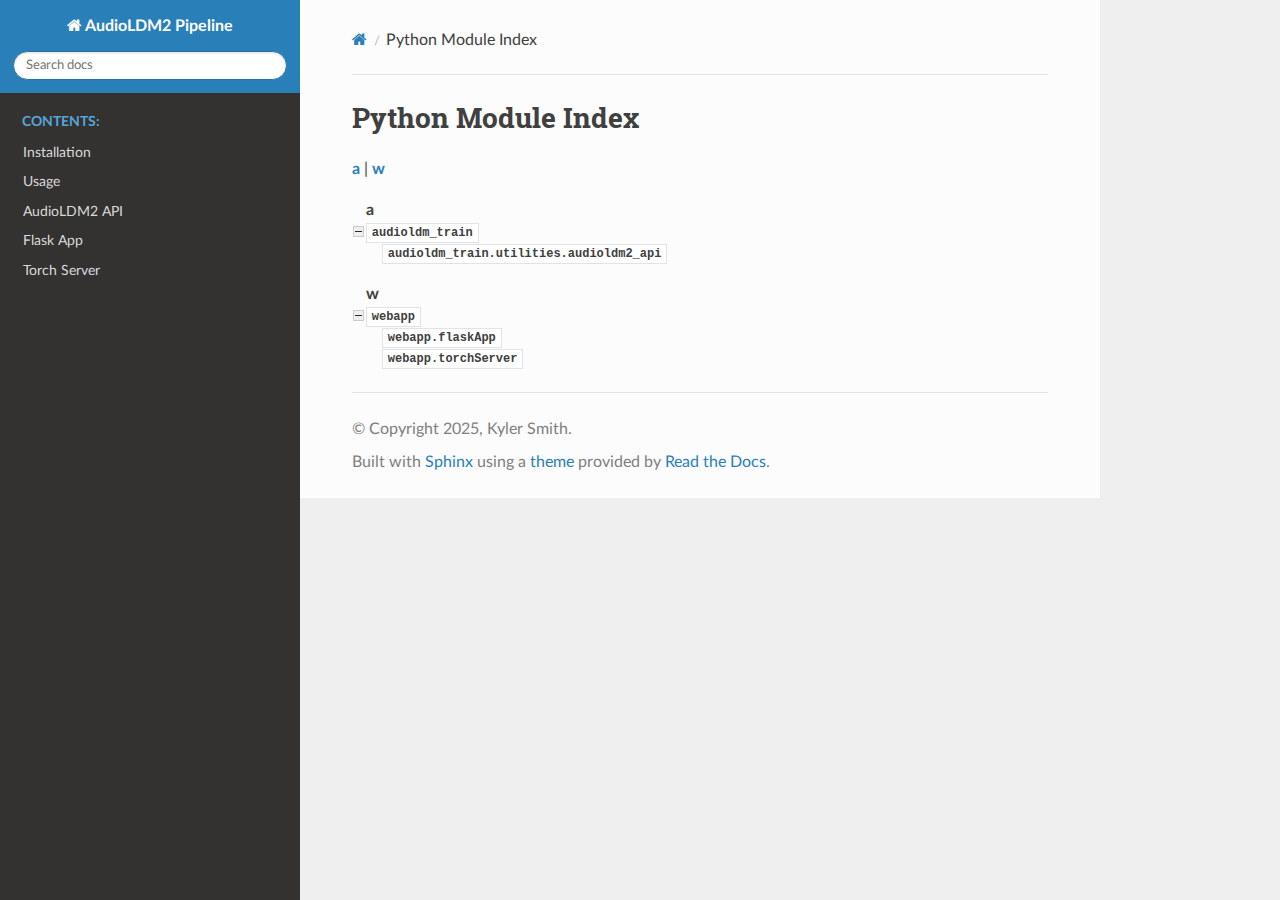
<file: docs/html/py-modindex.html>
<!DOCTYPE html>
<html class="writer-html5" lang="en" data-content_root="./">
<head>
  <meta charset="utf-8" />
  <meta name="viewport" content="width=device-width, initial-scale=1.0" />
  <title>Python Module Index &mdash; AudioLDM2 Pipeline 1.8 documentation</title>
      <link rel="stylesheet" type="text/css" href="_static/pygments.css?v=80d5e7a1" />
      <link rel="stylesheet" type="text/css" href="_static/css/theme.css?v=e59714d7" />

  
    <link rel="shortcut icon" href="_static/favicon.png"/>
      <script src="_static/jquery.js?v=5d32c60e"></script>
      <script src="_static/_sphinx_javascript_frameworks_compat.js?v=2cd50e6c"></script>
      <script src="_static/documentation_options.js?v=d13700ae"></script>
      <script src="_static/doctools.js?v=9bcbadda"></script>
      <script src="_static/sphinx_highlight.js?v=dc90522c"></script>
    <script src="_static/js/theme.js"></script>
    <link rel="index" title="Index" href="genindex.html" />
    <link rel="search" title="Search" href="search.html" />
 


</head>

<body class="wy-body-for-nav"> 
  <div class="wy-grid-for-nav">
    <nav data-toggle="wy-nav-shift" class="wy-nav-side">
      <div class="wy-side-scroll">
        <div class="wy-side-nav-search" >

          
          
          <a href="index.html" class="icon icon-home">
            AudioLDM2 Pipeline
          </a>
<div role="search">
  <form id="rtd-search-form" class="wy-form" action="search.html" method="get">
    <input type="text" name="q" placeholder="Search docs" aria-label="Search docs" />
    <input type="hidden" name="check_keywords" value="yes" />
    <input type="hidden" name="area" value="default" />
  </form>
</div>
        </div><div class="wy-menu wy-menu-vertical" data-spy="affix" role="navigation" aria-label="Navigation menu">
              <p class="caption" role="heading"><span class="caption-text">Contents:</span></p>
<ul>
<li class="toctree-l1"><a class="reference internal" href="installation.html">Installation</a></li>
<li class="toctree-l1"><a class="reference internal" href="usage.html">Usage</a></li>
<li class="toctree-l1"><a class="reference internal" href="audioldm2_api.html">AudioLDM2 API</a></li>
<li class="toctree-l1"><a class="reference internal" href="flaskApp.html">Flask App</a></li>
<li class="toctree-l1"><a class="reference internal" href="torchServer.html">Torch Server</a></li>
</ul>

        </div>
      </div>
    </nav>

    <section data-toggle="wy-nav-shift" class="wy-nav-content-wrap"><nav class="wy-nav-top" aria-label="Mobile navigation menu" >
          <i data-toggle="wy-nav-top" class="fa fa-bars"></i>
          <a href="index.html">AudioLDM2 Pipeline</a>
      </nav>

      <div class="wy-nav-content">
        <div class="rst-content">
          <div role="navigation" aria-label="Page navigation">
  <ul class="wy-breadcrumbs">
      <li><a href="index.html" class="icon icon-home" aria-label="Home"></a></li>
      <li class="breadcrumb-item active">Python Module Index</li>
      <li class="wy-breadcrumbs-aside">
      </li>
  </ul>
  <hr/>
</div>
          <div role="main" class="document" itemscope="itemscope" itemtype="http://schema.org/Article">
           <div itemprop="articleBody">
             

   <h1>Python Module Index</h1>

   <div class="modindex-jumpbox">
   <a href="#cap-a"><strong>a</strong></a> | 
   <a href="#cap-w"><strong>w</strong></a>
   </div>

   <table class="indextable modindextable">
     <tr class="pcap"><td></td><td>&#160;</td><td></td></tr>
     <tr class="cap" id="cap-a"><td></td><td>
       <strong>a</strong></td><td></td></tr>
     <tr>
       <td><img src="_static/minus.png" class="toggler"
              id="toggle-1" style="display: none" alt="-" /></td>
       <td>
       <code class="xref">audioldm_train</code></td><td>
       <em></em></td></tr>
     <tr class="cg-1">
       <td></td>
       <td>&#160;&#160;&#160;
       <a href="audioldm2_api.html#module-audioldm_train.utilities.audioldm2_api"><code class="xref">audioldm_train.utilities.audioldm2_api</code></a></td><td>
       <em></em></td></tr>
     <tr class="pcap"><td></td><td>&#160;</td><td></td></tr>
     <tr class="cap" id="cap-w"><td></td><td>
       <strong>w</strong></td><td></td></tr>
     <tr>
       <td><img src="_static/minus.png" class="toggler"
              id="toggle-2" style="display: none" alt="-" /></td>
       <td>
       <code class="xref">webapp</code></td><td>
       <em></em></td></tr>
     <tr class="cg-2">
       <td></td>
       <td>&#160;&#160;&#160;
       <a href="flaskApp.html#module-webapp.flaskApp"><code class="xref">webapp.flaskApp</code></a></td><td>
       <em></em></td></tr>
     <tr class="cg-2">
       <td></td>
       <td>&#160;&#160;&#160;
       <a href="torchServer.html#module-webapp.torchServer"><code class="xref">webapp.torchServer</code></a></td><td>
       <em></em></td></tr>
   </table>


           </div>
          </div>
          <footer>

  <hr/>

  <div role="contentinfo">
    <p>&#169; Copyright 2025, Kyler Smith.</p>
  </div>

  Built with <a href="https://www.sphinx-doc.org/">Sphinx</a> using a
    <a href="https://github.com/readthedocs/sphinx_rtd_theme">theme</a>
    provided by <a href="https://readthedocs.org">Read the Docs</a>.
   

</footer>
        </div>
      </div>
    </section>
  </div>
  <script>
      jQuery(function () {
          SphinxRtdTheme.Navigation.enable(true);
      });
  </script> 

</body>
</html>
</file>
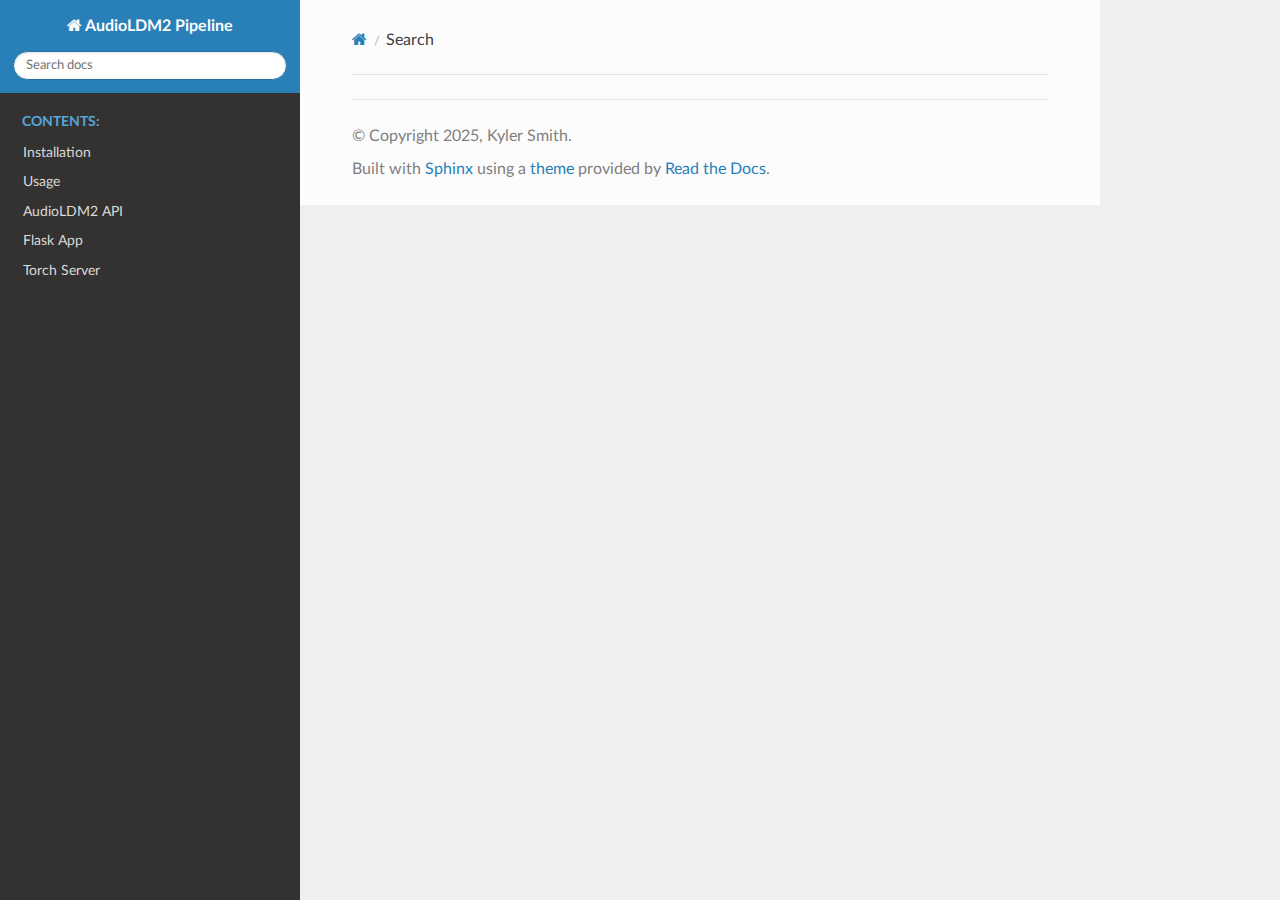
<file: docs/html/search.html>
<!DOCTYPE html>
<html class="writer-html5" lang="en" data-content_root="./">
<head>
  <meta charset="utf-8" />
  <meta name="viewport" content="width=device-width, initial-scale=1.0" />
  <title>Search &mdash; AudioLDM2 Pipeline 1.8 documentation</title>
      <link rel="stylesheet" type="text/css" href="_static/pygments.css?v=80d5e7a1" />
      <link rel="stylesheet" type="text/css" href="_static/css/theme.css?v=e59714d7" />

  
    <link rel="shortcut icon" href="_static/favicon.png"/>
    
      <script src="_static/jquery.js?v=5d32c60e"></script>
      <script src="_static/_sphinx_javascript_frameworks_compat.js?v=2cd50e6c"></script>
      <script src="_static/documentation_options.js?v=d13700ae"></script>
      <script src="_static/doctools.js?v=9bcbadda"></script>
      <script src="_static/sphinx_highlight.js?v=dc90522c"></script>
    <script src="_static/js/theme.js"></script>
    <script src="_static/searchtools.js"></script>
    <script src="_static/language_data.js"></script>
    <link rel="index" title="Index" href="genindex.html" />
    <link rel="search" title="Search" href="#" /> 
</head>

<body class="wy-body-for-nav"> 
  <div class="wy-grid-for-nav">
    <nav data-toggle="wy-nav-shift" class="wy-nav-side">
      <div class="wy-side-scroll">
        <div class="wy-side-nav-search" >

          
          
          <a href="index.html" class="icon icon-home">
            AudioLDM2 Pipeline
          </a>
<div role="search">
  <form id="rtd-search-form" class="wy-form" action="#" method="get">
    <input type="text" name="q" placeholder="Search docs" aria-label="Search docs" />
    <input type="hidden" name="check_keywords" value="yes" />
    <input type="hidden" name="area" value="default" />
  </form>
</div>
        </div><div class="wy-menu wy-menu-vertical" data-spy="affix" role="navigation" aria-label="Navigation menu">
              <p class="caption" role="heading"><span class="caption-text">Contents:</span></p>
<ul>
<li class="toctree-l1"><a class="reference internal" href="installation.html">Installation</a></li>
<li class="toctree-l1"><a class="reference internal" href="usage.html">Usage</a></li>
<li class="toctree-l1"><a class="reference internal" href="audioldm2_api.html">AudioLDM2 API</a></li>
<li class="toctree-l1"><a class="reference internal" href="flaskApp.html">Flask App</a></li>
<li class="toctree-l1"><a class="reference internal" href="torchServer.html">Torch Server</a></li>
</ul>

        </div>
      </div>
    </nav>

    <section data-toggle="wy-nav-shift" class="wy-nav-content-wrap"><nav class="wy-nav-top" aria-label="Mobile navigation menu" >
          <i data-toggle="wy-nav-top" class="fa fa-bars"></i>
          <a href="index.html">AudioLDM2 Pipeline</a>
      </nav>

      <div class="wy-nav-content">
        <div class="rst-content">
          <div role="navigation" aria-label="Page navigation">
  <ul class="wy-breadcrumbs">
      <li><a href="index.html" class="icon icon-home" aria-label="Home"></a></li>
      <li class="breadcrumb-item active">Search</li>
      <li class="wy-breadcrumbs-aside">
      </li>
  </ul>
  <hr/>
</div>
          <div role="main" class="document" itemscope="itemscope" itemtype="http://schema.org/Article">
           <div itemprop="articleBody">
             
  <noscript>
  <div id="fallback" class="admonition warning">
    <p class="last">
      Please activate JavaScript to enable the search functionality.
    </p>
  </div>
  </noscript>

  
  <div id="search-results">
  
  </div>

           </div>
          </div>
          <footer>

  <hr/>

  <div role="contentinfo">
    <p>&#169; Copyright 2025, Kyler Smith.</p>
  </div>

  Built with <a href="https://www.sphinx-doc.org/">Sphinx</a> using a
    <a href="https://github.com/readthedocs/sphinx_rtd_theme">theme</a>
    provided by <a href="https://readthedocs.org">Read the Docs</a>.
   

</footer>
        </div>
      </div>
    </section>
  </div>
  <script>
      jQuery(function () {
          SphinxRtdTheme.Navigation.enable(true);
      });
  </script>
  <script>
    jQuery(function() { Search.loadIndex("searchindex.js"); });
  </script>
  
  <script id="searchindexloader"></script>
   


</body>
</html>
</file>
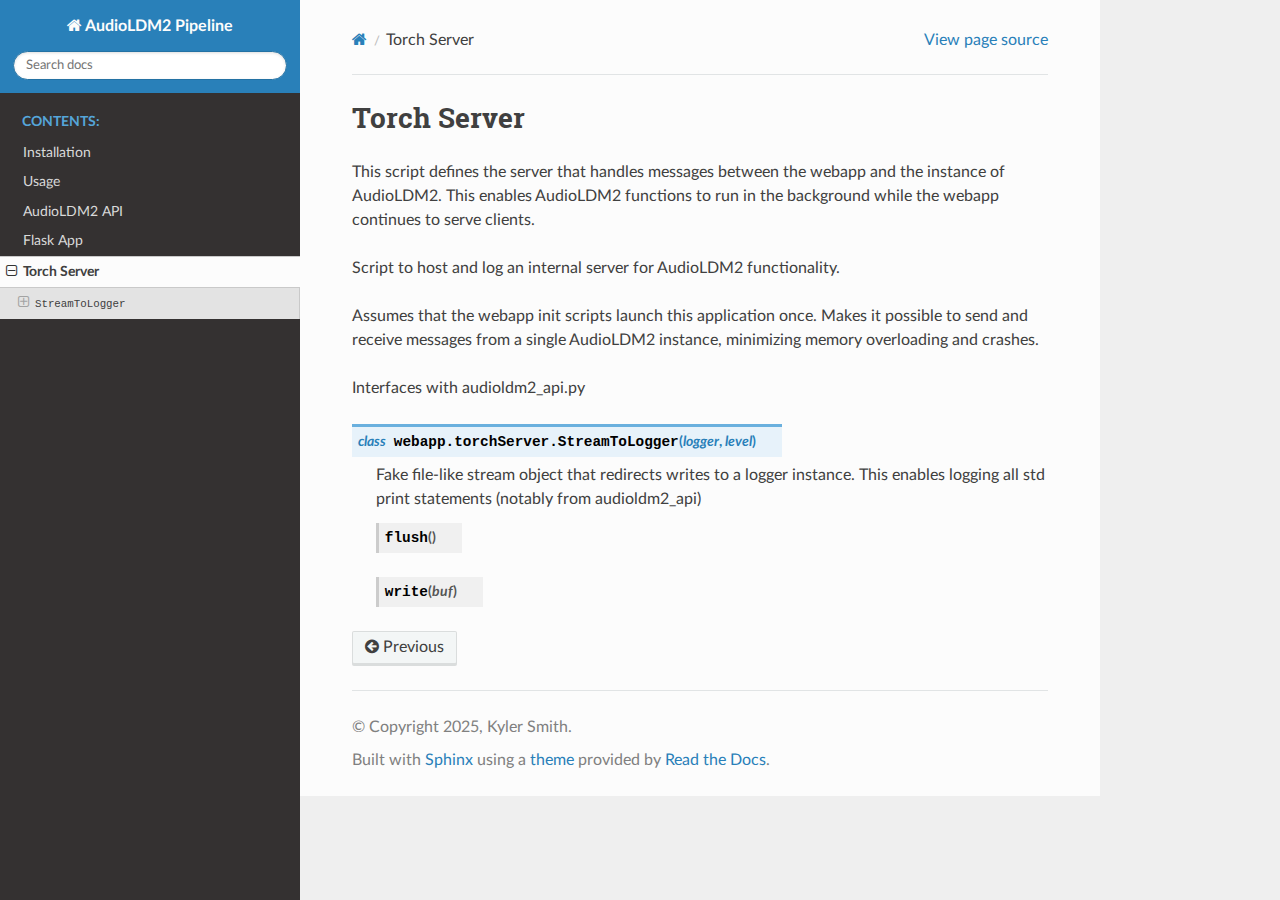
<file: docs/html/torchServer.html>
<!DOCTYPE html>
<html class="writer-html5" lang="en" data-content_root="./">
<head>
  <meta charset="utf-8" /><meta name="viewport" content="width=device-width, initial-scale=1" />

  <meta name="viewport" content="width=device-width, initial-scale=1.0" />
  <title>Torch Server &mdash; AudioLDM2 Pipeline 1.8 documentation</title>
      <link rel="stylesheet" type="text/css" href="_static/pygments.css?v=80d5e7a1" />
      <link rel="stylesheet" type="text/css" href="_static/css/theme.css?v=e59714d7" />

  
    <link rel="shortcut icon" href="_static/favicon.png"/>
      <script src="_static/jquery.js?v=5d32c60e"></script>
      <script src="_static/_sphinx_javascript_frameworks_compat.js?v=2cd50e6c"></script>
      <script src="_static/documentation_options.js?v=d13700ae"></script>
      <script src="_static/doctools.js?v=9bcbadda"></script>
      <script src="_static/sphinx_highlight.js?v=dc90522c"></script>
    <script src="_static/js/theme.js"></script>
    <link rel="index" title="Index" href="genindex.html" />
    <link rel="search" title="Search" href="search.html" />
    <link rel="prev" title="Flask App" href="flaskApp.html" /> 
</head>

<body class="wy-body-for-nav"> 
  <div class="wy-grid-for-nav">
    <nav data-toggle="wy-nav-shift" class="wy-nav-side">
      <div class="wy-side-scroll">
        <div class="wy-side-nav-search" >

          
          
          <a href="index.html" class="icon icon-home">
            AudioLDM2 Pipeline
          </a>
<div role="search">
  <form id="rtd-search-form" class="wy-form" action="search.html" method="get">
    <input type="text" name="q" placeholder="Search docs" aria-label="Search docs" />
    <input type="hidden" name="check_keywords" value="yes" />
    <input type="hidden" name="area" value="default" />
  </form>
</div>
        </div><div class="wy-menu wy-menu-vertical" data-spy="affix" role="navigation" aria-label="Navigation menu">
              <p class="caption" role="heading"><span class="caption-text">Contents:</span></p>
<ul class="current">
<li class="toctree-l1"><a class="reference internal" href="installation.html">Installation</a></li>
<li class="toctree-l1"><a class="reference internal" href="usage.html">Usage</a></li>
<li class="toctree-l1"><a class="reference internal" href="audioldm2_api.html">AudioLDM2 API</a></li>
<li class="toctree-l1"><a class="reference internal" href="flaskApp.html">Flask App</a></li>
<li class="toctree-l1 current"><a class="current reference internal" href="#">Torch Server</a><ul>
<li class="toctree-l2"><a class="reference internal" href="#webapp.torchServer.StreamToLogger"><code class="docutils literal notranslate"><span class="pre">StreamToLogger</span></code></a><ul>
<li class="toctree-l3"><a class="reference internal" href="#webapp.torchServer.StreamToLogger.flush"><code class="docutils literal notranslate"><span class="pre">StreamToLogger.flush()</span></code></a></li>
<li class="toctree-l3"><a class="reference internal" href="#webapp.torchServer.StreamToLogger.write"><code class="docutils literal notranslate"><span class="pre">StreamToLogger.write()</span></code></a></li>
</ul>
</li>
</ul>
</li>
</ul>

        </div>
      </div>
    </nav>

    <section data-toggle="wy-nav-shift" class="wy-nav-content-wrap"><nav class="wy-nav-top" aria-label="Mobile navigation menu" >
          <i data-toggle="wy-nav-top" class="fa fa-bars"></i>
          <a href="index.html">AudioLDM2 Pipeline</a>
      </nav>

      <div class="wy-nav-content">
        <div class="rst-content">
          <div role="navigation" aria-label="Page navigation">
  <ul class="wy-breadcrumbs">
      <li><a href="index.html" class="icon icon-home" aria-label="Home"></a></li>
      <li class="breadcrumb-item active">Torch Server</li>
      <li class="wy-breadcrumbs-aside">
            <a href="_sources/torchServer.rst.txt" rel="nofollow"> View page source</a>
      </li>
  </ul>
  <hr/>
</div>
          <div role="main" class="document" itemscope="itemscope" itemtype="http://schema.org/Article">
           <div itemprop="articleBody">
             
  <section id="torch-server">
<h1>Torch Server<a class="headerlink" href="#torch-server" title="Link to this heading"></a></h1>
<p>This script defines the server that handles messages between the webapp and the instance of AudioLDM2. This enables AudioLDM2 functions to run in the background while the webapp continues to serve clients.</p>
<p id="module-webapp.torchServer">Script to host and log an internal server for AudioLDM2 functionality.</p>
<p>Assumes that the webapp init scripts launch this application once.
Makes it possible to send and receive messages from a single
AudioLDM2 instance, minimizing memory overloading and crashes.</p>
<p>Interfaces with audioldm2_api.py</p>
<dl class="py class">
<dt class="sig sig-object py" id="webapp.torchServer.StreamToLogger">
<em class="property"><span class="pre">class</span><span class="w"> </span></em><span class="sig-prename descclassname"><span class="pre">webapp.torchServer.</span></span><span class="sig-name descname"><span class="pre">StreamToLogger</span></span><span class="sig-paren">(</span><em class="sig-param"><span class="n"><span class="pre">logger</span></span></em>, <em class="sig-param"><span class="n"><span class="pre">level</span></span></em><span class="sig-paren">)</span><a class="headerlink" href="#webapp.torchServer.StreamToLogger" title="Link to this definition"></a></dt>
<dd><p>Fake file-like stream object that redirects writes to a logger instance.
This enables logging all std print statements (notably from audioldm2_api)</p>
<dl class="py method">
<dt class="sig sig-object py" id="webapp.torchServer.StreamToLogger.flush">
<span class="sig-name descname"><span class="pre">flush</span></span><span class="sig-paren">(</span><span class="sig-paren">)</span><a class="headerlink" href="#webapp.torchServer.StreamToLogger.flush" title="Link to this definition"></a></dt>
<dd></dd></dl>

<dl class="py method">
<dt class="sig sig-object py" id="webapp.torchServer.StreamToLogger.write">
<span class="sig-name descname"><span class="pre">write</span></span><span class="sig-paren">(</span><em class="sig-param"><span class="n"><span class="pre">buf</span></span></em><span class="sig-paren">)</span><a class="headerlink" href="#webapp.torchServer.StreamToLogger.write" title="Link to this definition"></a></dt>
<dd></dd></dl>

</dd></dl>

</section>


           </div>
          </div>
          <footer><div class="rst-footer-buttons" role="navigation" aria-label="Footer">
        <a href="flaskApp.html" class="btn btn-neutral float-left" title="Flask App" accesskey="p" rel="prev"><span class="fa fa-arrow-circle-left" aria-hidden="true"></span> Previous</a>
    </div>

  <hr/>

  <div role="contentinfo">
    <p>&#169; Copyright 2025, Kyler Smith.</p>
  </div>

  Built with <a href="https://www.sphinx-doc.org/">Sphinx</a> using a
    <a href="https://github.com/readthedocs/sphinx_rtd_theme">theme</a>
    provided by <a href="https://readthedocs.org">Read the Docs</a>.
   

</footer>
        </div>
      </div>
    </section>
  </div>
  <script>
      jQuery(function () {
          SphinxRtdTheme.Navigation.enable(true);
      });
  </script> 

</body>
</html>
</file>
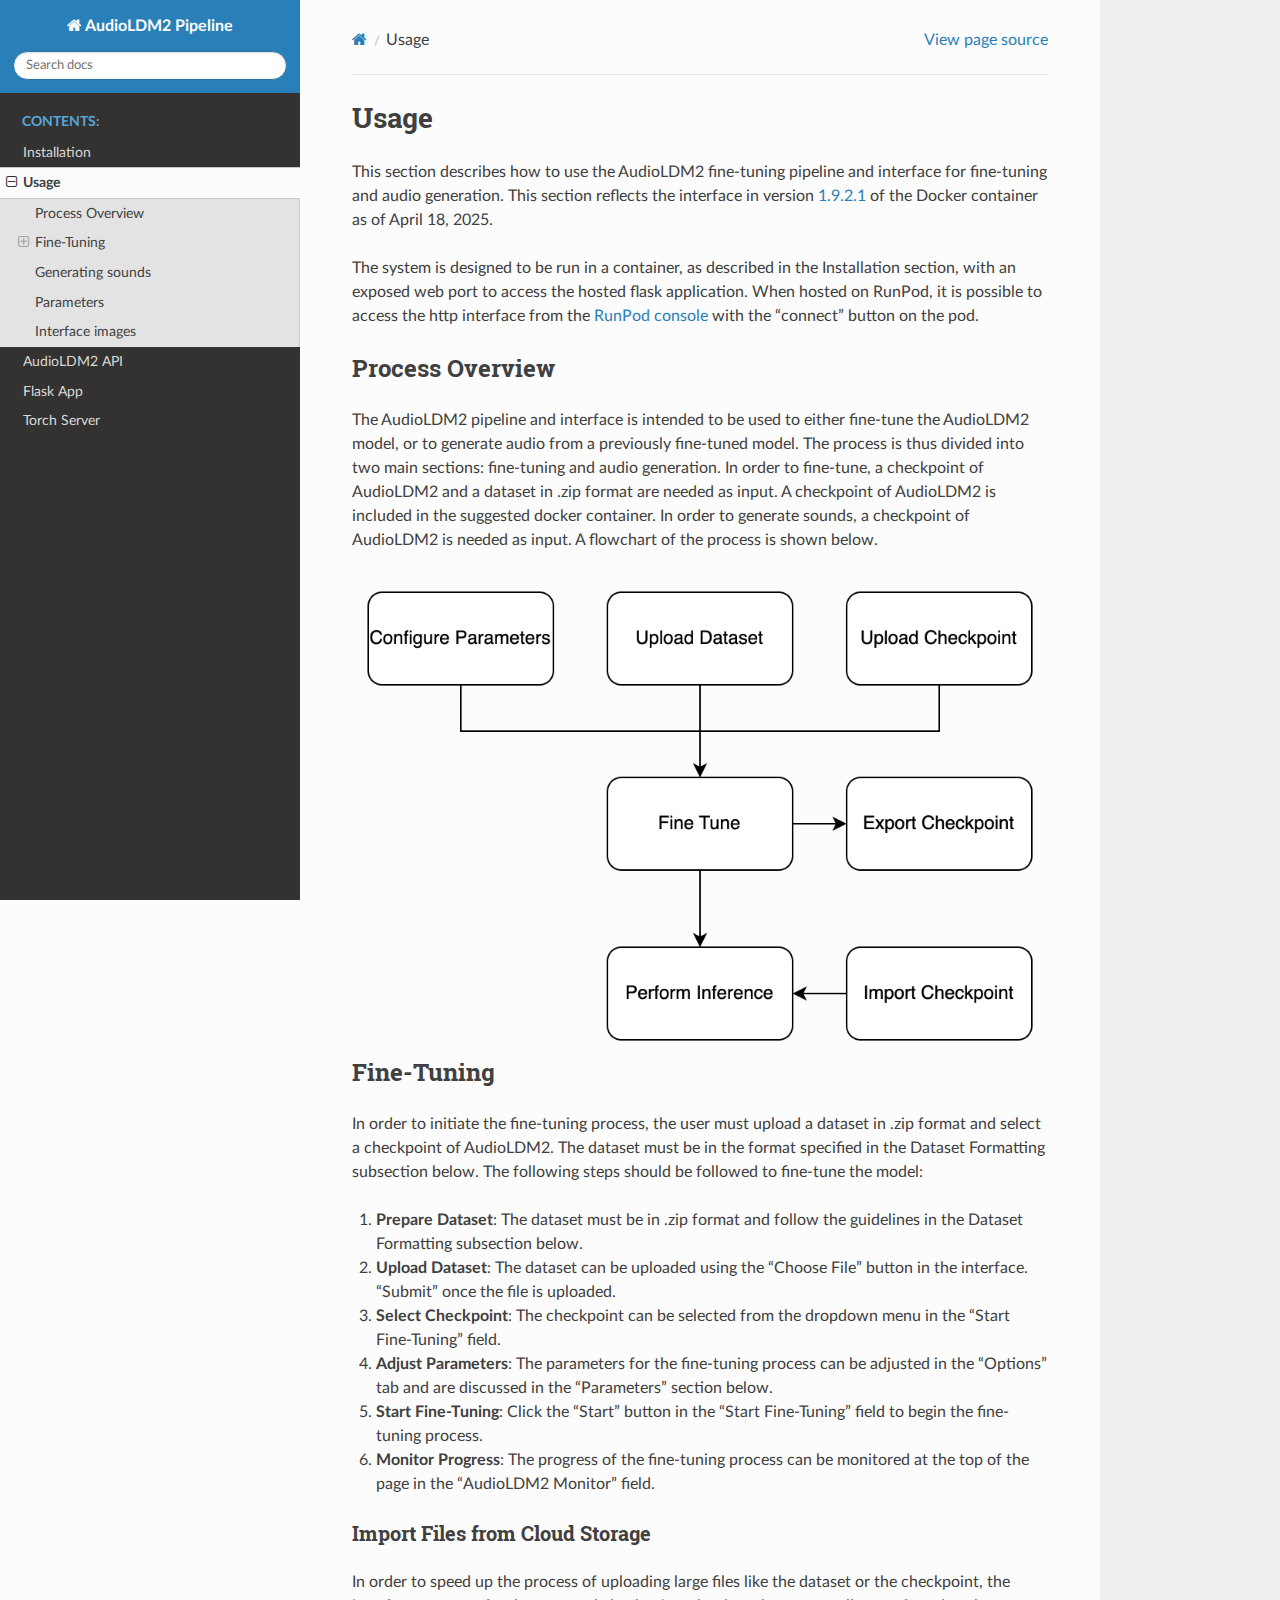
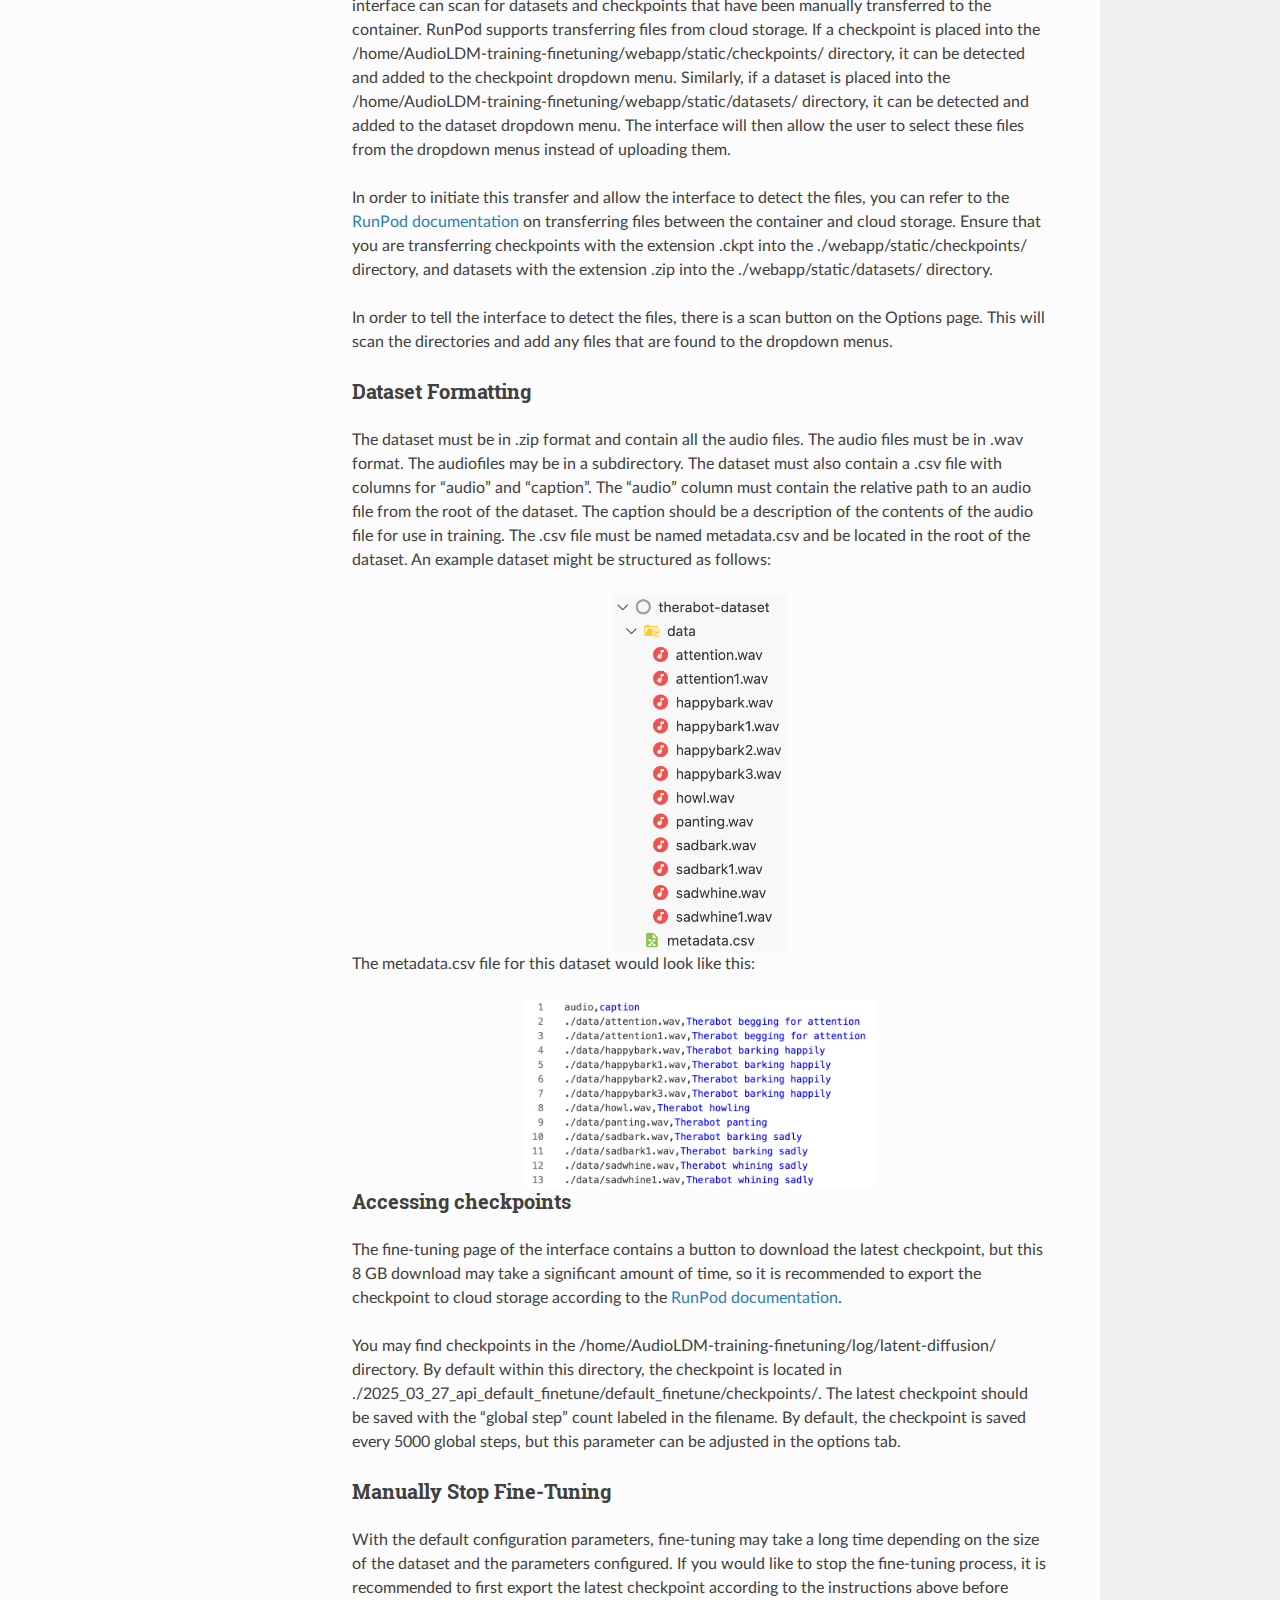
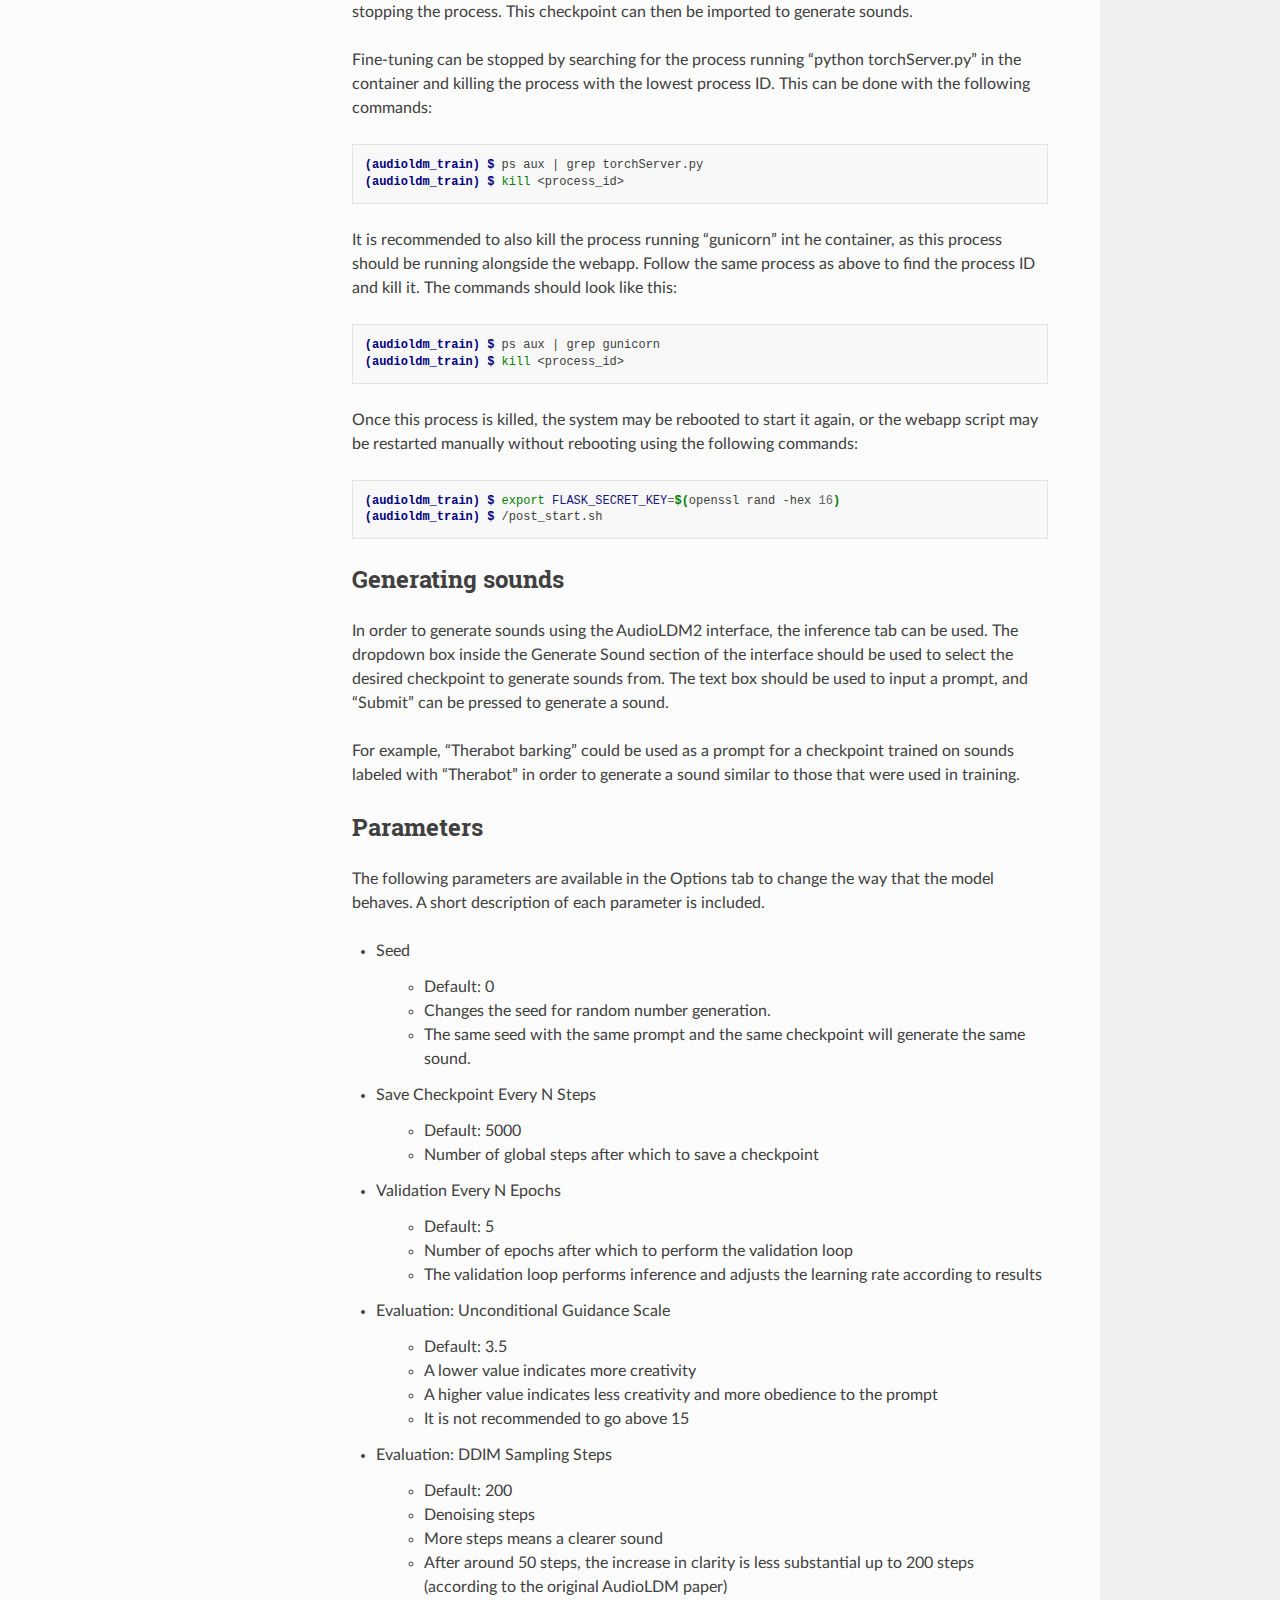
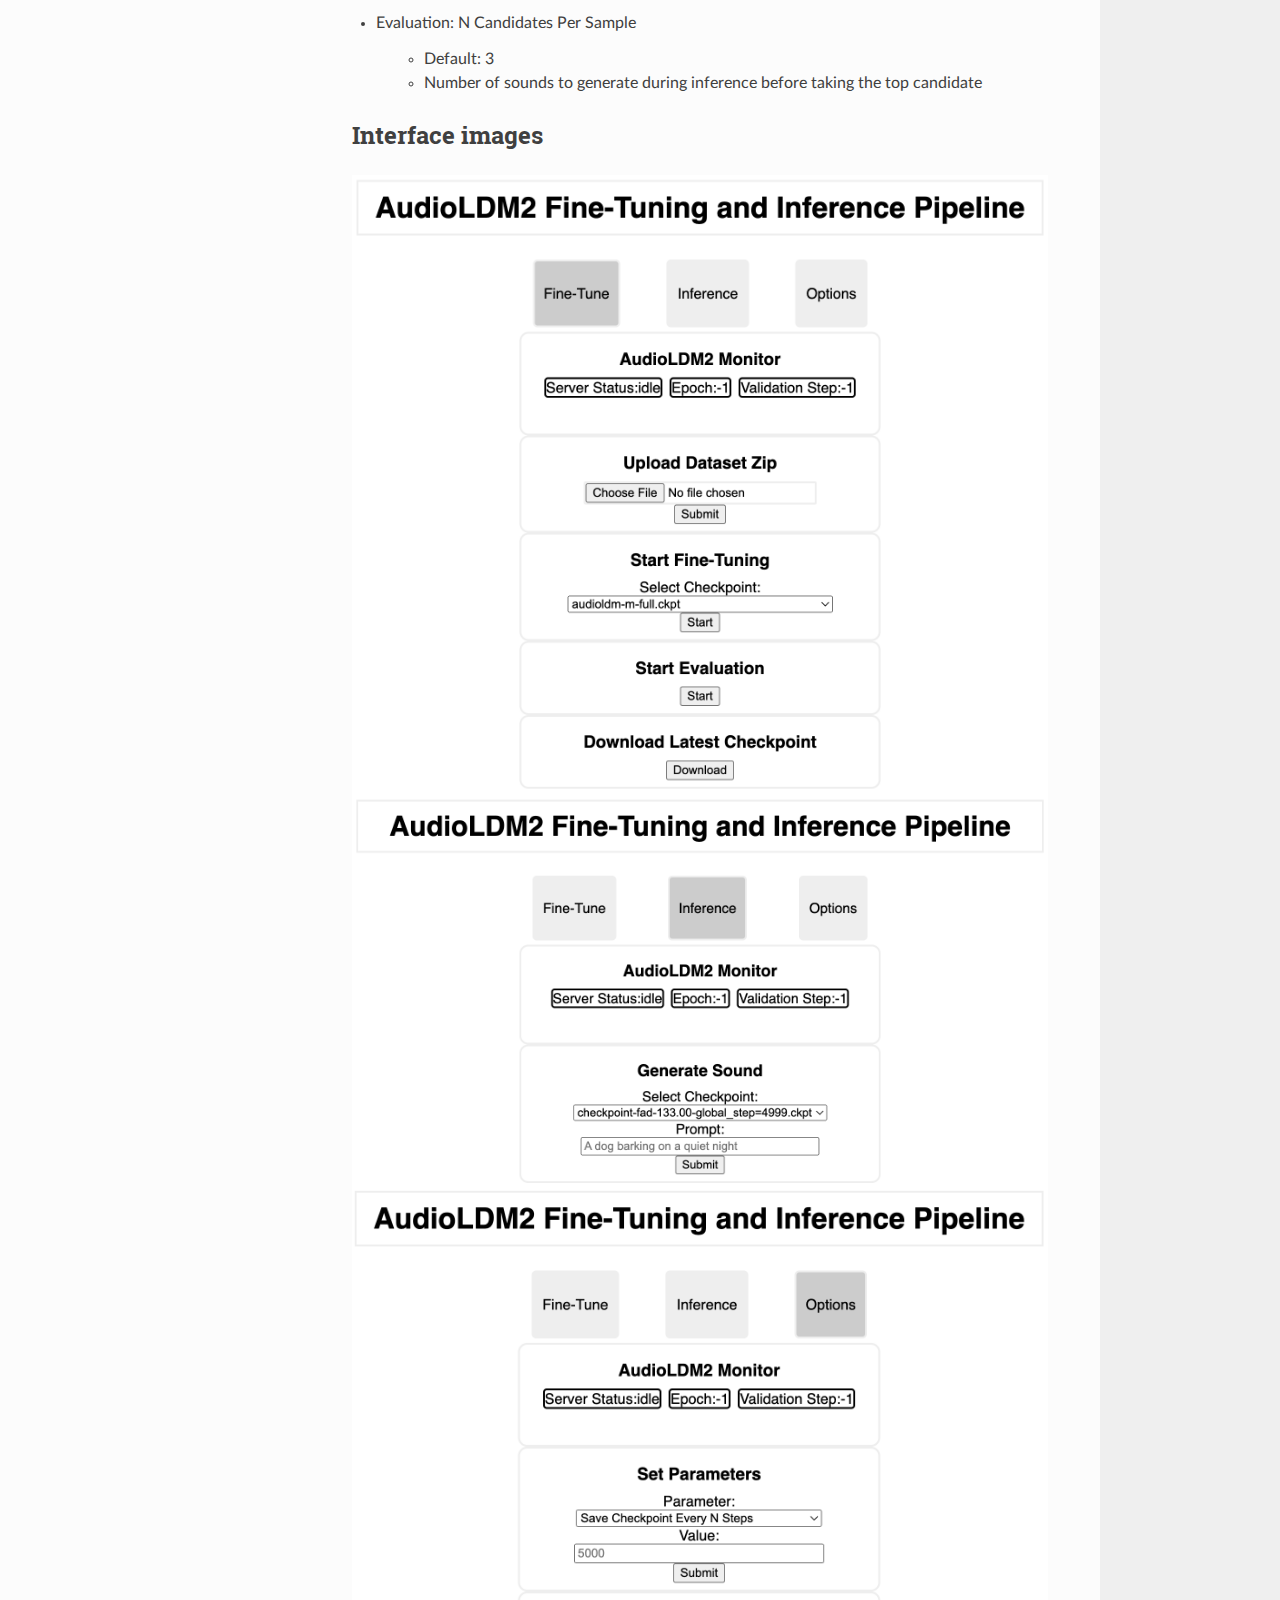
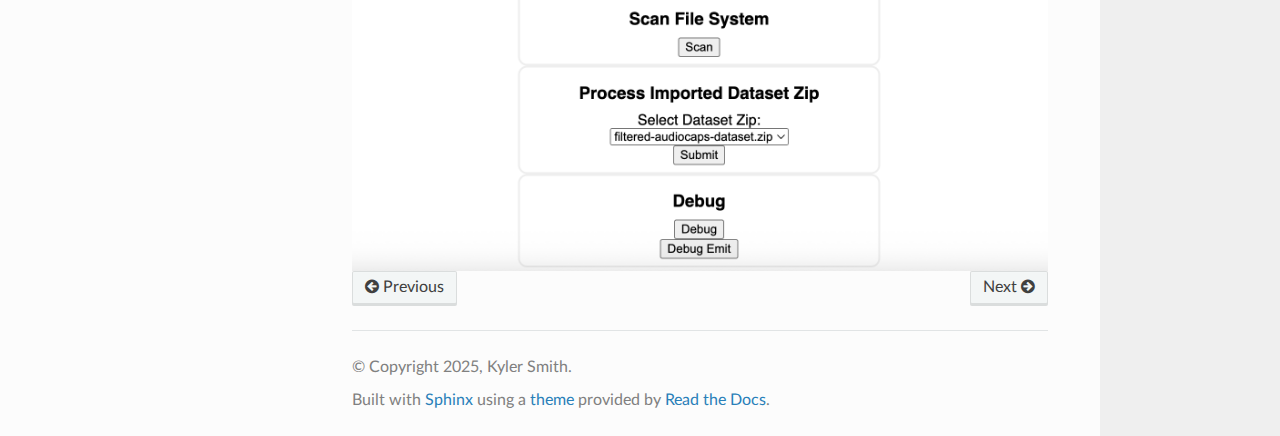
<file: docs/html/usage.html>
<!DOCTYPE html>
<html class="writer-html5" lang="en" data-content_root="./">
<head>
  <meta charset="utf-8" /><meta name="viewport" content="width=device-width, initial-scale=1" />

  <meta name="viewport" content="width=device-width, initial-scale=1.0" />
  <title>Usage &mdash; AudioLDM2 Pipeline 1.8 documentation</title>
      <link rel="stylesheet" type="text/css" href="_static/pygments.css?v=80d5e7a1" />
      <link rel="stylesheet" type="text/css" href="_static/css/theme.css?v=e59714d7" />

  
    <link rel="shortcut icon" href="_static/favicon.png"/>
      <script src="_static/jquery.js?v=5d32c60e"></script>
      <script src="_static/_sphinx_javascript_frameworks_compat.js?v=2cd50e6c"></script>
      <script src="_static/documentation_options.js?v=d13700ae"></script>
      <script src="_static/doctools.js?v=9bcbadda"></script>
      <script src="_static/sphinx_highlight.js?v=dc90522c"></script>
    <script src="_static/js/theme.js"></script>
    <link rel="index" title="Index" href="genindex.html" />
    <link rel="search" title="Search" href="search.html" />
    <link rel="next" title="AudioLDM2 API" href="audioldm2_api.html" />
    <link rel="prev" title="Installation" href="installation.html" /> 
</head>

<body class="wy-body-for-nav"> 
  <div class="wy-grid-for-nav">
    <nav data-toggle="wy-nav-shift" class="wy-nav-side">
      <div class="wy-side-scroll">
        <div class="wy-side-nav-search" >

          
          
          <a href="index.html" class="icon icon-home">
            AudioLDM2 Pipeline
          </a>
<div role="search">
  <form id="rtd-search-form" class="wy-form" action="search.html" method="get">
    <input type="text" name="q" placeholder="Search docs" aria-label="Search docs" />
    <input type="hidden" name="check_keywords" value="yes" />
    <input type="hidden" name="area" value="default" />
  </form>
</div>
        </div><div class="wy-menu wy-menu-vertical" data-spy="affix" role="navigation" aria-label="Navigation menu">
              <p class="caption" role="heading"><span class="caption-text">Contents:</span></p>
<ul class="current">
<li class="toctree-l1"><a class="reference internal" href="installation.html">Installation</a></li>
<li class="toctree-l1 current"><a class="current reference internal" href="#">Usage</a><ul>
<li class="toctree-l2"><a class="reference internal" href="#process-overview">Process Overview</a></li>
<li class="toctree-l2"><a class="reference internal" href="#fine-tuning">Fine-Tuning</a><ul>
<li class="toctree-l3"><a class="reference internal" href="#import-files-from-cloud-storage">Import Files from Cloud Storage</a></li>
<li class="toctree-l3"><a class="reference internal" href="#dataset-formatting">Dataset Formatting</a></li>
<li class="toctree-l3"><a class="reference internal" href="#accessing-checkpoints">Accessing checkpoints</a></li>
<li class="toctree-l3"><a class="reference internal" href="#manually-stop-fine-tuning">Manually Stop Fine-Tuning</a></li>
</ul>
</li>
<li class="toctree-l2"><a class="reference internal" href="#generating-sounds">Generating sounds</a></li>
<li class="toctree-l2"><a class="reference internal" href="#parameters">Parameters</a></li>
<li class="toctree-l2"><a class="reference internal" href="#interface-images">Interface images</a></li>
</ul>
</li>
<li class="toctree-l1"><a class="reference internal" href="audioldm2_api.html">AudioLDM2 API</a></li>
<li class="toctree-l1"><a class="reference internal" href="flaskApp.html">Flask App</a></li>
<li class="toctree-l1"><a class="reference internal" href="torchServer.html">Torch Server</a></li>
</ul>

        </div>
      </div>
    </nav>

    <section data-toggle="wy-nav-shift" class="wy-nav-content-wrap"><nav class="wy-nav-top" aria-label="Mobile navigation menu" >
          <i data-toggle="wy-nav-top" class="fa fa-bars"></i>
          <a href="index.html">AudioLDM2 Pipeline</a>
      </nav>

      <div class="wy-nav-content">
        <div class="rst-content">
          <div role="navigation" aria-label="Page navigation">
  <ul class="wy-breadcrumbs">
      <li><a href="index.html" class="icon icon-home" aria-label="Home"></a></li>
      <li class="breadcrumb-item active">Usage</li>
      <li class="wy-breadcrumbs-aside">
            <a href="_sources/usage.rst.txt" rel="nofollow"> View page source</a>
      </li>
  </ul>
  <hr/>
</div>
          <div role="main" class="document" itemscope="itemscope" itemtype="http://schema.org/Article">
           <div itemprop="articleBody">
             
  <section id="usage">
<h1>Usage<a class="headerlink" href="#usage" title="Link to this heading"></a></h1>
<p>This section describes how to use the AudioLDM2 fine-tuning pipeline and interface for fine-tuning and audio generation. This section reflects the interface in version <a class="reference external" href="https://hub.docker.com/repository/docker/jytole/runpod_audioldm/tags/1.9.2.1/sha256-3d6570b303fb9f8d0cf23a367407e4c168696e5f8ee01474966c81020e92673a">1.9.2.1</a> of the Docker container as of April 18, 2025.</p>
<p>The system is designed to be run in a container, as described in the Installation section, with an exposed web port to access the hosted flask application. When hosted on RunPod, it is possible to access the http interface from the <a class="reference external" href="https://www.runpod.io/console/pods">RunPod console</a> with the “connect” button on the pod.</p>
<section id="process-overview">
<h2>Process Overview<a class="headerlink" href="#process-overview" title="Link to this heading"></a></h2>
<p>The AudioLDM2 pipeline and interface is intended to be used to either fine-tune the AudioLDM2 model, or to generate audio from a previously fine-tuned model. The process is thus divided into two main sections: fine-tuning and audio generation. In order to fine-tune, a checkpoint of AudioLDM2 and a dataset in .zip format are needed as input. A checkpoint of AudioLDM2 is included in the suggested docker container. In order to generate sounds, a checkpoint of AudioLDM2 is needed as input. A flowchart of the process is shown below.</p>
<img alt="AudioLDM2 Pipeline Process Overview" class="align-center" src="_images/usageDiagram.png" />
</section>
<section id="fine-tuning">
<h2>Fine-Tuning<a class="headerlink" href="#fine-tuning" title="Link to this heading"></a></h2>
<p>In order to initiate the fine-tuning process, the user must upload a dataset in .zip format and select a checkpoint of AudioLDM2. The dataset must be in the format specified in the Dataset Formatting subsection below. The following steps should be followed to fine-tune the model:</p>
<ol class="arabic simple">
<li><p><strong>Prepare Dataset</strong>: The dataset must be in .zip format and follow the guidelines in the Dataset Formatting subsection below.</p></li>
<li><p><strong>Upload Dataset</strong>: The dataset can be uploaded using the “Choose File” button in the interface. “Submit” once the file is uploaded.</p></li>
<li><p><strong>Select Checkpoint</strong>: The checkpoint can be selected from the dropdown menu in the “Start Fine-Tuning” field.</p></li>
<li><p><strong>Adjust Parameters</strong>: The parameters for the fine-tuning process can be adjusted in the “Options” tab and are discussed in the “Parameters” section below.</p></li>
<li><p><strong>Start Fine-Tuning</strong>: Click the “Start” button in the “Start Fine-Tuning” field to begin the fine-tuning process.</p></li>
<li><p><strong>Monitor Progress</strong>: The progress of the fine-tuning process can be monitored at the top of the page in the “AudioLDM2 Monitor” field.</p></li>
</ol>
<section id="import-files-from-cloud-storage">
<h3>Import Files from Cloud Storage<a class="headerlink" href="#import-files-from-cloud-storage" title="Link to this heading"></a></h3>
<p>In order to speed up the process of uploading large files like the dataset or the checkpoint, the interface can scan for datasets and checkpoints that have been manually transferred to the container. RunPod supports transferring files from cloud storage. If a checkpoint is placed into the /home/AudioLDM-training-finetuning/webapp/static/checkpoints/ directory, it can be detected and added to the checkpoint dropdown menu. Similarly, if a dataset is placed into the /home/AudioLDM-training-finetuning/webapp/static/datasets/ directory, it can be detected and added to the dataset dropdown menu. The interface will then allow the user to select these files from the dropdown menus instead of uploading them.</p>
<p>In order to initiate this transfer and allow the interface to detect the files, you can refer to the <a class="reference external" href="https://docs.runpod.io/pods/configuration/export-data">RunPod documentation</a> on transferring files between the container and cloud storage. Ensure that you are transferring checkpoints with the extension .ckpt into the ./webapp/static/checkpoints/ directory, and datasets with the extension .zip into the ./webapp/static/datasets/ directory.</p>
<p>In order to tell the interface to detect the files, there is a scan button on the Options page. This will scan the directories and add any files that are found to the dropdown menus.</p>
</section>
<section id="dataset-formatting">
<h3>Dataset Formatting<a class="headerlink" href="#dataset-formatting" title="Link to this heading"></a></h3>
<p>The dataset must be in .zip format and contain all the audio files. The audio files must be in .wav format. The audiofiles may be in a subdirectory. The dataset must also contain a .csv file with columns for “audio” and “caption”. The “audio” column must contain the relative path to an audio file from the root of the dataset. The caption should be a description of the contents of the audio file for use in training. The .csv file must be named metadata.csv and be located in the root of the dataset. An example dataset might be structured as follows:</p>
<a class="reference internal image-reference" href="_images/datasetStructure.png"><img alt="AudioLDM2 Dataset Structure" class="align-center" src="_images/datasetStructure.png" style="width: 25%;" />
</a>
<p>The metadata.csv file for this dataset would look like this:</p>
<a class="reference internal image-reference" href="_images/datasetCSV.png"><img alt="AudioLDM2 Dataset CSV" class="align-center" src="_images/datasetCSV.png" style="width: 50%;" />
</a>
</section>
<section id="accessing-checkpoints">
<h3>Accessing checkpoints<a class="headerlink" href="#accessing-checkpoints" title="Link to this heading"></a></h3>
<p>The fine-tuning page of the interface contains a button to download the latest checkpoint, but this 8 GB download may take a significant amount of time, so it is recommended to export the checkpoint to cloud storage according to the <a class="reference external" href="https://docs.runpod.io/pods/configuration/export-data">RunPod documentation</a>.</p>
<p>You may find checkpoints in the /home/AudioLDM-training-finetuning/log/latent-diffusion/ directory. By default within this directory, the checkpoint is located in ./2025_03_27_api_default_finetune/default_finetune/checkpoints/. The latest checkpoint should be saved with the “global step” count labeled in the filename. By default, the checkpoint is saved every 5000 global steps, but this parameter can be adjusted in the options tab.</p>
</section>
<section id="manually-stop-fine-tuning">
<h3>Manually Stop Fine-Tuning<a class="headerlink" href="#manually-stop-fine-tuning" title="Link to this heading"></a></h3>
<p>With the default configuration parameters, fine-tuning may take a long time depending on the size of the dataset and the parameters configured. If you would like to stop the fine-tuning process, it is recommended to first export the latest checkpoint according to the instructions above before stopping the process. This checkpoint can then be imported to generate sounds.</p>
<p>Fine-tuning can be stopped by searching for the process running “python torchServer.py” in the container and killing the process with the lowest process ID. This can be done with the following commands:</p>
<div class="highlight-console notranslate"><div class="highlight"><pre><span></span><span class="gp gp-VirtualEnv">(audioldm_train)</span> <span class="gp">$ </span>ps<span class="w"> </span>aux<span class="w"> </span><span class="p">|</span><span class="w"> </span>grep<span class="w"> </span>torchServer.py
<span class="gp gp-VirtualEnv">(audioldm_train)</span> <span class="gp">$ </span><span class="nb">kill</span><span class="w"> </span>&lt;process_id&gt;
</pre></div>
</div>
<p>It is recommended to also kill the process running “gunicorn” int he container, as this process should be running alongside the webapp. Follow the same process as above to find the process ID and kill it. The commands should look like this:</p>
<div class="highlight-console notranslate"><div class="highlight"><pre><span></span><span class="gp gp-VirtualEnv">(audioldm_train)</span> <span class="gp">$ </span>ps<span class="w"> </span>aux<span class="w"> </span><span class="p">|</span><span class="w"> </span>grep<span class="w"> </span>gunicorn
<span class="gp gp-VirtualEnv">(audioldm_train)</span> <span class="gp">$ </span><span class="nb">kill</span><span class="w"> </span>&lt;process_id&gt;
</pre></div>
</div>
<p>Once this process is killed, the system may be rebooted to start it again, or the webapp script may be restarted manually without rebooting using the following commands:</p>
<div class="highlight-console notranslate"><div class="highlight"><pre><span></span><span class="gp gp-VirtualEnv">(audioldm_train)</span> <span class="gp">$ </span><span class="nb">export</span><span class="w"> </span><span class="nv">FLASK_SECRET_KEY</span><span class="o">=</span><span class="k">$(</span>openssl<span class="w"> </span>rand<span class="w"> </span>-hex<span class="w"> </span><span class="m">16</span><span class="k">)</span>
<span class="gp gp-VirtualEnv">(audioldm_train)</span> <span class="gp">$ </span>/post_start.sh
</pre></div>
</div>
</section>
</section>
<section id="generating-sounds">
<h2>Generating sounds<a class="headerlink" href="#generating-sounds" title="Link to this heading"></a></h2>
<p>In order to generate sounds using the AudioLDM2 interface, the inference tab can be used. The dropdown box inside the Generate Sound section of the interface should be used to select the desired checkpoint to generate sounds from. The text box should be used to input a prompt, and “Submit” can be pressed to generate a sound.</p>
<p>For example, “Therabot barking” could be used as a prompt for a checkpoint trained on sounds labeled with “Therabot” in order to generate a sound similar to those that were used in training.</p>
</section>
<section id="parameters">
<h2>Parameters<a class="headerlink" href="#parameters" title="Link to this heading"></a></h2>
<p>The following parameters are available in the Options tab to change the way that the model behaves. A short description of each parameter is included.</p>
<ul>
<li><p>Seed</p>
<blockquote>
<div><ul class="simple">
<li><p>Default: 0</p></li>
<li><p>Changes the seed for random number generation.</p></li>
<li><p>The same seed with the same prompt and the same checkpoint will generate the same sound.</p></li>
</ul>
</div></blockquote>
</li>
<li><p>Save Checkpoint Every N Steps</p>
<blockquote>
<div><ul class="simple">
<li><p>Default: 5000</p></li>
<li><p>Number of global steps after which to save a checkpoint</p></li>
</ul>
</div></blockquote>
</li>
<li><p>Validation Every N Epochs</p>
<blockquote>
<div><ul class="simple">
<li><p>Default: 5</p></li>
<li><p>Number of epochs after which to perform the validation loop</p></li>
<li><p>The validation loop performs inference and adjusts the learning rate according to results</p></li>
</ul>
</div></blockquote>
</li>
<li><p>Evaluation: Unconditional Guidance Scale</p>
<blockquote>
<div><ul class="simple">
<li><p>Default: 3.5</p></li>
<li><p>A lower value indicates more creativity</p></li>
<li><p>A higher value indicates less creativity and more obedience to the prompt</p></li>
<li><p>It is not recommended to go above 15</p></li>
</ul>
</div></blockquote>
</li>
<li><p>Evaluation: DDIM Sampling Steps</p>
<blockquote>
<div><ul class="simple">
<li><p>Default: 200</p></li>
<li><p>Denoising steps</p></li>
<li><p>More steps means a clearer sound</p></li>
<li><p>After around 50 steps, the increase in clarity is less substantial up to 200 steps (according to the original AudioLDM paper)</p></li>
</ul>
</div></blockquote>
</li>
<li><p>Evaluation: N Candidates Per Sample</p>
<blockquote>
<div><ul class="simple">
<li><p>Default: 3</p></li>
<li><p>Number of sounds to generate during inference before taking the top candidate</p></li>
</ul>
</div></blockquote>
</li>
</ul>
</section>
<section id="interface-images">
<h2>Interface images<a class="headerlink" href="#interface-images" title="Link to this heading"></a></h2>
<img alt="AudioLDM2 Fine-Tuning Interface" class="align-center" src="_images/finetuneInterface.png" />
<img alt="AudioLDM2 Generation Interface" class="align-center" src="_images/inferenceInterface.png" />
<img alt="AudioLDM2 Options Interface" class="align-center" src="_images/optionsInterface.png" />
</section>
</section>


           </div>
          </div>
          <footer><div class="rst-footer-buttons" role="navigation" aria-label="Footer">
        <a href="installation.html" class="btn btn-neutral float-left" title="Installation" accesskey="p" rel="prev"><span class="fa fa-arrow-circle-left" aria-hidden="true"></span> Previous</a>
        <a href="audioldm2_api.html" class="btn btn-neutral float-right" title="AudioLDM2 API" accesskey="n" rel="next">Next <span class="fa fa-arrow-circle-right" aria-hidden="true"></span></a>
    </div>

  <hr/>

  <div role="contentinfo">
    <p>&#169; Copyright 2025, Kyler Smith.</p>
  </div>

  Built with <a href="https://www.sphinx-doc.org/">Sphinx</a> using a
    <a href="https://github.com/readthedocs/sphinx_rtd_theme">theme</a>
    provided by <a href="https://readthedocs.org">Read the Docs</a>.
   

</footer>
        </div>
      </div>
    </section>
  </div>
  <script>
      jQuery(function () {
          SphinxRtdTheme.Navigation.enable(true);
      });
  </script> 

</body>
</html>
</file>
<file: docs/html/_static/pygments.css>
pre { line-height: 125%; }
td.linenos .normal { color: inherit; background-color: transparent; padding-left: 5px; padding-right: 5px; }
span.linenos { color: inherit; background-color: transparent; padding-left: 5px; padding-right: 5px; }
td.linenos .special { color: #000000; background-color: #ffffc0; padding-left: 5px; padding-right: 5px; }
span.linenos.special { color: #000000; background-color: #ffffc0; padding-left: 5px; padding-right: 5px; }
.highlight .hll { background-color: #ffffcc }
.highlight { background: #f8f8f8; }
.highlight .c { color: #3D7B7B; font-style: italic } /* Comment */
.highlight .err { border: 1px solid #FF0000 } /* Error */
.highlight .k { color: #008000; font-weight: bold } /* Keyword */
.highlight .o { color: #666666 } /* Operator */
.highlight .ch { color: #3D7B7B; font-style: italic } /* Comment.Hashbang */
.highlight .cm { color: #3D7B7B; font-style: italic } /* Comment.Multiline */
.highlight .cp { color: #9C6500 } /* Comment.Preproc */
.highlight .cpf { color: #3D7B7B; font-style: italic } /* Comment.PreprocFile */
.highlight .c1 { color: #3D7B7B; font-style: italic } /* Comment.Single */
.highlight .cs { color: #3D7B7B; font-style: italic } /* Comment.Special */
.highlight .gd { color: #A00000 } /* Generic.Deleted */
.highlight .ge { font-style: italic } /* Generic.Emph */
.highlight .ges { font-weight: bold; font-style: italic } /* Generic.EmphStrong */
.highlight .gr { color: #E40000 } /* Generic.Error */
.highlight .gh { color: #000080; font-weight: bold } /* Generic.Heading */
.highlight .gi { color: #008400 } /* Generic.Inserted */
.highlight .go { color: #717171 } /* Generic.Output */
.highlight .gp { color: #000080; font-weight: bold } /* Generic.Prompt */
.highlight .gs { font-weight: bold } /* Generic.Strong */
.highlight .gu { color: #800080; font-weight: bold } /* Generic.Subheading */
.highlight .gt { color: #0044DD } /* Generic.Traceback */
.highlight .kc { color: #008000; font-weight: bold } /* Keyword.Constant */
.highlight .kd { color: #008000; font-weight: bold } /* Keyword.Declaration */
.highlight .kn { color: #008000; font-weight: bold } /* Keyword.Namespace */
.highlight .kp { color: #008000 } /* Keyword.Pseudo */
.highlight .kr { color: #008000; font-weight: bold } /* Keyword.Reserved */
.highlight .kt { color: #B00040 } /* Keyword.Type */
.highlight .m { color: #666666 } /* Literal.Number */
.highlight .s { color: #BA2121 } /* Literal.String */
.highlight .na { color: #687822 } /* Name.Attribute */
.highlight .nb { color: #008000 } /* Name.Builtin */
.highlight .nc { color: #0000FF; font-weight: bold } /* Name.Class */
.highlight .no { color: #880000 } /* Name.Constant */
.highlight .nd { color: #AA22FF } /* Name.Decorator */
.highlight .ni { color: #717171; font-weight: bold } /* Name.Entity */
.highlight .ne { color: #CB3F38; font-weight: bold } /* Name.Exception */
.highlight .nf { color: #0000FF } /* Name.Function */
.highlight .nl { color: #767600 } /* Name.Label */
.highlight .nn { color: #0000FF; font-weight: bold } /* Name.Namespace */
.highlight .nt { color: #008000; font-weight: bold } /* Name.Tag */
.highlight .nv { color: #19177C } /* Name.Variable */
.highlight .ow { color: #AA22FF; font-weight: bold } /* Operator.Word */
.highlight .w { color: #bbbbbb } /* Text.Whitespace */
.highlight .mb { color: #666666 } /* Literal.Number.Bin */
.highlight .mf { color: #666666 } /* Literal.Number.Float */
.highlight .mh { color: #666666 } /* Literal.Number.Hex */
.highlight .mi { color: #666666 } /* Literal.Number.Integer */
.highlight .mo { color: #666666 } /* Literal.Number.Oct */
.highlight .sa { color: #BA2121 } /* Literal.String.Affix */
.highlight .sb { color: #BA2121 } /* Literal.String.Backtick */
.highlight .sc { color: #BA2121 } /* Literal.String.Char */
.highlight .dl { color: #BA2121 } /* Literal.String.Delimiter */
.highlight .sd { color: #BA2121; font-style: italic } /* Literal.String.Doc */
.highlight .s2 { color: #BA2121 } /* Literal.String.Double */
.highlight .se { color: #AA5D1F; font-weight: bold } /* Literal.String.Escape */
.highlight .sh { color: #BA2121 } /* Literal.String.Heredoc */
.highlight .si { color: #A45A77; font-weight: bold } /* Literal.String.Interpol */
.highlight .sx { color: #008000 } /* Literal.String.Other */
.highlight .sr { color: #A45A77 } /* Literal.String.Regex */
.highlight .s1 { color: #BA2121 } /* Literal.String.Single */
.highlight .ss { color: #19177C } /* Literal.String.Symbol */
.highlight .bp { color: #008000 } /* Name.Builtin.Pseudo */
.highlight .fm { color: #0000FF } /* Name.Function.Magic */
.highlight .vc { color: #19177C } /* Name.Variable.Class */
.highlight .vg { color: #19177C } /* Name.Variable.Global */
.highlight .vi { color: #19177C } /* Name.Variable.Instance */
.highlight .vm { color: #19177C } /* Name.Variable.Magic */
.highlight .il { color: #666666 } /* Literal.Number.Integer.Long */
</file>
<file: docs/html/_static/css/theme.css>
html{box-sizing:border-box}*,:after,:before{box-sizing:inherit}article,aside,details,figcaption,figure,footer,header,hgroup,nav,section{display:block}audio,canvas,video{display:inline-block;*display:inline;*zoom:1}[hidden],audio:not([controls]){display:none}*{-webkit-box-sizing:border-box;-moz-box-sizing:border-box;box-sizing:border-box}html{font-size:100%;-webkit-text-size-adjust:100%;-ms-text-size-adjust:100%}body{margin:0}a:active,a:hover{outline:0}abbr[title]{border-bottom:1px dotted}b,strong{font-weight:700}blockquote{margin:0}dfn{font-style:italic}ins{background:#ff9;text-decoration:none}ins,mark{color:#000}mark{background:#ff0;font-style:italic;font-weight:700}.rst-content code,.rst-content tt,code,kbd,pre,samp{font-family:monospace,serif;_font-family:courier new,monospace;font-size:1em}pre{white-space:pre}q{quotes:none}q:after,q:before{content:"";content:none}small{font-size:85%}sub,sup{font-size:75%;line-height:0;position:relative;vertical-align:baseline}sup{top:-.5em}sub{bottom:-.25em}dl,ol,ul{margin:0;padding:0;list-style:none;list-style-image:none}li{list-style:none}dd{margin:0}img{border:0;-ms-interpolation-mode:bicubic;vertical-align:middle;max-width:100%}svg:not(:root){overflow:hidden}figure,form{margin:0}label{cursor:pointer}button,input,select,textarea{font-size:100%;margin:0;vertical-align:baseline;*vertical-align:middle}button,input{line-height:normal}button,input[type=button],input[type=reset],input[type=submit]{cursor:pointer;-webkit-appearance:button;*overflow:visible}button[disabled],input[disabled]{cursor:default}input[type=search]{-webkit-appearance:textfield;-moz-box-sizing:content-box;-webkit-box-sizing:content-box;box-sizing:content-box}textarea{resize:vertical}table{border-collapse:collapse;border-spacing:0}td{vertical-align:top}.chromeframe{margin:.2em 0;background:#ccc;color:#000;padding:.2em 0}.ir{display:block;border:0;text-indent:-999em;overflow:hidden;background-color:transparent;background-repeat:no-repeat;text-align:left;direction:ltr;*line-height:0}.ir br{display:none}.hidden{display:none!important;visibility:hidden}.visuallyhidden{border:0;clip:rect(0 0 0 0);height:1px;margin:-1px;overflow:hidden;padding:0;position:absolute;width:1px}.visuallyhidden.focusable:active,.visuallyhidden.focusable:focus{clip:auto;height:auto;margin:0;overflow:visible;position:static;width:auto}.invisible{visibility:hidden}.relative{position:relative}big,small{font-size:100%}@media print{body,html,section{background:none!important}*{box-shadow:none!important;text-shadow:none!important;filter:none!important;-ms-filter:none!important}a,a:visited{text-decoration:underline}.ir a:after,a[href^="#"]:after,a[href^="javascript:"]:after{content:""}blockquote,pre{page-break-inside:avoid}thead{display:table-header-group}img,tr{page-break-inside:avoid}img{max-width:100%!important}@page{margin:.5cm}.rst-content .toctree-wrapper>p.caption,h2,h3,p{orphans:3;widows:3}.rst-content .toctree-wrapper>p.caption,h2,h3{page-break-after:avoid}}.btn,.fa:before,.icon:before,.rst-content .admonition,.rst-content .admonition-title:before,.rst-content .admonition-todo,.rst-content .attention,.rst-content .caution,.rst-content .code-block-caption .headerlink:before,.rst-content .danger,.rst-content .eqno .headerlink:before,.rst-content .error,.rst-content .hint,.rst-content .important,.rst-content .note,.rst-content .seealso,.rst-content .tip,.rst-content .warning,.rst-content code.download span:first-child:before,.rst-content dl dt .headerlink:before,.rst-content h1 .headerlink:before,.rst-content h2 .headerlink:before,.rst-content h3 .headerlink:before,.rst-content h4 .headerlink:before,.rst-content h5 .headerlink:before,.rst-content h6 .headerlink:before,.rst-content p.caption .headerlink:before,.rst-content p .headerlink:before,.rst-content table>caption .headerlink:before,.rst-content tt.download span:first-child:before,.wy-alert,.wy-dropdown .caret:before,.wy-inline-validate.wy-inline-validate-danger .wy-input-context:before,.wy-inline-validate.wy-inline-validate-info .wy-input-context:before,.wy-inline-validate.wy-inline-validate-success .wy-input-context:before,.wy-inline-validate.wy-inline-validate-warning .wy-input-context:before,.wy-menu-vertical li.current>a button.toctree-expand:before,.wy-menu-vertical li.on a button.toctree-expand:before,.wy-menu-vertical li button.toctree-expand:before,input[type=color],input[type=date],input[type=datetime-local],input[type=datetime],input[type=email],input[type=month],input[type=number],input[type=password],input[type=search],input[type=tel],input[type=text],input[type=time],input[type=url],input[type=week],select,textarea{-webkit-font-smoothing:antialiased}.clearfix{*zoom:1}.clearfix:after,.clearfix:before{display:table;content:""}.clearfix:after{clear:both}/*!
 *  Font Awesome 4.7.0 by @davegandy - http://fontawesome.io - @fontawesome
 *  License - http://fontawesome.io/license (Font: SIL OFL 1.1, CSS: MIT License)
 */@font-face{font-family:FontAwesome;src:url(fonts/fontawesome-webfont.eot?674f50d287a8c48dc19ba404d20fe713);src:url(fonts/fontawesome-webfont.eot?674f50d287a8c48dc19ba404d20fe713?#iefix&v=4.7.0) format("embedded-opentype"),url(fonts/fontawesome-webfont.woff2?af7ae505a9eed503f8b8e6982036873e) format("woff2"),url(fonts/fontawesome-webfont.woff?fee66e712a8a08eef5805a46892932ad) format("woff"),url(fonts/fontawesome-webfont.ttf?b06871f281fee6b241d60582ae9369b9) format("truetype"),url(fonts/fontawesome-webfont.svg?912ec66d7572ff821749319396470bde#fontawesomeregular) format("svg");font-weight:400;font-style:normal}.fa,.icon,.rst-content .admonition-title,.rst-content .code-block-caption .headerlink,.rst-content .eqno .headerlink,.rst-content code.download span:first-child,.rst-content dl dt .headerlink,.rst-content h1 .headerlink,.rst-content h2 .headerlink,.rst-content h3 .headerlink,.rst-content h4 .headerlink,.rst-content h5 .headerlink,.rst-content h6 .headerlink,.rst-content p.caption .headerlink,.rst-content p .headerlink,.rst-content table>caption .headerlink,.rst-content tt.download span:first-child,.wy-menu-vertical li.current>a button.toctree-expand,.wy-menu-vertical li.on a button.toctree-expand,.wy-menu-vertical li button.toctree-expand{display:inline-block;font:normal normal normal 14px/1 FontAwesome;font-size:inherit;text-rendering:auto;-webkit-font-smoothing:antialiased;-moz-osx-font-smoothing:grayscale}.fa-lg{font-size:1.33333em;line-height:.75em;vertical-align:-15%}.fa-2x{font-size:2em}.fa-3x{font-size:3em}.fa-4x{font-size:4em}.fa-5x{font-size:5em}.fa-fw{width:1.28571em;text-align:center}.fa-ul{padding-left:0;margin-left:2.14286em;list-style-type:none}.fa-ul>li{position:relative}.fa-li{position:absolute;left:-2.14286em;width:2.14286em;top:.14286em;text-align:center}.fa-li.fa-lg{left:-1.85714em}.fa-border{padding:.2em .25em .15em;border:.08em solid #eee;border-radius:.1em}.fa-pull-left{float:left}.fa-pull-right{float:right}.fa-pull-left.icon,.fa.fa-pull-left,.rst-content .code-block-caption .fa-pull-left.headerlink,.rst-content .eqno .fa-pull-left.headerlink,.rst-content .fa-pull-left.admonition-title,.rst-content code.download span.fa-pull-left:first-child,.rst-content dl dt .fa-pull-left.headerlink,.rst-content h1 .fa-pull-left.headerlink,.rst-content h2 .fa-pull-left.headerlink,.rst-content h3 .fa-pull-left.headerlink,.rst-content h4 .fa-pull-left.headerlink,.rst-content h5 .fa-pull-left.headerlink,.rst-content h6 .fa-pull-left.headerlink,.rst-content p .fa-pull-left.headerlink,.rst-content table>caption .fa-pull-left.headerlink,.rst-content tt.download span.fa-pull-left:first-child,.wy-menu-vertical li.current>a button.fa-pull-left.toctree-expand,.wy-menu-vertical li.on a button.fa-pull-left.toctree-expand,.wy-menu-vertical li button.fa-pull-left.toctree-expand{margin-right:.3em}.fa-pull-right.icon,.fa.fa-pull-right,.rst-content .code-block-caption .fa-pull-right.headerlink,.rst-content .eqno .fa-pull-right.headerlink,.rst-content .fa-pull-right.admonition-title,.rst-content code.download span.fa-pull-right:first-child,.rst-content dl dt .fa-pull-right.headerlink,.rst-content h1 .fa-pull-right.headerlink,.rst-content h2 .fa-pull-right.headerlink,.rst-content h3 .fa-pull-right.headerlink,.rst-content h4 .fa-pull-right.headerlink,.rst-content h5 .fa-pull-right.headerlink,.rst-content h6 .fa-pull-right.headerlink,.rst-content p .fa-pull-right.headerlink,.rst-content table>caption .fa-pull-right.headerlink,.rst-content tt.download span.fa-pull-right:first-child,.wy-menu-vertical li.current>a button.fa-pull-right.toctree-expand,.wy-menu-vertical li.on a button.fa-pull-right.toctree-expand,.wy-menu-vertical li button.fa-pull-right.toctree-expand{margin-left:.3em}.pull-right{float:right}.pull-left{float:left}.fa.pull-left,.pull-left.icon,.rst-content .code-block-caption .pull-left.headerlink,.rst-content .eqno .pull-left.headerlink,.rst-content .pull-left.admonition-title,.rst-content code.download span.pull-left:first-child,.rst-content dl dt .pull-left.headerlink,.rst-content h1 .pull-left.headerlink,.rst-content h2 .pull-left.headerlink,.rst-content h3 .pull-left.headerlink,.rst-content h4 .pull-left.headerlink,.rst-content h5 .pull-left.headerlink,.rst-content h6 .pull-left.headerlink,.rst-content p .pull-left.headerlink,.rst-content table>caption .pull-left.headerlink,.rst-content tt.download span.pull-left:first-child,.wy-menu-vertical li.current>a button.pull-left.toctree-expand,.wy-menu-vertical li.on a button.pull-left.toctree-expand,.wy-menu-vertical li button.pull-left.toctree-expand{margin-right:.3em}.fa.pull-right,.pull-right.icon,.rst-content .code-block-caption .pull-right.headerlink,.rst-content .eqno .pull-right.headerlink,.rst-content .pull-right.admonition-title,.rst-content code.download span.pull-right:first-child,.rst-content dl dt .pull-right.headerlink,.rst-content h1 .pull-right.headerlink,.rst-content h2 .pull-right.headerlink,.rst-content h3 .pull-right.headerlink,.rst-content h4 .pull-right.headerlink,.rst-content h5 .pull-right.headerlink,.rst-content h6 .pull-right.headerlink,.rst-content p .pull-right.headerlink,.rst-content table>caption .pull-right.headerlink,.rst-content tt.download span.pull-right:first-child,.wy-menu-vertical li.current>a button.pull-right.toctree-expand,.wy-menu-vertical li.on a button.pull-right.toctree-expand,.wy-menu-vertical li button.pull-right.toctree-expand{margin-left:.3em}.fa-spin{-webkit-animation:fa-spin 2s linear infinite;animation:fa-spin 2s linear infinite}.fa-pulse{-webkit-animation:fa-spin 1s steps(8) infinite;animation:fa-spin 1s steps(8) infinite}@-webkit-keyframes fa-spin{0%{-webkit-transform:rotate(0deg);transform:rotate(0deg)}to{-webkit-transform:rotate(359deg);transform:rotate(359deg)}}@keyframes fa-spin{0%{-webkit-transform:rotate(0deg);transform:rotate(0deg)}to{-webkit-transform:rotate(359deg);transform:rotate(359deg)}}.fa-rotate-90{-ms-filter:"progid:DXImageTransform.Microsoft.BasicImage(rotation=1)";-webkit-transform:rotate(90deg);-ms-transform:rotate(90deg);transform:rotate(90deg)}.fa-rotate-180{-ms-filter:"progid:DXImageTransform.Microsoft.BasicImage(rotation=2)";-webkit-transform:rotate(180deg);-ms-transform:rotate(180deg);transform:rotate(180deg)}.fa-rotate-270{-ms-filter:"progid:DXImageTransform.Microsoft.BasicImage(rotation=3)";-webkit-transform:rotate(270deg);-ms-transform:rotate(270deg);transform:rotate(270deg)}.fa-flip-horizontal{-ms-filter:"progid:DXImageTransform.Microsoft.BasicImage(rotation=0, mirror=1)";-webkit-transform:scaleX(-1);-ms-transform:scaleX(-1);transform:scaleX(-1)}.fa-flip-vertical{-ms-filter:"progid:DXImageTransform.Microsoft.BasicImage(rotation=2, mirror=1)";-webkit-transform:scaleY(-1);-ms-transform:scaleY(-1);transform:scaleY(-1)}:root .fa-flip-horizontal,:root .fa-flip-vertical,:root .fa-rotate-90,:root .fa-rotate-180,:root .fa-rotate-270{filter:none}.fa-stack{position:relative;display:inline-block;width:2em;height:2em;line-height:2em;vertical-align:middle}.fa-stack-1x,.fa-stack-2x{position:absolute;left:0;width:100%;text-align:center}.fa-stack-1x{line-height:inherit}.fa-stack-2x{font-size:2em}.fa-inverse{color:#fff}.fa-glass:before{content:""}.fa-music:before{content:""}.fa-search:before,.icon-search:before{content:""}.fa-envelope-o:before{content:""}.fa-heart:before{content:""}.fa-star:before{content:""}.fa-star-o:before{content:""}.fa-user:before{content:""}.fa-film:before{content:""}.fa-th-large:before{content:""}.fa-th:before{content:""}.fa-th-list:before{content:""}.fa-check:before{content:""}.fa-close:before,.fa-remove:before,.fa-times:before{content:""}.fa-search-plus:before{content:""}.fa-search-minus:before{content:""}.fa-power-off:before{content:""}.fa-signal:before{content:""}.fa-cog:before,.fa-gear:before{content:""}.fa-trash-o:before{content:""}.fa-home:before,.icon-home:before{content:""}.fa-file-o:before{content:""}.fa-clock-o:before{content:""}.fa-road:before{content:""}.fa-download:before,.rst-content code.download span:first-child:before,.rst-content tt.download span:first-child:before{content:""}.fa-arrow-circle-o-down:before{content:""}.fa-arrow-circle-o-up:before{content:""}.fa-inbox:before{content:""}.fa-play-circle-o:before{content:""}.fa-repeat:before,.fa-rotate-right:before{content:""}.fa-refresh:before{content:""}.fa-list-alt:before{content:""}.fa-lock:before{content:""}.fa-flag:before{content:""}.fa-headphones:before{content:""}.fa-volume-off:before{content:""}.fa-volume-down:before{content:""}.fa-volume-up:before{content:""}.fa-qrcode:before{content:""}.fa-barcode:before{content:""}.fa-tag:before{content:""}.fa-tags:before{content:""}.fa-book:before,.icon-book:before{content:""}.fa-bookmark:before{content:""}.fa-print:before{content:""}.fa-camera:before{content:""}.fa-font:before{content:""}.fa-bold:before{content:""}.fa-italic:before{content:""}.fa-text-height:before{content:""}.fa-text-width:before{content:""}.fa-align-left:before{content:""}.fa-align-center:before{content:""}.fa-align-right:before{content:""}.fa-align-justify:before{content:""}.fa-list:before{content:""}.fa-dedent:before,.fa-outdent:before{content:""}.fa-indent:before{content:""}.fa-video-camera:before{content:""}.fa-image:before,.fa-photo:before,.fa-picture-o:before{content:""}.fa-pencil:before{content:""}.fa-map-marker:before{content:""}.fa-adjust:before{content:""}.fa-tint:before{content:""}.fa-edit:before,.fa-pencil-square-o:before{content:""}.fa-share-square-o:before{content:""}.fa-check-square-o:before{content:""}.fa-arrows:before{content:""}.fa-step-backward:before{content:""}.fa-fast-backward:before{content:""}.fa-backward:before{content:""}.fa-play:before{content:""}.fa-pause:before{content:""}.fa-stop:before{content:""}.fa-forward:before{content:""}.fa-fast-forward:before{content:""}.fa-step-forward:before{content:""}.fa-eject:before{content:""}.fa-chevron-left:before{content:""}.fa-chevron-right:before{content:""}.fa-plus-circle:before{content:""}.fa-minus-circle:before{content:""}.fa-times-circle:before,.wy-inline-validate.wy-inline-validate-danger .wy-input-context:before{content:""}.fa-check-circle:before,.wy-inline-validate.wy-inline-validate-success .wy-input-context:before{content:""}.fa-question-circle:before{content:""}.fa-info-circle:before{content:""}.fa-crosshairs:before{content:""}.fa-times-circle-o:before{content:""}.fa-check-circle-o:before{content:""}.fa-ban:before{content:""}.fa-arrow-left:before{content:""}.fa-arrow-right:before{content:""}.fa-arrow-up:before{content:""}.fa-arrow-down:before{content:""}.fa-mail-forward:before,.fa-share:before{content:""}.fa-expand:before{content:""}.fa-compress:before{content:""}.fa-plus:before{content:""}.fa-minus:before{content:""}.fa-asterisk:before{content:""}.fa-exclamation-circle:before,.rst-content .admonition-title:before,.wy-inline-validate.wy-inline-validate-info .wy-input-context:before,.wy-inline-validate.wy-inline-validate-warning .wy-input-context:before{content:""}.fa-gift:before{content:""}.fa-leaf:before{content:""}.fa-fire:before,.icon-fire:before{content:""}.fa-eye:before{content:""}.fa-eye-slash:before{content:""}.fa-exclamation-triangle:before,.fa-warning:before{content:""}.fa-plane:before{content:""}.fa-calendar:before{content:""}.fa-random:before{content:""}.fa-comment:before{content:""}.fa-magnet:before{content:""}.fa-chevron-up:before{content:""}.fa-chevron-down:before{content:""}.fa-retweet:before{content:""}.fa-shopping-cart:before{content:""}.fa-folder:before{content:""}.fa-folder-open:before{content:""}.fa-arrows-v:before{content:""}.fa-arrows-h:before{content:""}.fa-bar-chart-o:before,.fa-bar-chart:before{content:""}.fa-twitter-square:before{content:""}.fa-facebook-square:before{content:""}.fa-camera-retro:before{content:""}.fa-key:before{content:""}.fa-cogs:before,.fa-gears:before{content:""}.fa-comments:before{content:""}.fa-thumbs-o-up:before{content:""}.fa-thumbs-o-down:before{content:""}.fa-star-half:before{content:""}.fa-heart-o:before{content:""}.fa-sign-out:before{content:""}.fa-linkedin-square:before{content:""}.fa-thumb-tack:before{content:""}.fa-external-link:before{content:""}.fa-sign-in:before{content:""}.fa-trophy:before{content:""}.fa-github-square:before{content:""}.fa-upload:before{content:""}.fa-lemon-o:before{content:""}.fa-phone:before{content:""}.fa-square-o:before{content:""}.fa-bookmark-o:before{content:""}.fa-phone-square:before{content:""}.fa-twitter:before{content:""}.fa-facebook-f:before,.fa-facebook:before{content:""}.fa-github:before,.icon-github:before{content:""}.fa-unlock:before{content:""}.fa-credit-card:before{content:""}.fa-feed:before,.fa-rss:before{content:""}.fa-hdd-o:before{content:""}.fa-bullhorn:before{content:""}.fa-bell:before{content:""}.fa-certificate:before{content:""}.fa-hand-o-right:before{content:""}.fa-hand-o-left:before{content:""}.fa-hand-o-up:before{content:""}.fa-hand-o-down:before{content:""}.fa-arrow-circle-left:before,.icon-circle-arrow-left:before{content:""}.fa-arrow-circle-right:before,.icon-circle-arrow-right:before{content:""}.fa-arrow-circle-up:before{content:""}.fa-arrow-circle-down:before{content:""}.fa-globe:before{content:""}.fa-wrench:before{content:""}.fa-tasks:before{content:""}.fa-filter:before{content:""}.fa-briefcase:before{content:""}.fa-arrows-alt:before{content:""}.fa-group:before,.fa-users:before{content:""}.fa-chain:before,.fa-link:before,.icon-link:before{content:""}.fa-cloud:before{content:""}.fa-flask:before{content:""}.fa-cut:before,.fa-scissors:before{content:""}.fa-copy:before,.fa-files-o:before{content:""}.fa-paperclip:before{content:""}.fa-floppy-o:before,.fa-save:before{content:""}.fa-square:before{content:""}.fa-bars:before,.fa-navicon:before,.fa-reorder:before{content:""}.fa-list-ul:before{content:""}.fa-list-ol:before{content:""}.fa-strikethrough:before{content:""}.fa-underline:before{content:""}.fa-table:before{content:""}.fa-magic:before{content:""}.fa-truck:before{content:""}.fa-pinterest:before{content:""}.fa-pinterest-square:before{content:""}.fa-google-plus-square:before{content:""}.fa-google-plus:before{content:""}.fa-money:before{content:""}.fa-caret-down:before,.icon-caret-down:before,.wy-dropdown .caret:before{content:""}.fa-caret-up:before{content:""}.fa-caret-left:before{content:""}.fa-caret-right:before{content:""}.fa-columns:before{content:""}.fa-sort:before,.fa-unsorted:before{content:""}.fa-sort-desc:before,.fa-sort-down:before{content:""}.fa-sort-asc:before,.fa-sort-up:before{content:""}.fa-envelope:before{content:""}.fa-linkedin:before{content:""}.fa-rotate-left:before,.fa-undo:before{content:""}.fa-gavel:before,.fa-legal:before{content:""}.fa-dashboard:before,.fa-tachometer:before{content:""}.fa-comment-o:before{content:""}.fa-comments-o:before{content:""}.fa-bolt:before,.fa-flash:before{content:""}.fa-sitemap:before{content:""}.fa-umbrella:before{content:""}.fa-clipboard:before,.fa-paste:before{content:""}.fa-lightbulb-o:before{content:""}.fa-exchange:before{content:""}.fa-cloud-download:before{content:""}.fa-cloud-upload:before{content:""}.fa-user-md:before{content:""}.fa-stethoscope:before{content:""}.fa-suitcase:before{content:""}.fa-bell-o:before{content:""}.fa-coffee:before{content:""}.fa-cutlery:before{content:""}.fa-file-text-o:before{content:""}.fa-building-o:before{content:""}.fa-hospital-o:before{content:""}.fa-ambulance:before{content:""}.fa-medkit:before{content:""}.fa-fighter-jet:before{content:""}.fa-beer:before{content:""}.fa-h-square:before{content:""}.fa-plus-square:before{content:""}.fa-angle-double-left:before{content:""}.fa-angle-double-right:before{content:""}.fa-angle-double-up:before{content:""}.fa-angle-double-down:before{content:""}.fa-angle-left:before{content:""}.fa-angle-right:before{content:""}.fa-angle-up:before{content:""}.fa-angle-down:before{content:""}.fa-desktop:before{content:""}.fa-laptop:before{content:""}.fa-tablet:before{content:""}.fa-mobile-phone:before,.fa-mobile:before{content:""}.fa-circle-o:before{content:""}.fa-quote-left:before{content:""}.fa-quote-right:before{content:""}.fa-spinner:before{content:""}.fa-circle:before{content:""}.fa-mail-reply:before,.fa-reply:before{content:""}.fa-github-alt:before{content:""}.fa-folder-o:before{content:""}.fa-folder-open-o:before{content:""}.fa-smile-o:before{content:""}.fa-frown-o:before{content:""}.fa-meh-o:before{content:""}.fa-gamepad:before{content:""}.fa-keyboard-o:before{content:""}.fa-flag-o:before{content:""}.fa-flag-checkered:before{content:""}.fa-terminal:before{content:""}.fa-code:before{content:""}.fa-mail-reply-all:before,.fa-reply-all:before{content:""}.fa-star-half-empty:before,.fa-star-half-full:before,.fa-star-half-o:before{content:""}.fa-location-arrow:before{content:""}.fa-crop:before{content:""}.fa-code-fork:before{content:""}.fa-chain-broken:before,.fa-unlink:before{content:""}.fa-question:before{content:""}.fa-info:before{content:""}.fa-exclamation:before{content:""}.fa-superscript:before{content:""}.fa-subscript:before{content:""}.fa-eraser:before{content:""}.fa-puzzle-piece:before{content:""}.fa-microphone:before{content:""}.fa-microphone-slash:before{content:""}.fa-shield:before{content:""}.fa-calendar-o:before{content:""}.fa-fire-extinguisher:before{content:""}.fa-rocket:before{content:""}.fa-maxcdn:before{content:""}.fa-chevron-circle-left:before{content:""}.fa-chevron-circle-right:before{content:""}.fa-chevron-circle-up:before{content:""}.fa-chevron-circle-down:before{content:""}.fa-html5:before{content:""}.fa-css3:before{content:""}.fa-anchor:before{content:""}.fa-unlock-alt:before{content:""}.fa-bullseye:before{content:""}.fa-ellipsis-h:before{content:""}.fa-ellipsis-v:before{content:""}.fa-rss-square:before{content:""}.fa-play-circle:before{content:""}.fa-ticket:before{content:""}.fa-minus-square:before{content:""}.fa-minus-square-o:before,.wy-menu-vertical li.current>a button.toctree-expand:before,.wy-menu-vertical li.on a button.toctree-expand:before{content:""}.fa-level-up:before{content:""}.fa-level-down:before{content:""}.fa-check-square:before{content:""}.fa-pencil-square:before{content:""}.fa-external-link-square:before{content:""}.fa-share-square:before{content:""}.fa-compass:before{content:""}.fa-caret-square-o-down:before,.fa-toggle-down:before{content:""}.fa-caret-square-o-up:before,.fa-toggle-up:before{content:""}.fa-caret-square-o-right:before,.fa-toggle-right:before{content:""}.fa-eur:before,.fa-euro:before{content:""}.fa-gbp:before{content:""}.fa-dollar:before,.fa-usd:before{content:""}.fa-inr:before,.fa-rupee:before{content:""}.fa-cny:before,.fa-jpy:before,.fa-rmb:before,.fa-yen:before{content:""}.fa-rouble:before,.fa-rub:before,.fa-ruble:before{content:""}.fa-krw:before,.fa-won:before{content:""}.fa-bitcoin:before,.fa-btc:before{content:""}.fa-file:before{content:""}.fa-file-text:before{content:""}.fa-sort-alpha-asc:before{content:""}.fa-sort-alpha-desc:before{content:""}.fa-sort-amount-asc:before{content:""}.fa-sort-amount-desc:before{content:""}.fa-sort-numeric-asc:before{content:""}.fa-sort-numeric-desc:before{content:""}.fa-thumbs-up:before{content:""}.fa-thumbs-down:before{content:""}.fa-youtube-square:before{content:""}.fa-youtube:before{content:""}.fa-xing:before{content:""}.fa-xing-square:before{content:""}.fa-youtube-play:before{content:""}.fa-dropbox:before{content:""}.fa-stack-overflow:before{content:""}.fa-instagram:before{content:""}.fa-flickr:before{content:""}.fa-adn:before{content:""}.fa-bitbucket:before,.icon-bitbucket:before{content:""}.fa-bitbucket-square:before{content:""}.fa-tumblr:before{content:""}.fa-tumblr-square:before{content:""}.fa-long-arrow-down:before{content:""}.fa-long-arrow-up:before{content:""}.fa-long-arrow-left:before{content:""}.fa-long-arrow-right:before{content:""}.fa-apple:before{content:""}.fa-windows:before{content:""}.fa-android:before{content:""}.fa-linux:before{content:""}.fa-dribbble:before{content:""}.fa-skype:before{content:""}.fa-foursquare:before{content:""}.fa-trello:before{content:""}.fa-female:before{content:""}.fa-male:before{content:""}.fa-gittip:before,.fa-gratipay:before{content:""}.fa-sun-o:before{content:""}.fa-moon-o:before{content:""}.fa-archive:before{content:""}.fa-bug:before{content:""}.fa-vk:before{content:""}.fa-weibo:before{content:""}.fa-renren:before{content:""}.fa-pagelines:before{content:""}.fa-stack-exchange:before{content:""}.fa-arrow-circle-o-right:before{content:""}.fa-arrow-circle-o-left:before{content:""}.fa-caret-square-o-left:before,.fa-toggle-left:before{content:""}.fa-dot-circle-o:before{content:""}.fa-wheelchair:before{content:""}.fa-vimeo-square:before{content:""}.fa-try:before,.fa-turkish-lira:before{content:""}.fa-plus-square-o:before,.wy-menu-vertical li button.toctree-expand:before{content:""}.fa-space-shuttle:before{content:""}.fa-slack:before{content:""}.fa-envelope-square:before{content:""}.fa-wordpress:before{content:""}.fa-openid:before{content:""}.fa-bank:before,.fa-institution:before,.fa-university:before{content:""}.fa-graduation-cap:before,.fa-mortar-board:before{content:""}.fa-yahoo:before{content:""}.fa-google:before{content:""}.fa-reddit:before{content:""}.fa-reddit-square:before{content:""}.fa-stumbleupon-circle:before{content:""}.fa-stumbleupon:before{content:""}.fa-delicious:before{content:""}.fa-digg:before{content:""}.fa-pied-piper-pp:before{content:""}.fa-pied-piper-alt:before{content:""}.fa-drupal:before{content:""}.fa-joomla:before{content:""}.fa-language:before{content:""}.fa-fax:before{content:""}.fa-building:before{content:""}.fa-child:before{content:""}.fa-paw:before{content:""}.fa-spoon:before{content:""}.fa-cube:before{content:""}.fa-cubes:before{content:""}.fa-behance:before{content:""}.fa-behance-square:before{content:""}.fa-steam:before{content:""}.fa-steam-square:before{content:""}.fa-recycle:before{content:""}.fa-automobile:before,.fa-car:before{content:""}.fa-cab:before,.fa-taxi:before{content:""}.fa-tree:before{content:""}.fa-spotify:before{content:""}.fa-deviantart:before{content:""}.fa-soundcloud:before{content:""}.fa-database:before{content:""}.fa-file-pdf-o:before{content:""}.fa-file-word-o:before{content:""}.fa-file-excel-o:before{content:""}.fa-file-powerpoint-o:before{content:""}.fa-file-image-o:before,.fa-file-photo-o:before,.fa-file-picture-o:before{content:""}.fa-file-archive-o:before,.fa-file-zip-o:before{content:""}.fa-file-audio-o:before,.fa-file-sound-o:before{content:""}.fa-file-movie-o:before,.fa-file-video-o:before{content:""}.fa-file-code-o:before{content:""}.fa-vine:before{content:""}.fa-codepen:before{content:""}.fa-jsfiddle:before{content:""}.fa-life-bouy:before,.fa-life-buoy:before,.fa-life-ring:before,.fa-life-saver:before,.fa-support:before{content:""}.fa-circle-o-notch:before{content:""}.fa-ra:before,.fa-rebel:before,.fa-resistance:before{content:""}.fa-empire:before,.fa-ge:before{content:""}.fa-git-square:before{content:""}.fa-git:before{content:""}.fa-hacker-news:before,.fa-y-combinator-square:before,.fa-yc-square:before{content:""}.fa-tencent-weibo:before{content:""}.fa-qq:before{content:""}.fa-wechat:before,.fa-weixin:before{content:""}.fa-paper-plane:before,.fa-send:before{content:""}.fa-paper-plane-o:before,.fa-send-o:before{content:""}.fa-history:before{content:""}.fa-circle-thin:before{content:""}.fa-header:before{content:""}.fa-paragraph:before{content:""}.fa-sliders:before{content:""}.fa-share-alt:before{content:""}.fa-share-alt-square:before{content:""}.fa-bomb:before{content:""}.fa-futbol-o:before,.fa-soccer-ball-o:before{content:""}.fa-tty:before{content:""}.fa-binoculars:before{content:""}.fa-plug:before{content:""}.fa-slideshare:before{content:""}.fa-twitch:before{content:""}.fa-yelp:before{content:""}.fa-newspaper-o:before{content:""}.fa-wifi:before{content:""}.fa-calculator:before{content:""}.fa-paypal:before{content:""}.fa-google-wallet:before{content:""}.fa-cc-visa:before{content:""}.fa-cc-mastercard:before{content:""}.fa-cc-discover:before{content:""}.fa-cc-amex:before{content:""}.fa-cc-paypal:before{content:""}.fa-cc-stripe:before{content:""}.fa-bell-slash:before{content:""}.fa-bell-slash-o:before{content:""}.fa-trash:before{content:""}.fa-copyright:before{content:""}.fa-at:before{content:""}.fa-eyedropper:before{content:""}.fa-paint-brush:before{content:""}.fa-birthday-cake:before{content:""}.fa-area-chart:before{content:""}.fa-pie-chart:before{content:""}.fa-line-chart:before{content:""}.fa-lastfm:before{content:""}.fa-lastfm-square:before{content:""}.fa-toggle-off:before{content:""}.fa-toggle-on:before{content:""}.fa-bicycle:before{content:""}.fa-bus:before{content:""}.fa-ioxhost:before{content:""}.fa-angellist:before{content:""}.fa-cc:before{content:""}.fa-ils:before,.fa-shekel:before,.fa-sheqel:before{content:""}.fa-meanpath:before{content:""}.fa-buysellads:before{content:""}.fa-connectdevelop:before{content:""}.fa-dashcube:before{content:""}.fa-forumbee:before{content:""}.fa-leanpub:before{content:""}.fa-sellsy:before{content:""}.fa-shirtsinbulk:before{content:""}.fa-simplybuilt:before{content:""}.fa-skyatlas:before{content:""}.fa-cart-plus:before{content:""}.fa-cart-arrow-down:before{content:""}.fa-diamond:before{content:""}.fa-ship:before{content:""}.fa-user-secret:before{content:""}.fa-motorcycle:before{content:""}.fa-street-view:before{content:""}.fa-heartbeat:before{content:""}.fa-venus:before{content:""}.fa-mars:before{content:""}.fa-mercury:before{content:""}.fa-intersex:before,.fa-transgender:before{content:""}.fa-transgender-alt:before{content:""}.fa-venus-double:before{content:""}.fa-mars-double:before{content:""}.fa-venus-mars:before{content:""}.fa-mars-stroke:before{content:""}.fa-mars-stroke-v:before{content:""}.fa-mars-stroke-h:before{content:""}.fa-neuter:before{content:""}.fa-genderless:before{content:""}.fa-facebook-official:before{content:""}.fa-pinterest-p:before{content:""}.fa-whatsapp:before{content:""}.fa-server:before{content:""}.fa-user-plus:before{content:""}.fa-user-times:before{content:""}.fa-bed:before,.fa-hotel:before{content:""}.fa-viacoin:before{content:""}.fa-train:before{content:""}.fa-subway:before{content:""}.fa-medium:before{content:""}.fa-y-combinator:before,.fa-yc:before{content:""}.fa-optin-monster:before{content:""}.fa-opencart:before{content:""}.fa-expeditedssl:before{content:""}.fa-battery-4:before,.fa-battery-full:before,.fa-battery:before{content:""}.fa-battery-3:before,.fa-battery-three-quarters:before{content:""}.fa-battery-2:before,.fa-battery-half:before{content:""}.fa-battery-1:before,.fa-battery-quarter:before{content:""}.fa-battery-0:before,.fa-battery-empty:before{content:""}.fa-mouse-pointer:before{content:""}.fa-i-cursor:before{content:""}.fa-object-group:before{content:""}.fa-object-ungroup:before{content:""}.fa-sticky-note:before{content:""}.fa-sticky-note-o:before{content:""}.fa-cc-jcb:before{content:""}.fa-cc-diners-club:before{content:""}.fa-clone:before{content:""}.fa-balance-scale:before{content:""}.fa-hourglass-o:before{content:""}.fa-hourglass-1:before,.fa-hourglass-start:before{content:""}.fa-hourglass-2:before,.fa-hourglass-half:before{content:""}.fa-hourglass-3:before,.fa-hourglass-end:before{content:""}.fa-hourglass:before{content:""}.fa-hand-grab-o:before,.fa-hand-rock-o:before{content:""}.fa-hand-paper-o:before,.fa-hand-stop-o:before{content:""}.fa-hand-scissors-o:before{content:""}.fa-hand-lizard-o:before{content:""}.fa-hand-spock-o:before{content:""}.fa-hand-pointer-o:before{content:""}.fa-hand-peace-o:before{content:""}.fa-trademark:before{content:""}.fa-registered:before{content:""}.fa-creative-commons:before{content:""}.fa-gg:before{content:""}.fa-gg-circle:before{content:""}.fa-tripadvisor:before{content:""}.fa-odnoklassniki:before{content:""}.fa-odnoklassniki-square:before{content:""}.fa-get-pocket:before{content:""}.fa-wikipedia-w:before{content:""}.fa-safari:before{content:""}.fa-chrome:before{content:""}.fa-firefox:before{content:""}.fa-opera:before{content:""}.fa-internet-explorer:before{content:""}.fa-television:before,.fa-tv:before{content:""}.fa-contao:before{content:""}.fa-500px:before{content:""}.fa-amazon:before{content:""}.fa-calendar-plus-o:before{content:""}.fa-calendar-minus-o:before{content:""}.fa-calendar-times-o:before{content:""}.fa-calendar-check-o:before{content:""}.fa-industry:before{content:""}.fa-map-pin:before{content:""}.fa-map-signs:before{content:""}.fa-map-o:before{content:""}.fa-map:before{content:""}.fa-commenting:before{content:""}.fa-commenting-o:before{content:""}.fa-houzz:before{content:""}.fa-vimeo:before{content:""}.fa-black-tie:before{content:""}.fa-fonticons:before{content:""}.fa-reddit-alien:before{content:""}.fa-edge:before{content:""}.fa-credit-card-alt:before{content:""}.fa-codiepie:before{content:""}.fa-modx:before{content:""}.fa-fort-awesome:before{content:""}.fa-usb:before{content:""}.fa-product-hunt:before{content:""}.fa-mixcloud:before{content:""}.fa-scribd:before{content:""}.fa-pause-circle:before{content:""}.fa-pause-circle-o:before{content:""}.fa-stop-circle:before{content:""}.fa-stop-circle-o:before{content:""}.fa-shopping-bag:before{content:""}.fa-shopping-basket:before{content:""}.fa-hashtag:before{content:""}.fa-bluetooth:before{content:""}.fa-bluetooth-b:before{content:""}.fa-percent:before{content:""}.fa-gitlab:before,.icon-gitlab:before{content:""}.fa-wpbeginner:before{content:""}.fa-wpforms:before{content:""}.fa-envira:before{content:""}.fa-universal-access:before{content:""}.fa-wheelchair-alt:before{content:""}.fa-question-circle-o:before{content:""}.fa-blind:before{content:""}.fa-audio-description:before{content:""}.fa-volume-control-phone:before{content:""}.fa-braille:before{content:""}.fa-assistive-listening-systems:before{content:""}.fa-american-sign-language-interpreting:before,.fa-asl-interpreting:before{content:""}.fa-deaf:before,.fa-deafness:before,.fa-hard-of-hearing:before{content:""}.fa-glide:before{content:""}.fa-glide-g:before{content:""}.fa-sign-language:before,.fa-signing:before{content:""}.fa-low-vision:before{content:""}.fa-viadeo:before{content:""}.fa-viadeo-square:before{content:""}.fa-snapchat:before{content:""}.fa-snapchat-ghost:before{content:""}.fa-snapchat-square:before{content:""}.fa-pied-piper:before{content:""}.fa-first-order:before{content:""}.fa-yoast:before{content:""}.fa-themeisle:before{content:""}.fa-google-plus-circle:before,.fa-google-plus-official:before{content:""}.fa-fa:before,.fa-font-awesome:before{content:""}.fa-handshake-o:before{content:""}.fa-envelope-open:before{content:""}.fa-envelope-open-o:before{content:""}.fa-linode:before{content:""}.fa-address-book:before{content:""}.fa-address-book-o:before{content:""}.fa-address-card:before,.fa-vcard:before{content:""}.fa-address-card-o:before,.fa-vcard-o:before{content:""}.fa-user-circle:before{content:""}.fa-user-circle-o:before{content:""}.fa-user-o:before{content:""}.fa-id-badge:before{content:""}.fa-drivers-license:before,.fa-id-card:before{content:""}.fa-drivers-license-o:before,.fa-id-card-o:before{content:""}.fa-quora:before{content:""}.fa-free-code-camp:before{content:""}.fa-telegram:before{content:""}.fa-thermometer-4:before,.fa-thermometer-full:before,.fa-thermometer:before{content:""}.fa-thermometer-3:before,.fa-thermometer-three-quarters:before{content:""}.fa-thermometer-2:before,.fa-thermometer-half:before{content:""}.fa-thermometer-1:before,.fa-thermometer-quarter:before{content:""}.fa-thermometer-0:before,.fa-thermometer-empty:before{content:""}.fa-shower:before{content:""}.fa-bath:before,.fa-bathtub:before,.fa-s15:before{content:""}.fa-podcast:before{content:""}.fa-window-maximize:before{content:""}.fa-window-minimize:before{content:""}.fa-window-restore:before{content:""}.fa-times-rectangle:before,.fa-window-close:before{content:""}.fa-times-rectangle-o:before,.fa-window-close-o:before{content:""}.fa-bandcamp:before{content:""}.fa-grav:before{content:""}.fa-etsy:before{content:""}.fa-imdb:before{content:""}.fa-ravelry:before{content:""}.fa-eercast:before{content:""}.fa-microchip:before{content:""}.fa-snowflake-o:before{content:""}.fa-superpowers:before{content:""}.fa-wpexplorer:before{content:""}.fa-meetup:before{content:""}.sr-only{position:absolute;width:1px;height:1px;padding:0;margin:-1px;overflow:hidden;clip:rect(0,0,0,0);border:0}.sr-only-focusable:active,.sr-only-focusable:focus{position:static;width:auto;height:auto;margin:0;overflow:visible;clip:auto}.fa,.icon,.rst-content .admonition-title,.rst-content .code-block-caption .headerlink,.rst-content .eqno .headerlink,.rst-content code.download span:first-child,.rst-content dl dt .headerlink,.rst-content h1 .headerlink,.rst-content h2 .headerlink,.rst-content h3 .headerlink,.rst-content h4 .headerlink,.rst-content h5 .headerlink,.rst-content h6 .headerlink,.rst-content p.caption .headerlink,.rst-content p .headerlink,.rst-content table>caption .headerlink,.rst-content tt.download span:first-child,.wy-dropdown .caret,.wy-inline-validate.wy-inline-validate-danger .wy-input-context,.wy-inline-validate.wy-inline-validate-info .wy-input-context,.wy-inline-validate.wy-inline-validate-success .wy-input-context,.wy-inline-validate.wy-inline-validate-warning .wy-input-context,.wy-menu-vertical li.current>a button.toctree-expand,.wy-menu-vertical li.on a button.toctree-expand,.wy-menu-vertical li button.toctree-expand{font-family:inherit}.fa:before,.icon:before,.rst-content .admonition-title:before,.rst-content .code-block-caption .headerlink:before,.rst-content .eqno .headerlink:before,.rst-content code.download span:first-child:before,.rst-content dl dt .headerlink:before,.rst-content h1 .headerlink:before,.rst-content h2 .headerlink:before,.rst-content h3 .headerlink:before,.rst-content h4 .headerlink:before,.rst-content h5 .headerlink:before,.rst-content h6 .headerlink:before,.rst-content p.caption .headerlink:before,.rst-content p .headerlink:before,.rst-content table>caption .headerlink:before,.rst-content tt.download span:first-child:before,.wy-dropdown .caret:before,.wy-inline-validate.wy-inline-validate-danger .wy-input-context:before,.wy-inline-validate.wy-inline-validate-info .wy-input-context:before,.wy-inline-validate.wy-inline-validate-success .wy-input-context:before,.wy-inline-validate.wy-inline-validate-warning .wy-input-context:before,.wy-menu-vertical li.current>a button.toctree-expand:before,.wy-menu-vertical li.on a button.toctree-expand:before,.wy-menu-vertical li button.toctree-expand:before{font-family:FontAwesome;display:inline-block;font-style:normal;font-weight:400;line-height:1;text-decoration:inherit}.rst-content .code-block-caption a .headerlink,.rst-content .eqno a .headerlink,.rst-content a .admonition-title,.rst-content code.download a span:first-child,.rst-content dl dt a .headerlink,.rst-content h1 a .headerlink,.rst-content h2 a .headerlink,.rst-content h3 a .headerlink,.rst-content h4 a .headerlink,.rst-content h5 a .headerlink,.rst-content h6 a .headerlink,.rst-content p.caption a .headerlink,.rst-content p a .headerlink,.rst-content table>caption a .headerlink,.rst-content tt.download a span:first-child,.wy-menu-vertical li.current>a button.toctree-expand,.wy-menu-vertical li.on a button.toctree-expand,.wy-menu-vertical li a button.toctree-expand,a .fa,a .icon,a .rst-content .admonition-title,a .rst-content .code-block-caption .headerlink,a .rst-content .eqno .headerlink,a .rst-content code.download span:first-child,a .rst-content dl dt .headerlink,a .rst-content h1 .headerlink,a .rst-content h2 .headerlink,a .rst-content h3 .headerlink,a .rst-content h4 .headerlink,a .rst-content h5 .headerlink,a .rst-content h6 .headerlink,a .rst-content p.caption .headerlink,a .rst-content p .headerlink,a .rst-content table>caption .headerlink,a .rst-content tt.download span:first-child,a .wy-menu-vertical li button.toctree-expand{display:inline-block;text-decoration:inherit}.btn .fa,.btn .icon,.btn .rst-content .admonition-title,.btn .rst-content .code-block-caption .headerlink,.btn .rst-content .eqno .headerlink,.btn .rst-content code.download span:first-child,.btn .rst-content dl dt .headerlink,.btn .rst-content h1 .headerlink,.btn .rst-content h2 .headerlink,.btn .rst-content h3 .headerlink,.btn .rst-content h4 .headerlink,.btn .rst-content h5 .headerlink,.btn .rst-content h6 .headerlink,.btn .rst-content p .headerlink,.btn .rst-content table>caption .headerlink,.btn .rst-content tt.download span:first-child,.btn .wy-menu-vertical li.current>a button.toctree-expand,.btn .wy-menu-vertical li.on a button.toctree-expand,.btn .wy-menu-vertical li button.toctree-expand,.nav .fa,.nav .icon,.nav .rst-content .admonition-title,.nav .rst-content .code-block-caption .headerlink,.nav .rst-content .eqno .headerlink,.nav .rst-content code.download span:first-child,.nav .rst-content dl dt .headerlink,.nav .rst-content h1 .headerlink,.nav .rst-content h2 .headerlink,.nav .rst-content h3 .headerlink,.nav .rst-content h4 .headerlink,.nav .rst-content h5 .headerlink,.nav .rst-content h6 .headerlink,.nav .rst-content p .headerlink,.nav .rst-content table>caption .headerlink,.nav .rst-content tt.download span:first-child,.nav .wy-menu-vertical li.current>a button.toctree-expand,.nav .wy-menu-vertical li.on a button.toctree-expand,.nav .wy-menu-vertical li button.toctree-expand,.rst-content .btn .admonition-title,.rst-content .code-block-caption .btn .headerlink,.rst-content .code-block-caption .nav .headerlink,.rst-content .eqno .btn .headerlink,.rst-content .eqno .nav .headerlink,.rst-content .nav .admonition-title,.rst-content code.download .btn span:first-child,.rst-content code.download .nav span:first-child,.rst-content dl dt .btn .headerlink,.rst-content dl dt .nav .headerlink,.rst-content h1 .btn .headerlink,.rst-content h1 .nav .headerlink,.rst-content h2 .btn .headerlink,.rst-content h2 .nav .headerlink,.rst-content h3 .btn .headerlink,.rst-content h3 .nav .headerlink,.rst-content h4 .btn .headerlink,.rst-content h4 .nav .headerlink,.rst-content h5 .btn .headerlink,.rst-content h5 .nav .headerlink,.rst-content h6 .btn .headerlink,.rst-content h6 .nav .headerlink,.rst-content p .btn .headerlink,.rst-content p .nav .headerlink,.rst-content table>caption .btn .headerlink,.rst-content table>caption .nav .headerlink,.rst-content tt.download .btn span:first-child,.rst-content tt.download .nav span:first-child,.wy-menu-vertical li .btn button.toctree-expand,.wy-menu-vertical li.current>a .btn button.toctree-expand,.wy-menu-vertical li.current>a .nav button.toctree-expand,.wy-menu-vertical li .nav button.toctree-expand,.wy-menu-vertical li.on a .btn button.toctree-expand,.wy-menu-vertical li.on a .nav button.toctree-expand{display:inline}.btn .fa-large.icon,.btn .fa.fa-large,.btn .rst-content .code-block-caption .fa-large.headerlink,.btn .rst-content .eqno .fa-large.headerlink,.btn .rst-content .fa-large.admonition-title,.btn .rst-content code.download span.fa-large:first-child,.btn .rst-content dl dt .fa-large.headerlink,.btn .rst-content h1 .fa-large.headerlink,.btn .rst-content h2 .fa-large.headerlink,.btn .rst-content h3 .fa-large.headerlink,.btn .rst-content h4 .fa-large.headerlink,.btn .rst-content h5 .fa-large.headerlink,.btn .rst-content h6 .fa-large.headerlink,.btn .rst-content p .fa-large.headerlink,.btn .rst-content table>caption .fa-large.headerlink,.btn .rst-content tt.download span.fa-large:first-child,.btn .wy-menu-vertical li button.fa-large.toctree-expand,.nav .fa-large.icon,.nav .fa.fa-large,.nav .rst-content .code-block-caption .fa-large.headerlink,.nav .rst-content .eqno .fa-large.headerlink,.nav .rst-content .fa-large.admonition-title,.nav .rst-content code.download span.fa-large:first-child,.nav .rst-content dl dt .fa-large.headerlink,.nav .rst-content h1 .fa-large.headerlink,.nav .rst-content h2 .fa-large.headerlink,.nav .rst-content h3 .fa-large.headerlink,.nav .rst-content h4 .fa-large.headerlink,.nav .rst-content h5 .fa-large.headerlink,.nav .rst-content h6 .fa-large.headerlink,.nav .rst-content p .fa-large.headerlink,.nav .rst-content table>caption .fa-large.headerlink,.nav .rst-content tt.download span.fa-large:first-child,.nav .wy-menu-vertical li button.fa-large.toctree-expand,.rst-content .btn .fa-large.admonition-title,.rst-content .code-block-caption .btn .fa-large.headerlink,.rst-content .code-block-caption .nav .fa-large.headerlink,.rst-content .eqno .btn .fa-large.headerlink,.rst-content .eqno .nav .fa-large.headerlink,.rst-content .nav .fa-large.admonition-title,.rst-content code.download .btn span.fa-large:first-child,.rst-content code.download .nav span.fa-large:first-child,.rst-content dl dt .btn .fa-large.headerlink,.rst-content dl dt .nav .fa-large.headerlink,.rst-content h1 .btn .fa-large.headerlink,.rst-content h1 .nav .fa-large.headerlink,.rst-content h2 .btn .fa-large.headerlink,.rst-content h2 .nav .fa-large.headerlink,.rst-content h3 .btn .fa-large.headerlink,.rst-content h3 .nav .fa-large.headerlink,.rst-content h4 .btn .fa-large.headerlink,.rst-content h4 .nav .fa-large.headerlink,.rst-content h5 .btn .fa-large.headerlink,.rst-content h5 .nav .fa-large.headerlink,.rst-content h6 .btn .fa-large.headerlink,.rst-content h6 .nav .fa-large.headerlink,.rst-content p .btn .fa-large.headerlink,.rst-content p .nav .fa-large.headerlink,.rst-content table>caption .btn .fa-large.headerlink,.rst-content table>caption .nav .fa-large.headerlink,.rst-content tt.download .btn span.fa-large:first-child,.rst-content tt.download .nav span.fa-large:first-child,.wy-menu-vertical li .btn button.fa-large.toctree-expand,.wy-menu-vertical li .nav button.fa-large.toctree-expand{line-height:.9em}.btn .fa-spin.icon,.btn .fa.fa-spin,.btn .rst-content .code-block-caption .fa-spin.headerlink,.btn .rst-content .eqno .fa-spin.headerlink,.btn .rst-content .fa-spin.admonition-title,.btn .rst-content code.download span.fa-spin:first-child,.btn .rst-content dl dt .fa-spin.headerlink,.btn .rst-content h1 .fa-spin.headerlink,.btn .rst-content h2 .fa-spin.headerlink,.btn .rst-content h3 .fa-spin.headerlink,.btn .rst-content h4 .fa-spin.headerlink,.btn .rst-content h5 .fa-spin.headerlink,.btn .rst-content h6 .fa-spin.headerlink,.btn .rst-content p .fa-spin.headerlink,.btn .rst-content table>caption .fa-spin.headerlink,.btn .rst-content tt.download span.fa-spin:first-child,.btn .wy-menu-vertical li button.fa-spin.toctree-expand,.nav .fa-spin.icon,.nav .fa.fa-spin,.nav .rst-content .code-block-caption .fa-spin.headerlink,.nav .rst-content .eqno .fa-spin.headerlink,.nav .rst-content .fa-spin.admonition-title,.nav .rst-content code.download span.fa-spin:first-child,.nav .rst-content dl dt .fa-spin.headerlink,.nav .rst-content h1 .fa-spin.headerlink,.nav .rst-content h2 .fa-spin.headerlink,.nav .rst-content h3 .fa-spin.headerlink,.nav .rst-content h4 .fa-spin.headerlink,.nav .rst-content h5 .fa-spin.headerlink,.nav .rst-content h6 .fa-spin.headerlink,.nav .rst-content p .fa-spin.headerlink,.nav .rst-content table>caption .fa-spin.headerlink,.nav .rst-content tt.download span.fa-spin:first-child,.nav .wy-menu-vertical li button.fa-spin.toctree-expand,.rst-content .btn .fa-spin.admonition-title,.rst-content .code-block-caption .btn .fa-spin.headerlink,.rst-content .code-block-caption .nav .fa-spin.headerlink,.rst-content .eqno .btn .fa-spin.headerlink,.rst-content .eqno .nav .fa-spin.headerlink,.rst-content .nav .fa-spin.admonition-title,.rst-content code.download .btn span.fa-spin:first-child,.rst-content code.download .nav span.fa-spin:first-child,.rst-content dl dt .btn .fa-spin.headerlink,.rst-content dl dt .nav .fa-spin.headerlink,.rst-content h1 .btn .fa-spin.headerlink,.rst-content h1 .nav .fa-spin.headerlink,.rst-content h2 .btn .fa-spin.headerlink,.rst-content h2 .nav .fa-spin.headerlink,.rst-content h3 .btn .fa-spin.headerlink,.rst-content h3 .nav .fa-spin.headerlink,.rst-content h4 .btn .fa-spin.headerlink,.rst-content h4 .nav .fa-spin.headerlink,.rst-content h5 .btn .fa-spin.headerlink,.rst-content h5 .nav .fa-spin.headerlink,.rst-content h6 .btn .fa-spin.headerlink,.rst-content h6 .nav .fa-spin.headerlink,.rst-content p .btn .fa-spin.headerlink,.rst-content p .nav .fa-spin.headerlink,.rst-content table>caption .btn .fa-spin.headerlink,.rst-content table>caption .nav .fa-spin.headerlink,.rst-content tt.download .btn span.fa-spin:first-child,.rst-content tt.download .nav span.fa-spin:first-child,.wy-menu-vertical li .btn button.fa-spin.toctree-expand,.wy-menu-vertical li .nav button.fa-spin.toctree-expand{display:inline-block}.btn.fa:before,.btn.icon:before,.rst-content .btn.admonition-title:before,.rst-content .code-block-caption .btn.headerlink:before,.rst-content .eqno .btn.headerlink:before,.rst-content code.download span.btn:first-child:before,.rst-content dl dt .btn.headerlink:before,.rst-content h1 .btn.headerlink:before,.rst-content h2 .btn.headerlink:before,.rst-content h3 .btn.headerlink:before,.rst-content h4 .btn.headerlink:before,.rst-content h5 .btn.headerlink:before,.rst-content h6 .btn.headerlink:before,.rst-content p .btn.headerlink:before,.rst-content table>caption .btn.headerlink:before,.rst-content tt.download span.btn:first-child:before,.wy-menu-vertical li button.btn.toctree-expand:before{opacity:.5;-webkit-transition:opacity .05s ease-in;-moz-transition:opacity .05s ease-in;transition:opacity .05s ease-in}.btn.fa:hover:before,.btn.icon:hover:before,.rst-content .btn.admonition-title:hover:before,.rst-content .code-block-caption .btn.headerlink:hover:before,.rst-content .eqno .btn.headerlink:hover:before,.rst-content code.download span.btn:first-child:hover:before,.rst-content dl dt .btn.headerlink:hover:before,.rst-content h1 .btn.headerlink:hover:before,.rst-content h2 .btn.headerlink:hover:before,.rst-content h3 .btn.headerlink:hover:before,.rst-content h4 .btn.headerlink:hover:before,.rst-content h5 .btn.headerlink:hover:before,.rst-content h6 .btn.headerlink:hover:before,.rst-content p .btn.headerlink:hover:before,.rst-content table>caption .btn.headerlink:hover:before,.rst-content tt.download span.btn:first-child:hover:before,.wy-menu-vertical li button.btn.toctree-expand:hover:before{opacity:1}.btn-mini .fa:before,.btn-mini .icon:before,.btn-mini .rst-content .admonition-title:before,.btn-mini .rst-content .code-block-caption .headerlink:before,.btn-mini .rst-content .eqno .headerlink:before,.btn-mini .rst-content code.download span:first-child:before,.btn-mini .rst-content dl dt .headerlink:before,.btn-mini .rst-content h1 .headerlink:before,.btn-mini .rst-content h2 .headerlink:before,.btn-mini .rst-content h3 .headerlink:before,.btn-mini .rst-content h4 .headerlink:before,.btn-mini .rst-content h5 .headerlink:before,.btn-mini .rst-content h6 .headerlink:before,.btn-mini .rst-content p .headerlink:before,.btn-mini .rst-content table>caption .headerlink:before,.btn-mini .rst-content tt.download span:first-child:before,.btn-mini .wy-menu-vertical li button.toctree-expand:before,.rst-content .btn-mini .admonition-title:before,.rst-content .code-block-caption .btn-mini .headerlink:before,.rst-content .eqno .btn-mini .headerlink:before,.rst-content code.download .btn-mini span:first-child:before,.rst-content dl dt .btn-mini .headerlink:before,.rst-content h1 .btn-mini .headerlink:before,.rst-content h2 .btn-mini .headerlink:before,.rst-content h3 .btn-mini .headerlink:before,.rst-content h4 .btn-mini .headerlink:before,.rst-content h5 .btn-mini .headerlink:before,.rst-content h6 .btn-mini .headerlink:before,.rst-content p .btn-mini .headerlink:before,.rst-content table>caption .btn-mini .headerlink:before,.rst-content tt.download .btn-mini span:first-child:before,.wy-menu-vertical li .btn-mini button.toctree-expand:before{font-size:14px;vertical-align:-15%}.rst-content .admonition,.rst-content .admonition-todo,.rst-content .attention,.rst-content .caution,.rst-content .danger,.rst-content .error,.rst-content .hint,.rst-content .important,.rst-content .note,.rst-content .seealso,.rst-content .tip,.rst-content .warning,.wy-alert{padding:12px;line-height:24px;margin-bottom:24px;background:#e7f2fa}.rst-content .admonition-title,.wy-alert-title{font-weight:700;display:block;color:#fff;background:#6ab0de;padding:6px 12px;margin:-12px -12px 12px}.rst-content .danger,.rst-content .error,.rst-content .wy-alert-danger.admonition,.rst-content .wy-alert-danger.admonition-todo,.rst-content .wy-alert-danger.attention,.rst-content .wy-alert-danger.caution,.rst-content .wy-alert-danger.hint,.rst-content .wy-alert-danger.important,.rst-content .wy-alert-danger.note,.rst-content .wy-alert-danger.seealso,.rst-content .wy-alert-danger.tip,.rst-content .wy-alert-danger.warning,.wy-alert.wy-alert-danger{background:#fdf3f2}.rst-content .danger .admonition-title,.rst-content .danger .wy-alert-title,.rst-content .error .admonition-title,.rst-content .error .wy-alert-title,.rst-content .wy-alert-danger.admonition-todo .admonition-title,.rst-content .wy-alert-danger.admonition-todo .wy-alert-title,.rst-content .wy-alert-danger.admonition .admonition-title,.rst-content .wy-alert-danger.admonition .wy-alert-title,.rst-content .wy-alert-danger.attention .admonition-title,.rst-content .wy-alert-danger.attention .wy-alert-title,.rst-content .wy-alert-danger.caution .admonition-title,.rst-content .wy-alert-danger.caution .wy-alert-title,.rst-content .wy-alert-danger.hint .admonition-title,.rst-content .wy-alert-danger.hint .wy-alert-title,.rst-content .wy-alert-danger.important .admonition-title,.rst-content .wy-alert-danger.important .wy-alert-title,.rst-content .wy-alert-danger.note .admonition-title,.rst-content .wy-alert-danger.note .wy-alert-title,.rst-content .wy-alert-danger.seealso .admonition-title,.rst-content .wy-alert-danger.seealso .wy-alert-title,.rst-content .wy-alert-danger.tip .admonition-title,.rst-content .wy-alert-danger.tip .wy-alert-title,.rst-content .wy-alert-danger.warning .admonition-title,.rst-content .wy-alert-danger.warning .wy-alert-title,.rst-content .wy-alert.wy-alert-danger .admonition-title,.wy-alert.wy-alert-danger .rst-content .admonition-title,.wy-alert.wy-alert-danger .wy-alert-title{background:#f29f97}.rst-content .admonition-todo,.rst-content .attention,.rst-content .caution,.rst-content .warning,.rst-content .wy-alert-warning.admonition,.rst-content .wy-alert-warning.danger,.rst-content .wy-alert-warning.error,.rst-content .wy-alert-warning.hint,.rst-content .wy-alert-warning.important,.rst-content .wy-alert-warning.note,.rst-content .wy-alert-warning.seealso,.rst-content .wy-alert-warning.tip,.wy-alert.wy-alert-warning{background:#ffedcc}.rst-content .admonition-todo .admonition-title,.rst-content .admonition-todo .wy-alert-title,.rst-content .attention .admonition-title,.rst-content .attention .wy-alert-title,.rst-content .caution .admonition-title,.rst-content .caution .wy-alert-title,.rst-content .warning .admonition-title,.rst-content .warning .wy-alert-title,.rst-content .wy-alert-warning.admonition .admonition-title,.rst-content .wy-alert-warning.admonition .wy-alert-title,.rst-content .wy-alert-warning.danger .admonition-title,.rst-content .wy-alert-warning.danger .wy-alert-title,.rst-content .wy-alert-warning.error .admonition-title,.rst-content .wy-alert-warning.error .wy-alert-title,.rst-content .wy-alert-warning.hint .admonition-title,.rst-content .wy-alert-warning.hint .wy-alert-title,.rst-content .wy-alert-warning.important .admonition-title,.rst-content .wy-alert-warning.important .wy-alert-title,.rst-content .wy-alert-warning.note .admonition-title,.rst-content .wy-alert-warning.note .wy-alert-title,.rst-content .wy-alert-warning.seealso .admonition-title,.rst-content .wy-alert-warning.seealso .wy-alert-title,.rst-content .wy-alert-warning.tip .admonition-title,.rst-content .wy-alert-warning.tip .wy-alert-title,.rst-content .wy-alert.wy-alert-warning .admonition-title,.wy-alert.wy-alert-warning .rst-content .admonition-title,.wy-alert.wy-alert-warning .wy-alert-title{background:#f0b37e}.rst-content .note,.rst-content .seealso,.rst-content .wy-alert-info.admonition,.rst-content .wy-alert-info.admonition-todo,.rst-content .wy-alert-info.attention,.rst-content .wy-alert-info.caution,.rst-content .wy-alert-info.danger,.rst-content .wy-alert-info.error,.rst-content .wy-alert-info.hint,.rst-content .wy-alert-info.important,.rst-content .wy-alert-info.tip,.rst-content .wy-alert-info.warning,.wy-alert.wy-alert-info{background:#e7f2fa}.rst-content .note .admonition-title,.rst-content .note .wy-alert-title,.rst-content .seealso .admonition-title,.rst-content .seealso .wy-alert-title,.rst-content .wy-alert-info.admonition-todo .admonition-title,.rst-content .wy-alert-info.admonition-todo .wy-alert-title,.rst-content .wy-alert-info.admonition .admonition-title,.rst-content .wy-alert-info.admonition .wy-alert-title,.rst-content .wy-alert-info.attention .admonition-title,.rst-content .wy-alert-info.attention .wy-alert-title,.rst-content .wy-alert-info.caution .admonition-title,.rst-content .wy-alert-info.caution .wy-alert-title,.rst-content .wy-alert-info.danger .admonition-title,.rst-content .wy-alert-info.danger .wy-alert-title,.rst-content .wy-alert-info.error .admonition-title,.rst-content .wy-alert-info.error .wy-alert-title,.rst-content .wy-alert-info.hint .admonition-title,.rst-content .wy-alert-info.hint .wy-alert-title,.rst-content .wy-alert-info.important .admonition-title,.rst-content .wy-alert-info.important .wy-alert-title,.rst-content .wy-alert-info.tip .admonition-title,.rst-content .wy-alert-info.tip .wy-alert-title,.rst-content .wy-alert-info.warning .admonition-title,.rst-content .wy-alert-info.warning .wy-alert-title,.rst-content .wy-alert.wy-alert-info .admonition-title,.wy-alert.wy-alert-info .rst-content .admonition-title,.wy-alert.wy-alert-info .wy-alert-title{background:#6ab0de}.rst-content .hint,.rst-content .important,.rst-content .tip,.rst-content .wy-alert-success.admonition,.rst-content .wy-alert-success.admonition-todo,.rst-content .wy-alert-success.attention,.rst-content .wy-alert-success.caution,.rst-content .wy-alert-success.danger,.rst-content .wy-alert-success.error,.rst-content .wy-alert-success.note,.rst-content .wy-alert-success.seealso,.rst-content .wy-alert-success.warning,.wy-alert.wy-alert-success{background:#dbfaf4}.rst-content .hint .admonition-title,.rst-content .hint .wy-alert-title,.rst-content .important .admonition-title,.rst-content .important .wy-alert-title,.rst-content .tip .admonition-title,.rst-content .tip .wy-alert-title,.rst-content .wy-alert-success.admonition-todo .admonition-title,.rst-content .wy-alert-success.admonition-todo .wy-alert-title,.rst-content .wy-alert-success.admonition .admonition-title,.rst-content .wy-alert-success.admonition .wy-alert-title,.rst-content .wy-alert-success.attention .admonition-title,.rst-content .wy-alert-success.attention .wy-alert-title,.rst-content .wy-alert-success.caution .admonition-title,.rst-content .wy-alert-success.caution .wy-alert-title,.rst-content .wy-alert-success.danger .admonition-title,.rst-content .wy-alert-success.danger .wy-alert-title,.rst-content .wy-alert-success.error .admonition-title,.rst-content .wy-alert-success.error .wy-alert-title,.rst-content .wy-alert-success.note .admonition-title,.rst-content .wy-alert-success.note .wy-alert-title,.rst-content .wy-alert-success.seealso .admonition-title,.rst-content .wy-alert-success.seealso .wy-alert-title,.rst-content .wy-alert-success.warning .admonition-title,.rst-content .wy-alert-success.warning .wy-alert-title,.rst-content .wy-alert.wy-alert-success .admonition-title,.wy-alert.wy-alert-success .rst-content .admonition-title,.wy-alert.wy-alert-success .wy-alert-title{background:#1abc9c}.rst-content .wy-alert-neutral.admonition,.rst-content .wy-alert-neutral.admonition-todo,.rst-content .wy-alert-neutral.attention,.rst-content .wy-alert-neutral.caution,.rst-content .wy-alert-neutral.danger,.rst-content .wy-alert-neutral.error,.rst-content .wy-alert-neutral.hint,.rst-content .wy-alert-neutral.important,.rst-content .wy-alert-neutral.note,.rst-content .wy-alert-neutral.seealso,.rst-content .wy-alert-neutral.tip,.rst-content .wy-alert-neutral.warning,.wy-alert.wy-alert-neutral{background:#f3f6f6}.rst-content .wy-alert-neutral.admonition-todo .admonition-title,.rst-content .wy-alert-neutral.admonition-todo .wy-alert-title,.rst-content .wy-alert-neutral.admonition .admonition-title,.rst-content .wy-alert-neutral.admonition .wy-alert-title,.rst-content .wy-alert-neutral.attention .admonition-title,.rst-content .wy-alert-neutral.attention .wy-alert-title,.rst-content .wy-alert-neutral.caution .admonition-title,.rst-content .wy-alert-neutral.caution .wy-alert-title,.rst-content .wy-alert-neutral.danger .admonition-title,.rst-content .wy-alert-neutral.danger .wy-alert-title,.rst-content .wy-alert-neutral.error .admonition-title,.rst-content .wy-alert-neutral.error .wy-alert-title,.rst-content .wy-alert-neutral.hint .admonition-title,.rst-content .wy-alert-neutral.hint .wy-alert-title,.rst-content .wy-alert-neutral.important .admonition-title,.rst-content .wy-alert-neutral.important .wy-alert-title,.rst-content .wy-alert-neutral.note .admonition-title,.rst-content .wy-alert-neutral.note .wy-alert-title,.rst-content .wy-alert-neutral.seealso .admonition-title,.rst-content .wy-alert-neutral.seealso .wy-alert-title,.rst-content .wy-alert-neutral.tip .admonition-title,.rst-content .wy-alert-neutral.tip .wy-alert-title,.rst-content .wy-alert-neutral.warning .admonition-title,.rst-content .wy-alert-neutral.warning .wy-alert-title,.rst-content .wy-alert.wy-alert-neutral .admonition-title,.wy-alert.wy-alert-neutral .rst-content .admonition-title,.wy-alert.wy-alert-neutral .wy-alert-title{color:#404040;background:#e1e4e5}.rst-content .wy-alert-neutral.admonition-todo a,.rst-content .wy-alert-neutral.admonition a,.rst-content .wy-alert-neutral.attention a,.rst-content .wy-alert-neutral.caution a,.rst-content .wy-alert-neutral.danger a,.rst-content .wy-alert-neutral.error a,.rst-content .wy-alert-neutral.hint a,.rst-content .wy-alert-neutral.important a,.rst-content .wy-alert-neutral.note a,.rst-content .wy-alert-neutral.seealso a,.rst-content .wy-alert-neutral.tip a,.rst-content .wy-alert-neutral.warning a,.wy-alert.wy-alert-neutral a{color:#2980b9}.rst-content .admonition-todo p:last-child,.rst-content .admonition p:last-child,.rst-content .attention p:last-child,.rst-content .caution p:last-child,.rst-content .danger p:last-child,.rst-content .error p:last-child,.rst-content .hint p:last-child,.rst-content .important p:last-child,.rst-content .note p:last-child,.rst-content .seealso p:last-child,.rst-content .tip p:last-child,.rst-content .warning p:last-child,.wy-alert p:last-child{margin-bottom:0}.wy-tray-container{position:fixed;bottom:0;left:0;z-index:600}.wy-tray-container li{display:block;width:300px;background:transparent;color:#fff;text-align:center;box-shadow:0 5px 5px 0 rgba(0,0,0,.1);padding:0 24px;min-width:20%;opacity:0;height:0;line-height:56px;overflow:hidden;-webkit-transition:all .3s ease-in;-moz-transition:all .3s ease-in;transition:all .3s ease-in}.wy-tray-container li.wy-tray-item-success{background:#27ae60}.wy-tray-container li.wy-tray-item-info{background:#2980b9}.wy-tray-container li.wy-tray-item-warning{background:#e67e22}.wy-tray-container li.wy-tray-item-danger{background:#e74c3c}.wy-tray-container li.on{opacity:1;height:56px}@media screen and (max-width:768px){.wy-tray-container{bottom:auto;top:0;width:100%}.wy-tray-container li{width:100%}}button{font-size:100%;margin:0;vertical-align:baseline;*vertical-align:middle;cursor:pointer;line-height:normal;-webkit-appearance:button;*overflow:visible}button::-moz-focus-inner,input::-moz-focus-inner{border:0;padding:0}button[disabled]{cursor:default}.btn{display:inline-block;border-radius:2px;line-height:normal;white-space:nowrap;text-align:center;cursor:pointer;font-size:100%;padding:6px 12px 8px;color:#fff;border:1px solid rgba(0,0,0,.1);background-color:#27ae60;text-decoration:none;font-weight:400;font-family:Lato,proxima-nova,Helvetica Neue,Arial,sans-serif;box-shadow:inset 0 1px 2px -1px hsla(0,0%,100%,.5),inset 0 -2px 0 0 rgba(0,0,0,.1);outline-none:false;vertical-align:middle;*display:inline;zoom:1;-webkit-user-drag:none;-webkit-user-select:none;-moz-user-select:none;-ms-user-select:none;user-select:none;-webkit-transition:all .1s linear;-moz-transition:all .1s linear;transition:all .1s linear}.btn-hover{background:#2e8ece;color:#fff}.btn:hover{background:#2cc36b;color:#fff}.btn:focus{background:#2cc36b;outline:0}.btn:active{box-shadow:inset 0 -1px 0 0 rgba(0,0,0,.05),inset 0 2px 0 0 rgba(0,0,0,.1);padding:8px 12px 6px}.btn:visited{color:#fff}.btn-disabled,.btn-disabled:active,.btn-disabled:focus,.btn-disabled:hover,.btn:disabled{background-image:none;filter:progid:DXImageTransform.Microsoft.gradient(enabled = false);filter:alpha(opacity=40);opacity:.4;cursor:not-allowed;box-shadow:none}.btn::-moz-focus-inner{padding:0;border:0}.btn-small{font-size:80%}.btn-info{background-color:#2980b9!important}.btn-info:hover{background-color:#2e8ece!important}.btn-neutral{background-color:#f3f6f6!important;color:#404040!important}.btn-neutral:hover{background-color:#e5ebeb!important;color:#404040}.btn-neutral:visited{color:#404040!important}.btn-success{background-color:#27ae60!important}.btn-success:hover{background-color:#295!important}.btn-danger{background-color:#e74c3c!important}.btn-danger:hover{background-color:#ea6153!important}.btn-warning{background-color:#e67e22!important}.btn-warning:hover{background-color:#e98b39!important}.btn-invert{background-color:#222}.btn-invert:hover{background-color:#2f2f2f!important}.btn-link{background-color:transparent!important;color:#2980b9;box-shadow:none;border-color:transparent!important}.btn-link:active,.btn-link:hover{background-color:transparent!important;color:#409ad5!important;box-shadow:none}.btn-link:visited{color:#9b59b6}.wy-btn-group .btn,.wy-control .btn{vertical-align:middle}.wy-btn-group{margin-bottom:24px;*zoom:1}.wy-btn-group:after,.wy-btn-group:before{display:table;content:""}.wy-btn-group:after{clear:both}.wy-dropdown{position:relative;display:inline-block}.wy-dropdown-active .wy-dropdown-menu{display:block}.wy-dropdown-menu{position:absolute;left:0;display:none;float:left;top:100%;min-width:100%;background:#fcfcfc;z-index:100;border:1px solid #cfd7dd;box-shadow:0 2px 2px 0 rgba(0,0,0,.1);padding:12px}.wy-dropdown-menu>dd>a{display:block;clear:both;color:#404040;white-space:nowrap;font-size:90%;padding:0 12px;cursor:pointer}.wy-dropdown-menu>dd>a:hover{background:#2980b9;color:#fff}.wy-dropdown-menu>dd.divider{border-top:1px solid #cfd7dd;margin:6px 0}.wy-dropdown-menu>dd.search{padding-bottom:12px}.wy-dropdown-menu>dd.search input[type=search]{width:100%}.wy-dropdown-menu>dd.call-to-action{background:#e3e3e3;text-transform:uppercase;font-weight:500;font-size:80%}.wy-dropdown-menu>dd.call-to-action:hover{background:#e3e3e3}.wy-dropdown-menu>dd.call-to-action .btn{color:#fff}.wy-dropdown.wy-dropdown-up .wy-dropdown-menu{bottom:100%;top:auto;left:auto;right:0}.wy-dropdown.wy-dropdown-bubble .wy-dropdown-menu{background:#fcfcfc;margin-top:2px}.wy-dropdown.wy-dropdown-bubble .wy-dropdown-menu a{padding:6px 12px}.wy-dropdown.wy-dropdown-bubble .wy-dropdown-menu a:hover{background:#2980b9;color:#fff}.wy-dropdown.wy-dropdown-left .wy-dropdown-menu{right:0;left:auto;text-align:right}.wy-dropdown-arrow:before{content:" ";border-bottom:5px solid #f5f5f5;border-left:5px solid transparent;border-right:5px solid transparent;position:absolute;display:block;top:-4px;left:50%;margin-left:-3px}.wy-dropdown-arrow.wy-dropdown-arrow-left:before{left:11px}.wy-form-stacked select{display:block}.wy-form-aligned .wy-help-inline,.wy-form-aligned input,.wy-form-aligned label,.wy-form-aligned select,.wy-form-aligned textarea{display:inline-block;*display:inline;*zoom:1;vertical-align:middle}.wy-form-aligned .wy-control-group>label{display:inline-block;vertical-align:middle;width:10em;margin:6px 12px 0 0;float:left}.wy-form-aligned .wy-control{float:left}.wy-form-aligned .wy-control label{display:block}.wy-form-aligned .wy-control select{margin-top:6px}fieldset{margin:0}fieldset,legend{border:0;padding:0}legend{width:100%;white-space:normal;margin-bottom:24px;font-size:150%;*margin-left:-7px}label,legend{display:block}label{margin:0 0 .3125em;color:#333;font-size:90%}input,select,textarea{font-size:100%;margin:0;vertical-align:baseline;*vertical-align:middle}.wy-control-group{margin-bottom:24px;max-width:1200px;margin-left:auto;margin-right:auto;*zoom:1}.wy-control-group:after,.wy-control-group:before{display:table;content:""}.wy-control-group:after{clear:both}.wy-control-group.wy-control-group-required>label:after{content:" *";color:#e74c3c}.wy-control-group .wy-form-full,.wy-control-group .wy-form-halves,.wy-control-group .wy-form-thirds{padding-bottom:12px}.wy-control-group .wy-form-full input[type=color],.wy-control-group .wy-form-full input[type=date],.wy-control-group .wy-form-full input[type=datetime-local],.wy-control-group .wy-form-full input[type=datetime],.wy-control-group .wy-form-full input[type=email],.wy-control-group .wy-form-full input[type=month],.wy-control-group .wy-form-full input[type=number],.wy-control-group .wy-form-full input[type=password],.wy-control-group .wy-form-full input[type=search],.wy-control-group .wy-form-full input[type=tel],.wy-control-group .wy-form-full input[type=text],.wy-control-group .wy-form-full input[type=time],.wy-control-group .wy-form-full input[type=url],.wy-control-group .wy-form-full input[type=week],.wy-control-group .wy-form-full select,.wy-control-group .wy-form-halves input[type=color],.wy-control-group .wy-form-halves input[type=date],.wy-control-group .wy-form-halves input[type=datetime-local],.wy-control-group .wy-form-halves input[type=datetime],.wy-control-group .wy-form-halves input[type=email],.wy-control-group .wy-form-halves input[type=month],.wy-control-group .wy-form-halves input[type=number],.wy-control-group .wy-form-halves input[type=password],.wy-control-group .wy-form-halves input[type=search],.wy-control-group .wy-form-halves input[type=tel],.wy-control-group .wy-form-halves input[type=text],.wy-control-group .wy-form-halves input[type=time],.wy-control-group .wy-form-halves input[type=url],.wy-control-group .wy-form-halves input[type=week],.wy-control-group .wy-form-halves select,.wy-control-group .wy-form-thirds input[type=color],.wy-control-group .wy-form-thirds input[type=date],.wy-control-group .wy-form-thirds input[type=datetime-local],.wy-control-group .wy-form-thirds input[type=datetime],.wy-control-group .wy-form-thirds input[type=email],.wy-control-group .wy-form-thirds input[type=month],.wy-control-group .wy-form-thirds input[type=number],.wy-control-group .wy-form-thirds input[type=password],.wy-control-group .wy-form-thirds input[type=search],.wy-control-group .wy-form-thirds input[type=tel],.wy-control-group .wy-form-thirds input[type=text],.wy-control-group .wy-form-thirds input[type=time],.wy-control-group .wy-form-thirds input[type=url],.wy-control-group .wy-form-thirds input[type=week],.wy-control-group .wy-form-thirds select{width:100%}.wy-control-group .wy-form-full{float:left;display:block;width:100%;margin-right:0}.wy-control-group .wy-form-full:last-child{margin-right:0}.wy-control-group .wy-form-halves{float:left;display:block;margin-right:2.35765%;width:48.82117%}.wy-control-group .wy-form-halves:last-child,.wy-control-group .wy-form-halves:nth-of-type(2n){margin-right:0}.wy-control-group .wy-form-halves:nth-of-type(odd){clear:left}.wy-control-group .wy-form-thirds{float:left;display:block;margin-right:2.35765%;width:31.76157%}.wy-control-group .wy-form-thirds:last-child,.wy-control-group .wy-form-thirds:nth-of-type(3n){margin-right:0}.wy-control-group .wy-form-thirds:nth-of-type(3n+1){clear:left}.wy-control-group.wy-control-group-no-input .wy-control,.wy-control-no-input{margin:6px 0 0;font-size:90%}.wy-control-no-input{display:inline-block}.wy-control-group.fluid-input input[type=color],.wy-control-group.fluid-input input[type=date],.wy-control-group.fluid-input input[type=datetime-local],.wy-control-group.fluid-input input[type=datetime],.wy-control-group.fluid-input input[type=email],.wy-control-group.fluid-input input[type=month],.wy-control-group.fluid-input input[type=number],.wy-control-group.fluid-input input[type=password],.wy-control-group.fluid-input input[type=search],.wy-control-group.fluid-input input[type=tel],.wy-control-group.fluid-input input[type=text],.wy-control-group.fluid-input input[type=time],.wy-control-group.fluid-input input[type=url],.wy-control-group.fluid-input input[type=week]{width:100%}.wy-form-message-inline{padding-left:.3em;color:#666;font-size:90%}.wy-form-message{display:block;color:#999;font-size:70%;margin-top:.3125em;font-style:italic}.wy-form-message p{font-size:inherit;font-style:italic;margin-bottom:6px}.wy-form-message p:last-child{margin-bottom:0}input{line-height:normal}input[type=button],input[type=reset],input[type=submit]{-webkit-appearance:button;cursor:pointer;font-family:Lato,proxima-nova,Helvetica Neue,Arial,sans-serif;*overflow:visible}input[type=color],input[type=date],input[type=datetime-local],input[type=datetime],input[type=email],input[type=month],input[type=number],input[type=password],input[type=search],input[type=tel],input[type=text],input[type=time],input[type=url],input[type=week]{-webkit-appearance:none;padding:6px;display:inline-block;border:1px solid #ccc;font-size:80%;font-family:Lato,proxima-nova,Helvetica Neue,Arial,sans-serif;box-shadow:inset 0 1px 3px #ddd;border-radius:0;-webkit-transition:border .3s linear;-moz-transition:border .3s linear;transition:border .3s linear}input[type=datetime-local]{padding:.34375em .625em}input[disabled]{cursor:default}input[type=checkbox],input[type=radio]{padding:0;margin-right:.3125em;*height:13px;*width:13px}input[type=checkbox],input[type=radio],input[type=search]{-webkit-box-sizing:border-box;-moz-box-sizing:border-box;box-sizing:border-box}input[type=search]::-webkit-search-cancel-button,input[type=search]::-webkit-search-decoration{-webkit-appearance:none}input[type=color]:focus,input[type=date]:focus,input[type=datetime-local]:focus,input[type=datetime]:focus,input[type=email]:focus,input[type=month]:focus,input[type=number]:focus,input[type=password]:focus,input[type=search]:focus,input[type=tel]:focus,input[type=text]:focus,input[type=time]:focus,input[type=url]:focus,input[type=week]:focus{outline:0;outline:thin dotted\9;border-color:#333}input.no-focus:focus{border-color:#ccc!important}input[type=checkbox]:focus,input[type=file]:focus,input[type=radio]:focus{outline:thin dotted #333;outline:1px auto #129fea}input[type=color][disabled],input[type=date][disabled],input[type=datetime-local][disabled],input[type=datetime][disabled],input[type=email][disabled],input[type=month][disabled],input[type=number][disabled],input[type=password][disabled],input[type=search][disabled],input[type=tel][disabled],input[type=text][disabled],input[type=time][disabled],input[type=url][disabled],input[type=week][disabled]{cursor:not-allowed;background-color:#fafafa}input:focus:invalid,select:focus:invalid,textarea:focus:invalid{color:#e74c3c;border:1px solid #e74c3c}input:focus:invalid:focus,select:focus:invalid:focus,textarea:focus:invalid:focus{border-color:#e74c3c}input[type=checkbox]:focus:invalid:focus,input[type=file]:focus:invalid:focus,input[type=radio]:focus:invalid:focus{outline-color:#e74c3c}input.wy-input-large{padding:12px;font-size:100%}textarea{overflow:auto;vertical-align:top;width:100%;font-family:Lato,proxima-nova,Helvetica Neue,Arial,sans-serif}select,textarea{padding:.5em .625em;display:inline-block;border:1px solid #ccc;font-size:80%;box-shadow:inset 0 1px 3px #ddd;-webkit-transition:border .3s linear;-moz-transition:border .3s linear;transition:border .3s linear}select{border:1px solid #ccc;background-color:#fff}select[multiple]{height:auto}select:focus,textarea:focus{outline:0}input[readonly],select[disabled],select[readonly],textarea[disabled],textarea[readonly]{cursor:not-allowed;background-color:#fafafa}input[type=checkbox][disabled],input[type=radio][disabled]{cursor:not-allowed}.wy-checkbox,.wy-radio{margin:6px 0;color:#404040;display:block}.wy-checkbox input,.wy-radio input{vertical-align:baseline}.wy-form-message-inline{display:inline-block;*display:inline;*zoom:1;vertical-align:middle}.wy-input-prefix,.wy-input-suffix{white-space:nowrap;padding:6px}.wy-input-prefix .wy-input-context,.wy-input-suffix .wy-input-context{line-height:27px;padding:0 8px;display:inline-block;font-size:80%;background-color:#f3f6f6;border:1px solid #ccc;color:#999}.wy-input-suffix .wy-input-context{border-left:0}.wy-input-prefix .wy-input-context{border-right:0}.wy-switch{position:relative;display:block;height:24px;margin-top:12px;cursor:pointer}.wy-switch:before{left:0;top:0;width:36px;height:12px;background:#ccc}.wy-switch:after,.wy-switch:before{position:absolute;content:"";display:block;border-radius:4px;-webkit-transition:all .2s ease-in-out;-moz-transition:all .2s ease-in-out;transition:all .2s ease-in-out}.wy-switch:after{width:18px;height:18px;background:#999;left:-3px;top:-3px}.wy-switch span{position:absolute;left:48px;display:block;font-size:12px;color:#ccc;line-height:1}.wy-switch.active:before{background:#1e8449}.wy-switch.active:after{left:24px;background:#27ae60}.wy-switch.disabled{cursor:not-allowed;opacity:.8}.wy-control-group.wy-control-group-error .wy-form-message,.wy-control-group.wy-control-group-error>label{color:#e74c3c}.wy-control-group.wy-control-group-error input[type=color],.wy-control-group.wy-control-group-error input[type=date],.wy-control-group.wy-control-group-error input[type=datetime-local],.wy-control-group.wy-control-group-error input[type=datetime],.wy-control-group.wy-control-group-error input[type=email],.wy-control-group.wy-control-group-error input[type=month],.wy-control-group.wy-control-group-error input[type=number],.wy-control-group.wy-control-group-error input[type=password],.wy-control-group.wy-control-group-error input[type=search],.wy-control-group.wy-control-group-error input[type=tel],.wy-control-group.wy-control-group-error input[type=text],.wy-control-group.wy-control-group-error input[type=time],.wy-control-group.wy-control-group-error input[type=url],.wy-control-group.wy-control-group-error input[type=week],.wy-control-group.wy-control-group-error textarea{border:1px solid #e74c3c}.wy-inline-validate{white-space:nowrap}.wy-inline-validate .wy-input-context{padding:.5em .625em;display:inline-block;font-size:80%}.wy-inline-validate.wy-inline-validate-success .wy-input-context{color:#27ae60}.wy-inline-validate.wy-inline-validate-danger .wy-input-context{color:#e74c3c}.wy-inline-validate.wy-inline-validate-warning .wy-input-context{color:#e67e22}.wy-inline-validate.wy-inline-validate-info .wy-input-context{color:#2980b9}.rotate-90{-webkit-transform:rotate(90deg);-moz-transform:rotate(90deg);-ms-transform:rotate(90deg);-o-transform:rotate(90deg);transform:rotate(90deg)}.rotate-180{-webkit-transform:rotate(180deg);-moz-transform:rotate(180deg);-ms-transform:rotate(180deg);-o-transform:rotate(180deg);transform:rotate(180deg)}.rotate-270{-webkit-transform:rotate(270deg);-moz-transform:rotate(270deg);-ms-transform:rotate(270deg);-o-transform:rotate(270deg);transform:rotate(270deg)}.mirror{-webkit-transform:scaleX(-1);-moz-transform:scaleX(-1);-ms-transform:scaleX(-1);-o-transform:scaleX(-1);transform:scaleX(-1)}.mirror.rotate-90{-webkit-transform:scaleX(-1) rotate(90deg);-moz-transform:scaleX(-1) rotate(90deg);-ms-transform:scaleX(-1) rotate(90deg);-o-transform:scaleX(-1) rotate(90deg);transform:scaleX(-1) rotate(90deg)}.mirror.rotate-180{-webkit-transform:scaleX(-1) rotate(180deg);-moz-transform:scaleX(-1) rotate(180deg);-ms-transform:scaleX(-1) rotate(180deg);-o-transform:scaleX(-1) rotate(180deg);transform:scaleX(-1) rotate(180deg)}.mirror.rotate-270{-webkit-transform:scaleX(-1) rotate(270deg);-moz-transform:scaleX(-1) rotate(270deg);-ms-transform:scaleX(-1) rotate(270deg);-o-transform:scaleX(-1) rotate(270deg);transform:scaleX(-1) rotate(270deg)}@media only screen and (max-width:480px){.wy-form button[type=submit]{margin:.7em 0 0}.wy-form input[type=color],.wy-form input[type=date],.wy-form input[type=datetime-local],.wy-form input[type=datetime],.wy-form input[type=email],.wy-form input[type=month],.wy-form input[type=number],.wy-form input[type=password],.wy-form input[type=search],.wy-form input[type=tel],.wy-form input[type=text],.wy-form input[type=time],.wy-form input[type=url],.wy-form input[type=week],.wy-form label{margin-bottom:.3em;display:block}.wy-form input[type=color],.wy-form input[type=date],.wy-form input[type=datetime-local],.wy-form input[type=datetime],.wy-form input[type=email],.wy-form input[type=month],.wy-form input[type=number],.wy-form input[type=password],.wy-form input[type=search],.wy-form input[type=tel],.wy-form input[type=time],.wy-form input[type=url],.wy-form input[type=week]{margin-bottom:0}.wy-form-aligned .wy-control-group label{margin-bottom:.3em;text-align:left;display:block;width:100%}.wy-form-aligned .wy-control{margin:1.5em 0 0}.wy-form-message,.wy-form-message-inline,.wy-form .wy-help-inline{display:block;font-size:80%;padding:6px 0}}@media screen and (max-width:768px){.tablet-hide{display:none}}@media screen and (max-width:480px){.mobile-hide{display:none}}.float-left{float:left}.float-right{float:right}.full-width{width:100%}.rst-content table.docutils,.rst-content table.field-list,.wy-table{border-collapse:collapse;border-spacing:0;empty-cells:show;margin-bottom:24px}.rst-content table.docutils caption,.rst-content table.field-list caption,.wy-table caption{color:#000;font:italic 85%/1 arial,sans-serif;padding:1em 0;text-align:center}.rst-content table.docutils td,.rst-content table.docutils th,.rst-content table.field-list td,.rst-content table.field-list th,.wy-table td,.wy-table th{font-size:90%;margin:0;overflow:visible;padding:8px 16px}.rst-content table.docutils td:first-child,.rst-content table.docutils th:first-child,.rst-content table.field-list td:first-child,.rst-content table.field-list th:first-child,.wy-table td:first-child,.wy-table th:first-child{border-left-width:0}.rst-content table.docutils thead,.rst-content table.field-list thead,.wy-table thead{color:#000;text-align:left;vertical-align:bottom;white-space:nowrap}.rst-content table.docutils thead th,.rst-content table.field-list thead th,.wy-table thead th{font-weight:700;border-bottom:2px solid #e1e4e5}.rst-content table.docutils td,.rst-content table.field-list td,.wy-table td{background-color:transparent;vertical-align:middle}.rst-content table.docutils td p,.rst-content table.field-list td p,.wy-table td p{line-height:18px}.rst-content table.docutils td p:last-child,.rst-content table.field-list td p:last-child,.wy-table td p:last-child{margin-bottom:0}.rst-content table.docutils .wy-table-cell-min,.rst-content table.field-list .wy-table-cell-min,.wy-table .wy-table-cell-min{width:1%;padding-right:0}.rst-content table.docutils .wy-table-cell-min input[type=checkbox],.rst-content table.field-list .wy-table-cell-min input[type=checkbox],.wy-table .wy-table-cell-min input[type=checkbox]{margin:0}.wy-table-secondary{color:grey;font-size:90%}.wy-table-tertiary{color:grey;font-size:80%}.rst-content table.docutils:not(.field-list) tr:nth-child(2n-1) td,.wy-table-backed,.wy-table-odd td,.wy-table-striped tr:nth-child(2n-1) td{background-color:#f3f6f6}.rst-content table.docutils,.wy-table-bordered-all{border:1px solid #e1e4e5}.rst-content table.docutils td,.wy-table-bordered-all td{border-bottom:1px solid #e1e4e5;border-left:1px solid #e1e4e5}.rst-content table.docutils tbody>tr:last-child td,.wy-table-bordered-all tbody>tr:last-child td{border-bottom-width:0}.wy-table-bordered{border:1px solid #e1e4e5}.wy-table-bordered-rows td{border-bottom:1px solid #e1e4e5}.wy-table-bordered-rows tbody>tr:last-child td{border-bottom-width:0}.wy-table-horizontal td,.wy-table-horizontal th{border-width:0 0 1px;border-bottom:1px solid #e1e4e5}.wy-table-horizontal tbody>tr:last-child td{border-bottom-width:0}.wy-table-responsive{margin-bottom:24px;max-width:100%;overflow:auto}.wy-table-responsive table{margin-bottom:0!important}.wy-table-responsive table td,.wy-table-responsive table th{white-space:nowrap}a{color:#2980b9;text-decoration:none;cursor:pointer}a:hover{color:#3091d1}a:visited{color:#9b59b6}html{height:100%}body,html{overflow-x:hidden}body{font-family:Lato,proxima-nova,Helvetica Neue,Arial,sans-serif;font-weight:400;color:#404040;min-height:100%;background:#edf0f2}.wy-text-left{text-align:left}.wy-text-center{text-align:center}.wy-text-right{text-align:right}.wy-text-large{font-size:120%}.wy-text-normal{font-size:100%}.wy-text-small,small{font-size:80%}.wy-text-strike{text-decoration:line-through}.wy-text-warning{color:#e67e22!important}a.wy-text-warning:hover{color:#eb9950!important}.wy-text-info{color:#2980b9!important}a.wy-text-info:hover{color:#409ad5!important}.wy-text-success{color:#27ae60!important}a.wy-text-success:hover{color:#36d278!important}.wy-text-danger{color:#e74c3c!important}a.wy-text-danger:hover{color:#ed7669!important}.wy-text-neutral{color:#404040!important}a.wy-text-neutral:hover{color:#595959!important}.rst-content .toctree-wrapper>p.caption,h1,h2,h3,h4,h5,h6,legend{margin-top:0;font-weight:700;font-family:Roboto Slab,ff-tisa-web-pro,Georgia,Arial,sans-serif}p{line-height:24px;font-size:16px;margin:0 0 24px}h1{font-size:175%}.rst-content .toctree-wrapper>p.caption,h2{font-size:150%}h3{font-size:125%}h4{font-size:115%}h5{font-size:110%}h6{font-size:100%}hr{display:block;height:1px;border:0;border-top:1px solid #e1e4e5;margin:24px 0;padding:0}.rst-content code,.rst-content tt,code{white-space:nowrap;max-width:100%;background:#fff;border:1px solid #e1e4e5;font-size:75%;padding:0 5px;font-family:SFMono-Regular,Menlo,Monaco,Consolas,Liberation Mono,Courier New,Courier,monospace;color:#e74c3c;overflow-x:auto}.rst-content tt.code-large,code.code-large{font-size:90%}.rst-content .section ul,.rst-content .toctree-wrapper ul,.rst-content section ul,.wy-plain-list-disc,article ul{list-style:disc;line-height:24px;margin-bottom:24px}.rst-content .section ul li,.rst-content .toctree-wrapper ul li,.rst-content section ul li,.wy-plain-list-disc li,article ul li{list-style:disc;margin-left:24px}.rst-content .section ul li p:last-child,.rst-content .section ul li ul,.rst-content .toctree-wrapper ul li p:last-child,.rst-content .toctree-wrapper ul li ul,.rst-content section ul li p:last-child,.rst-content section ul li ul,.wy-plain-list-disc li p:last-child,.wy-plain-list-disc li ul,article ul li p:last-child,article ul li ul{margin-bottom:0}.rst-content .section ul li li,.rst-content .toctree-wrapper ul li li,.rst-content section ul li li,.wy-plain-list-disc li li,article ul li li{list-style:circle}.rst-content .section ul li li li,.rst-content .toctree-wrapper ul li li li,.rst-content section ul li li li,.wy-plain-list-disc li li li,article ul li li li{list-style:square}.rst-content .section ul li ol li,.rst-content .toctree-wrapper ul li ol li,.rst-content section ul li ol li,.wy-plain-list-disc li ol li,article ul li ol li{list-style:decimal}.rst-content .section ol,.rst-content .section ol.arabic,.rst-content .toctree-wrapper ol,.rst-content .toctree-wrapper ol.arabic,.rst-content section ol,.rst-content section ol.arabic,.wy-plain-list-decimal,article ol{list-style:decimal;line-height:24px;margin-bottom:24px}.rst-content .section ol.arabic li,.rst-content .section ol li,.rst-content .toctree-wrapper ol.arabic li,.rst-content .toctree-wrapper ol li,.rst-content section ol.arabic li,.rst-content section ol li,.wy-plain-list-decimal li,article ol li{list-style:decimal;margin-left:24px}.rst-content .section ol.arabic li ul,.rst-content .section ol li p:last-child,.rst-content .section ol li ul,.rst-content .toctree-wrapper ol.arabic li ul,.rst-content .toctree-wrapper ol li p:last-child,.rst-content .toctree-wrapper ol li ul,.rst-content section ol.arabic li ul,.rst-content section ol li p:last-child,.rst-content section ol li ul,.wy-plain-list-decimal li p:last-child,.wy-plain-list-decimal li ul,article ol li p:last-child,article ol li ul{margin-bottom:0}.rst-content .section ol.arabic li ul li,.rst-content .section ol li ul li,.rst-content .toctree-wrapper ol.arabic li ul li,.rst-content .toctree-wrapper ol li ul li,.rst-content section ol.arabic li ul li,.rst-content section ol li ul li,.wy-plain-list-decimal li ul li,article ol li ul li{list-style:disc}.wy-breadcrumbs{*zoom:1}.wy-breadcrumbs:after,.wy-breadcrumbs:before{display:table;content:""}.wy-breadcrumbs:after{clear:both}.wy-breadcrumbs>li{display:inline-block;padding-top:5px}.wy-breadcrumbs>li.wy-breadcrumbs-aside{float:right}.rst-content .wy-breadcrumbs>li code,.rst-content .wy-breadcrumbs>li tt,.wy-breadcrumbs>li .rst-content tt,.wy-breadcrumbs>li code{all:inherit;color:inherit}.breadcrumb-item:before{content:"/";color:#bbb;font-size:13px;padding:0 6px 0 3px}.wy-breadcrumbs-extra{margin-bottom:0;color:#b3b3b3;font-size:80%;display:inline-block}@media screen and (max-width:480px){.wy-breadcrumbs-extra,.wy-breadcrumbs li.wy-breadcrumbs-aside{display:none}}@media print{.wy-breadcrumbs li.wy-breadcrumbs-aside{display:none}}html{font-size:16px}.wy-affix{position:fixed;top:1.618em}.wy-menu a:hover{text-decoration:none}.wy-menu-horiz{*zoom:1}.wy-menu-horiz:after,.wy-menu-horiz:before{display:table;content:""}.wy-menu-horiz:after{clear:both}.wy-menu-horiz li,.wy-menu-horiz ul{display:inline-block}.wy-menu-horiz li:hover{background:hsla(0,0%,100%,.1)}.wy-menu-horiz li.divide-left{border-left:1px solid #404040}.wy-menu-horiz li.divide-right{border-right:1px solid #404040}.wy-menu-horiz a{height:32px;display:inline-block;line-height:32px;padding:0 16px}.wy-menu-vertical{width:300px}.wy-menu-vertical header,.wy-menu-vertical p.caption{color:#55a5d9;height:32px;line-height:32px;padding:0 1.618em;margin:12px 0 0;display:block;font-weight:700;text-transform:uppercase;font-size:85%;white-space:nowrap}.wy-menu-vertical ul{margin-bottom:0}.wy-menu-vertical li.divide-top{border-top:1px solid #404040}.wy-menu-vertical li.divide-bottom{border-bottom:1px solid #404040}.wy-menu-vertical li.current{background:#e3e3e3}.wy-menu-vertical li.current a{color:grey;border-right:1px solid #c9c9c9;padding:.4045em 2.427em}.wy-menu-vertical li.current a:hover{background:#d6d6d6}.rst-content .wy-menu-vertical li tt,.wy-menu-vertical li .rst-content tt,.wy-menu-vertical li code{border:none;background:inherit;color:inherit;padding-left:0;padding-right:0}.wy-menu-vertical li button.toctree-expand{display:block;float:left;margin-left:-1.2em;line-height:18px;color:#4d4d4d;border:none;background:none;padding:0}.wy-menu-vertical li.current>a,.wy-menu-vertical li.on a{color:#404040;font-weight:700;position:relative;background:#fcfcfc;border:none;padding:.4045em 1.618em}.wy-menu-vertical li.current>a:hover,.wy-menu-vertical li.on a:hover{background:#fcfcfc}.wy-menu-vertical li.current>a:hover button.toctree-expand,.wy-menu-vertical li.on a:hover button.toctree-expand{color:grey}.wy-menu-vertical li.current>a button.toctree-expand,.wy-menu-vertical li.on a button.toctree-expand{display:block;line-height:18px;color:#333}.wy-menu-vertical li.toctree-l1.current>a{border-bottom:1px solid #c9c9c9;border-top:1px solid #c9c9c9}.wy-menu-vertical .toctree-l1.current .toctree-l2>ul,.wy-menu-vertical .toctree-l2.current .toctree-l3>ul,.wy-menu-vertical .toctree-l3.current .toctree-l4>ul,.wy-menu-vertical .toctree-l4.current .toctree-l5>ul,.wy-menu-vertical .toctree-l5.current .toctree-l6>ul,.wy-menu-vertical .toctree-l6.current .toctree-l7>ul,.wy-menu-vertical .toctree-l7.current .toctree-l8>ul,.wy-menu-vertical .toctree-l8.current .toctree-l9>ul,.wy-menu-vertical .toctree-l9.current .toctree-l10>ul,.wy-menu-vertical .toctree-l10.current .toctree-l11>ul{display:none}.wy-menu-vertical .toctree-l1.current .current.toctree-l2>ul,.wy-menu-vertical .toctree-l2.current .current.toctree-l3>ul,.wy-menu-vertical .toctree-l3.current .current.toctree-l4>ul,.wy-menu-vertical .toctree-l4.current .current.toctree-l5>ul,.wy-menu-vertical .toctree-l5.current .current.toctree-l6>ul,.wy-menu-vertical .toctree-l6.current .current.toctree-l7>ul,.wy-menu-vertical .toctree-l7.current .current.toctree-l8>ul,.wy-menu-vertical .toctree-l8.current .current.toctree-l9>ul,.wy-menu-vertical .toctree-l9.current .current.toctree-l10>ul,.wy-menu-vertical .toctree-l10.current .current.toctree-l11>ul{display:block}.wy-menu-vertical li.toctree-l3,.wy-menu-vertical li.toctree-l4{font-size:.9em}.wy-menu-vertical li.toctree-l2 a,.wy-menu-vertical li.toctree-l3 a,.wy-menu-vertical li.toctree-l4 a,.wy-menu-vertical li.toctree-l5 a,.wy-menu-vertical li.toctree-l6 a,.wy-menu-vertical li.toctree-l7 a,.wy-menu-vertical li.toctree-l8 a,.wy-menu-vertical li.toctree-l9 a,.wy-menu-vertical li.toctree-l10 a{color:#404040}.wy-menu-vertical li.toctree-l2 a:hover button.toctree-expand,.wy-menu-vertical li.toctree-l3 a:hover button.toctree-expand,.wy-menu-vertical li.toctree-l4 a:hover button.toctree-expand,.wy-menu-vertical li.toctree-l5 a:hover button.toctree-expand,.wy-menu-vertical li.toctree-l6 a:hover button.toctree-expand,.wy-menu-vertical li.toctree-l7 a:hover button.toctree-expand,.wy-menu-vertical li.toctree-l8 a:hover button.toctree-expand,.wy-menu-vertical li.toctree-l9 a:hover button.toctree-expand,.wy-menu-vertical li.toctree-l10 a:hover button.toctree-expand{color:grey}.wy-menu-vertical li.toctree-l2.current li.toctree-l3>a,.wy-menu-vertical li.toctree-l3.current li.toctree-l4>a,.wy-menu-vertical li.toctree-l4.current li.toctree-l5>a,.wy-menu-vertical li.toctree-l5.current li.toctree-l6>a,.wy-menu-vertical li.toctree-l6.current li.toctree-l7>a,.wy-menu-vertical li.toctree-l7.current li.toctree-l8>a,.wy-menu-vertical li.toctree-l8.current li.toctree-l9>a,.wy-menu-vertical li.toctree-l9.current li.toctree-l10>a,.wy-menu-vertical li.toctree-l10.current li.toctree-l11>a{display:block}.wy-menu-vertical li.toctree-l2.current>a{padding:.4045em 2.427em}.wy-menu-vertical li.toctree-l2.current li.toctree-l3>a{padding:.4045em 1.618em .4045em 4.045em}.wy-menu-vertical li.toctree-l3.current>a{padding:.4045em 4.045em}.wy-menu-vertical li.toctree-l3.current li.toctree-l4>a{padding:.4045em 1.618em .4045em 5.663em}.wy-menu-vertical li.toctree-l4.current>a{padding:.4045em 5.663em}.wy-menu-vertical li.toctree-l4.current li.toctree-l5>a{padding:.4045em 1.618em .4045em 7.281em}.wy-menu-vertical li.toctree-l5.current>a{padding:.4045em 7.281em}.wy-menu-vertical li.toctree-l5.current li.toctree-l6>a{padding:.4045em 1.618em .4045em 8.899em}.wy-menu-vertical li.toctree-l6.current>a{padding:.4045em 8.899em}.wy-menu-vertical li.toctree-l6.current li.toctree-l7>a{padding:.4045em 1.618em .4045em 10.517em}.wy-menu-vertical li.toctree-l7.current>a{padding:.4045em 10.517em}.wy-menu-vertical li.toctree-l7.current li.toctree-l8>a{padding:.4045em 1.618em .4045em 12.135em}.wy-menu-vertical li.toctree-l8.current>a{padding:.4045em 12.135em}.wy-menu-vertical li.toctree-l8.current li.toctree-l9>a{padding:.4045em 1.618em .4045em 13.753em}.wy-menu-vertical li.toctree-l9.current>a{padding:.4045em 13.753em}.wy-menu-vertical li.toctree-l9.current li.toctree-l10>a{padding:.4045em 1.618em .4045em 15.371em}.wy-menu-vertical li.toctree-l10.current>a{padding:.4045em 15.371em}.wy-menu-vertical li.toctree-l10.current li.toctree-l11>a{padding:.4045em 1.618em .4045em 16.989em}.wy-menu-vertical li.toctree-l2.current>a,.wy-menu-vertical li.toctree-l2.current li.toctree-l3>a{background:#c9c9c9}.wy-menu-vertical li.toctree-l2 button.toctree-expand{color:#a3a3a3}.wy-menu-vertical li.toctree-l3.current>a,.wy-menu-vertical li.toctree-l3.current li.toctree-l4>a{background:#bdbdbd}.wy-menu-vertical li.toctree-l3 button.toctree-expand{color:#969696}.wy-menu-vertical li.current ul{display:block}.wy-menu-vertical li ul{margin-bottom:0;display:none}.wy-menu-vertical li ul li a{margin-bottom:0;color:#d9d9d9;font-weight:400}.wy-menu-vertical a{line-height:18px;padding:.4045em 1.618em;display:block;position:relative;font-size:90%;color:#d9d9d9}.wy-menu-vertical a:hover{background-color:#4e4a4a;cursor:pointer}.wy-menu-vertical a:hover button.toctree-expand{color:#d9d9d9}.wy-menu-vertical a:active{background-color:#2980b9;cursor:pointer;color:#fff}.wy-menu-vertical a:active button.toctree-expand{color:#fff}.wy-side-nav-search{display:block;width:300px;padding:.809em;margin-bottom:.809em;z-index:200;background-color:#2980b9;text-align:center;color:#fcfcfc}.wy-side-nav-search input[type=text]{width:100%;border-radius:50px;padding:6px 12px;border-color:#2472a4}.wy-side-nav-search img{display:block;margin:auto auto .809em;height:45px;width:45px;background-color:#2980b9;padding:5px;border-radius:100%}.wy-side-nav-search .wy-dropdown>a,.wy-side-nav-search>a{color:#fcfcfc;font-size:100%;font-weight:700;display:inline-block;padding:4px 6px;margin-bottom:.809em;max-width:100%}.wy-side-nav-search .wy-dropdown>a:hover,.wy-side-nav-search .wy-dropdown>aactive,.wy-side-nav-search .wy-dropdown>afocus,.wy-side-nav-search>a:hover,.wy-side-nav-search>aactive,.wy-side-nav-search>afocus{background:hsla(0,0%,100%,.1)}.wy-side-nav-search .wy-dropdown>a img.logo,.wy-side-nav-search>a img.logo{display:block;margin:0 auto;height:auto;width:auto;border-radius:0;max-width:100%;background:transparent}.wy-side-nav-search .wy-dropdown>a.icon,.wy-side-nav-search>a.icon{display:block}.wy-side-nav-search .wy-dropdown>a.icon img.logo,.wy-side-nav-search>a.icon img.logo{margin-top:.85em}.wy-side-nav-search>div.switch-menus{position:relative;display:block;margin-top:-.4045em;margin-bottom:.809em;font-weight:400;color:hsla(0,0%,100%,.3)}.wy-side-nav-search>div.switch-menus>div.language-switch,.wy-side-nav-search>div.switch-menus>div.version-switch{display:inline-block;padding:.2em}.wy-side-nav-search>div.switch-menus>div.language-switch select,.wy-side-nav-search>div.switch-menus>div.version-switch select{display:inline-block;margin-right:-2rem;padding-right:2rem;max-width:240px;text-align-last:center;background:none;border:none;border-radius:0;box-shadow:none;font-family:Lato,proxima-nova,Helvetica Neue,Arial,sans-serif;font-size:1em;font-weight:400;color:hsla(0,0%,100%,.3);cursor:pointer;appearance:none;-webkit-appearance:none;-moz-appearance:none}.wy-side-nav-search>div.switch-menus>div.language-switch select:active,.wy-side-nav-search>div.switch-menus>div.language-switch select:focus,.wy-side-nav-search>div.switch-menus>div.language-switch select:hover,.wy-side-nav-search>div.switch-menus>div.version-switch select:active,.wy-side-nav-search>div.switch-menus>div.version-switch select:focus,.wy-side-nav-search>div.switch-menus>div.version-switch select:hover{background:hsla(0,0%,100%,.1);color:hsla(0,0%,100%,.5)}.wy-side-nav-search>div.switch-menus>div.language-switch select option,.wy-side-nav-search>div.switch-menus>div.version-switch select option{color:#000}.wy-side-nav-search>div.switch-menus>div.language-switch:has(>select):after,.wy-side-nav-search>div.switch-menus>div.version-switch:has(>select):after{display:inline-block;width:1.5em;height:100%;padding:.1em;content:"\f0d7";font-size:1em;line-height:1.2em;font-family:FontAwesome;text-align:center;pointer-events:none;box-sizing:border-box}.wy-nav .wy-menu-vertical header{color:#2980b9}.wy-nav .wy-menu-vertical a{color:#b3b3b3}.wy-nav .wy-menu-vertical a:hover{background-color:#2980b9;color:#fff}[data-menu-wrap]{-webkit-transition:all .2s ease-in;-moz-transition:all .2s ease-in;transition:all .2s ease-in;position:absolute;opacity:1;width:100%;opacity:0}[data-menu-wrap].move-center{left:0;right:auto;opacity:1}[data-menu-wrap].move-left{right:auto;left:-100%;opacity:0}[data-menu-wrap].move-right{right:-100%;left:auto;opacity:0}.wy-body-for-nav{background:#fcfcfc}.wy-grid-for-nav{position:absolute;width:100%;height:100%}.wy-nav-side{position:fixed;top:0;bottom:0;left:0;padding-bottom:2em;width:300px;overflow-x:hidden;overflow-y:hidden;min-height:100%;color:#9b9b9b;background:#343131;z-index:200}.wy-side-scroll{width:320px;position:relative;overflow-x:hidden;overflow-y:scroll;height:100%}.wy-nav-top{display:none;background:#2980b9;color:#fff;padding:.4045em .809em;position:relative;line-height:50px;text-align:center;font-size:100%;*zoom:1}.wy-nav-top:after,.wy-nav-top:before{display:table;content:""}.wy-nav-top:after{clear:both}.wy-nav-top a{color:#fff;font-weight:700}.wy-nav-top img{margin-right:12px;height:45px;width:45px;background-color:#2980b9;padding:5px;border-radius:100%}.wy-nav-top i{font-size:30px;float:left;cursor:pointer;padding-top:inherit}.wy-nav-content-wrap{margin-left:300px;background:#fcfcfc;min-height:100%}.wy-nav-content{padding:1.618em 3.236em;height:100%;max-width:800px;margin:auto}.wy-body-mask{position:fixed;width:100%;height:100%;background:rgba(0,0,0,.2);display:none;z-index:499}.wy-body-mask.on{display:block}footer{color:grey}footer p{margin-bottom:12px}.rst-content footer span.commit tt,footer span.commit .rst-content tt,footer span.commit code{padding:0;font-family:SFMono-Regular,Menlo,Monaco,Consolas,Liberation Mono,Courier New,Courier,monospace;font-size:1em;background:none;border:none;color:grey}.rst-footer-buttons{*zoom:1}.rst-footer-buttons:after,.rst-footer-buttons:before{width:100%;display:table;content:""}.rst-footer-buttons:after{clear:both}.rst-breadcrumbs-buttons{margin-top:12px;*zoom:1}.rst-breadcrumbs-buttons:after,.rst-breadcrumbs-buttons:before{display:table;content:""}.rst-breadcrumbs-buttons:after{clear:both}#search-results .search li{margin-bottom:24px;border-bottom:1px solid #e1e4e5;padding-bottom:24px}#search-results .search li:first-child{border-top:1px solid #e1e4e5;padding-top:24px}#search-results .search li a{font-size:120%;margin-bottom:12px;display:inline-block}#search-results .context{color:grey;font-size:90%}.genindextable li>ul{margin-left:24px}@media screen and (max-width:768px){.wy-body-for-nav{background:#fcfcfc}.wy-nav-top{display:block}.wy-nav-side{left:-300px}.wy-nav-side.shift{width:85%;left:0}.wy-menu.wy-menu-vertical,.wy-side-nav-search,.wy-side-scroll{width:auto}.wy-nav-content-wrap{margin-left:0}.wy-nav-content-wrap .wy-nav-content{padding:1.618em}.wy-nav-content-wrap.shift{position:fixed;min-width:100%;left:85%;top:0;height:100%;overflow:hidden}}@media screen and (min-width:1100px){.wy-nav-content-wrap{background:rgba(0,0,0,.05)}.wy-nav-content{margin:0;background:#fcfcfc}}@media print{.rst-versions,.wy-nav-side,footer{display:none}.wy-nav-content-wrap{margin-left:0}}.rst-versions{position:fixed;bottom:0;left:0;width:300px;color:#fcfcfc;background:#1f1d1d;font-family:Lato,proxima-nova,Helvetica Neue,Arial,sans-serif;z-index:400}.rst-versions a{color:#2980b9;text-decoration:none}.rst-versions .rst-badge-small{display:none}.rst-versions .rst-current-version{padding:12px;background-color:#272525;display:block;text-align:right;font-size:90%;cursor:pointer;color:#27ae60;*zoom:1}.rst-versions .rst-current-version:after,.rst-versions .rst-current-version:before{display:table;content:""}.rst-versions .rst-current-version:after{clear:both}.rst-content .code-block-caption .rst-versions .rst-current-version .headerlink,.rst-content .eqno .rst-versions .rst-current-version .headerlink,.rst-content .rst-versions .rst-current-version .admonition-title,.rst-content code.download .rst-versions .rst-current-version span:first-child,.rst-content dl dt .rst-versions .rst-current-version .headerlink,.rst-content h1 .rst-versions .rst-current-version .headerlink,.rst-content h2 .rst-versions .rst-current-version .headerlink,.rst-content h3 .rst-versions .rst-current-version .headerlink,.rst-content h4 .rst-versions .rst-current-version .headerlink,.rst-content h5 .rst-versions .rst-current-version .headerlink,.rst-content h6 .rst-versions .rst-current-version .headerlink,.rst-content p .rst-versions .rst-current-version .headerlink,.rst-content table>caption .rst-versions .rst-current-version .headerlink,.rst-content tt.download .rst-versions .rst-current-version span:first-child,.rst-versions .rst-current-version .fa,.rst-versions .rst-current-version .icon,.rst-versions .rst-current-version .rst-content .admonition-title,.rst-versions .rst-current-version .rst-content .code-block-caption .headerlink,.rst-versions .rst-current-version .rst-content .eqno .headerlink,.rst-versions .rst-current-version .rst-content code.download span:first-child,.rst-versions .rst-current-version .rst-content dl dt .headerlink,.rst-versions .rst-current-version .rst-content h1 .headerlink,.rst-versions .rst-current-version .rst-content h2 .headerlink,.rst-versions .rst-current-version .rst-content h3 .headerlink,.rst-versions .rst-current-version .rst-content h4 .headerlink,.rst-versions .rst-current-version .rst-content h5 .headerlink,.rst-versions .rst-current-version .rst-content h6 .headerlink,.rst-versions .rst-current-version .rst-content p .headerlink,.rst-versions .rst-current-version .rst-content table>caption .headerlink,.rst-versions .rst-current-version .rst-content tt.download span:first-child,.rst-versions .rst-current-version .wy-menu-vertical li button.toctree-expand,.wy-menu-vertical li .rst-versions .rst-current-version button.toctree-expand{color:#fcfcfc}.rst-versions .rst-current-version .fa-book,.rst-versions .rst-current-version .icon-book{float:left}.rst-versions .rst-current-version.rst-out-of-date{background-color:#e74c3c;color:#fff}.rst-versions .rst-current-version.rst-active-old-version{background-color:#f1c40f;color:#000}.rst-versions.shift-up{height:auto;max-height:100%;overflow-y:scroll}.rst-versions.shift-up .rst-other-versions{display:block}.rst-versions .rst-other-versions{font-size:90%;padding:12px;color:grey;display:none}.rst-versions .rst-other-versions hr{display:block;height:1px;border:0;margin:20px 0;padding:0;border-top:1px solid #413d3d}.rst-versions .rst-other-versions dd{display:inline-block;margin:0}.rst-versions .rst-other-versions dd a{display:inline-block;padding:6px;color:#fcfcfc}.rst-versions .rst-other-versions .rtd-current-item{font-weight:700}.rst-versions.rst-badge{width:auto;bottom:20px;right:20px;left:auto;border:none;max-width:300px;max-height:90%}.rst-versions.rst-badge .fa-book,.rst-versions.rst-badge .icon-book{float:none;line-height:30px}.rst-versions.rst-badge.shift-up .rst-current-version{text-align:right}.rst-versions.rst-badge.shift-up .rst-current-version .fa-book,.rst-versions.rst-badge.shift-up .rst-current-version .icon-book{float:left}.rst-versions.rst-badge>.rst-current-version{width:auto;height:30px;line-height:30px;padding:0 6px;display:block;text-align:center}@media screen and (max-width:768px){.rst-versions{width:85%;display:none}.rst-versions.shift{display:block}}#flyout-search-form{padding:6px}.rst-content .toctree-wrapper>p.caption,.rst-content h1,.rst-content h2,.rst-content h3,.rst-content h4,.rst-content h5,.rst-content h6{margin-bottom:24px}.rst-content img{max-width:100%;height:auto}.rst-content div.figure,.rst-content figure{margin-bottom:24px}.rst-content div.figure .caption-text,.rst-content figure .caption-text{font-style:italic}.rst-content div.figure p:last-child.caption,.rst-content figure p:last-child.caption{margin-bottom:0}.rst-content div.figure.align-center,.rst-content figure.align-center{text-align:center}.rst-content .section>a>img,.rst-content .section>img,.rst-content section>a>img,.rst-content section>img{margin-bottom:24px}.rst-content abbr[title]{text-decoration:none}.rst-content.style-external-links a.reference.external:after{font-family:FontAwesome;content:"\f08e";color:#b3b3b3;vertical-align:super;font-size:60%;margin:0 .2em}.rst-content blockquote{margin-left:24px;line-height:24px;margin-bottom:24px}.rst-content pre.literal-block{white-space:pre;margin:0;padding:12px;font-family:SFMono-Regular,Menlo,Monaco,Consolas,Liberation Mono,Courier New,Courier,monospace;display:block;overflow:auto}.rst-content div[class^=highlight],.rst-content pre.literal-block{border:1px solid #e1e4e5;overflow-x:auto;margin:1px 0 24px}.rst-content div[class^=highlight] div[class^=highlight],.rst-content pre.literal-block div[class^=highlight]{padding:0;border:none;margin:0}.rst-content div[class^=highlight] td.code{width:100%}.rst-content .linenodiv pre{border-right:1px solid #e6e9ea;margin:0;padding:12px;font-family:SFMono-Regular,Menlo,Monaco,Consolas,Liberation Mono,Courier New,Courier,monospace;user-select:none;pointer-events:none}.rst-content div[class^=highlight] pre{white-space:pre;margin:0;padding:12px;display:block;overflow:auto}.rst-content div[class^=highlight] pre .hll{display:block;margin:0 -12px;padding:0 12px}.rst-content .linenodiv pre,.rst-content div[class^=highlight] pre,.rst-content pre.literal-block{font-family:SFMono-Regular,Menlo,Monaco,Consolas,Liberation Mono,Courier New,Courier,monospace;font-size:12px;line-height:1.4}.rst-content div.highlight .gp,.rst-content div.highlight span.linenos{user-select:none;pointer-events:none}.rst-content div.highlight span.linenos{display:inline-block;padding-left:0;padding-right:12px;margin-right:12px;border-right:1px solid #e6e9ea}.rst-content .code-block-caption{font-style:italic;font-size:85%;line-height:1;padding:1em 0;text-align:center}@media print{.rst-content .codeblock,.rst-content div[class^=highlight],.rst-content div[class^=highlight] pre{white-space:pre-wrap}}.rst-content .admonition,.rst-content .admonition-todo,.rst-content .attention,.rst-content .caution,.rst-content .danger,.rst-content .error,.rst-content .hint,.rst-content .important,.rst-content .note,.rst-content .seealso,.rst-content .tip,.rst-content .warning{clear:both}.rst-content .admonition-todo .last,.rst-content .admonition-todo>:last-child,.rst-content .admonition .last,.rst-content .admonition>:last-child,.rst-content .attention .last,.rst-content .attention>:last-child,.rst-content .caution .last,.rst-content .caution>:last-child,.rst-content .danger .last,.rst-content .danger>:last-child,.rst-content .error .last,.rst-content .error>:last-child,.rst-content .hint .last,.rst-content .hint>:last-child,.rst-content .important .last,.rst-content .important>:last-child,.rst-content .note .last,.rst-content .note>:last-child,.rst-content .seealso .last,.rst-content .seealso>:last-child,.rst-content .tip .last,.rst-content .tip>:last-child,.rst-content .warning .last,.rst-content .warning>:last-child{margin-bottom:0}.rst-content .admonition-title:before{margin-right:4px}.rst-content .admonition table{border-color:rgba(0,0,0,.1)}.rst-content .admonition table td,.rst-content .admonition table th{background:transparent!important;border-color:rgba(0,0,0,.1)!important}.rst-content .section ol.loweralpha,.rst-content .section ol.loweralpha>li,.rst-content .toctree-wrapper ol.loweralpha,.rst-content .toctree-wrapper ol.loweralpha>li,.rst-content section ol.loweralpha,.rst-content section ol.loweralpha>li{list-style:lower-alpha}.rst-content .section ol.upperalpha,.rst-content .section ol.upperalpha>li,.rst-content .toctree-wrapper ol.upperalpha,.rst-content .toctree-wrapper ol.upperalpha>li,.rst-content section ol.upperalpha,.rst-content section ol.upperalpha>li{list-style:upper-alpha}.rst-content .section ol li>*,.rst-content .section ul li>*,.rst-content .toctree-wrapper ol li>*,.rst-content .toctree-wrapper ul li>*,.rst-content section ol li>*,.rst-content section ul li>*{margin-top:12px;margin-bottom:12px}.rst-content .section ol li>:first-child,.rst-content .section ul li>:first-child,.rst-content .toctree-wrapper ol li>:first-child,.rst-content .toctree-wrapper ul li>:first-child,.rst-content section ol li>:first-child,.rst-content section ul li>:first-child{margin-top:0}.rst-content .section ol li>p,.rst-content .section ol li>p:last-child,.rst-content .section ul li>p,.rst-content .section ul li>p:last-child,.rst-content .toctree-wrapper ol li>p,.rst-content .toctree-wrapper ol li>p:last-child,.rst-content .toctree-wrapper ul li>p,.rst-content .toctree-wrapper ul li>p:last-child,.rst-content section ol li>p,.rst-content section ol li>p:last-child,.rst-content section ul li>p,.rst-content section ul li>p:last-child{margin-bottom:12px}.rst-content .section ol li>p:only-child,.rst-content .section ol li>p:only-child:last-child,.rst-content .section ul li>p:only-child,.rst-content .section ul li>p:only-child:last-child,.rst-content .toctree-wrapper ol li>p:only-child,.rst-content .toctree-wrapper ol li>p:only-child:last-child,.rst-content .toctree-wrapper ul li>p:only-child,.rst-content .toctree-wrapper ul li>p:only-child:last-child,.rst-content section ol li>p:only-child,.rst-content section ol li>p:only-child:last-child,.rst-content section ul li>p:only-child,.rst-content section ul li>p:only-child:last-child{margin-bottom:0}.rst-content .section ol li>ol,.rst-content .section ol li>ul,.rst-content .section ul li>ol,.rst-content .section ul li>ul,.rst-content .toctree-wrapper ol li>ol,.rst-content .toctree-wrapper ol li>ul,.rst-content .toctree-wrapper ul li>ol,.rst-content .toctree-wrapper ul li>ul,.rst-content section ol li>ol,.rst-content section ol li>ul,.rst-content section ul li>ol,.rst-content section ul li>ul{margin-bottom:12px}.rst-content .section ol.simple li>*,.rst-content .section ol.simple li ol,.rst-content .section ol.simple li ul,.rst-content .section ul.simple li>*,.rst-content .section ul.simple li ol,.rst-content .section ul.simple li ul,.rst-content .toctree-wrapper ol.simple li>*,.rst-content .toctree-wrapper ol.simple li ol,.rst-content .toctree-wrapper ol.simple li ul,.rst-content .toctree-wrapper ul.simple li>*,.rst-content .toctree-wrapper ul.simple li ol,.rst-content .toctree-wrapper ul.simple li ul,.rst-content section ol.simple li>*,.rst-content section ol.simple li ol,.rst-content section ol.simple li ul,.rst-content section ul.simple li>*,.rst-content section ul.simple li ol,.rst-content section ul.simple li ul{margin-top:0;margin-bottom:0}.rst-content .line-block{margin-left:0;margin-bottom:24px;line-height:24px}.rst-content .line-block .line-block{margin-left:24px;margin-bottom:0}.rst-content .topic-title{font-weight:700;margin-bottom:12px}.rst-content .toc-backref{color:#404040}.rst-content .align-right{float:right;margin:0 0 24px 24px}.rst-content .align-left{float:left;margin:0 24px 24px 0}.rst-content .align-center{margin:auto}.rst-content .align-center:not(table){display:block}.rst-content .code-block-caption .headerlink,.rst-content .eqno .headerlink,.rst-content .toctree-wrapper>p.caption .headerlink,.rst-content dl dt .headerlink,.rst-content h1 .headerlink,.rst-content h2 .headerlink,.rst-content h3 .headerlink,.rst-content h4 .headerlink,.rst-content h5 .headerlink,.rst-content h6 .headerlink,.rst-content p.caption .headerlink,.rst-content p .headerlink,.rst-content table>caption .headerlink{opacity:0;font-size:14px;font-family:FontAwesome;margin-left:.5em}.rst-content .code-block-caption .headerlink:focus,.rst-content .code-block-caption:hover .headerlink,.rst-content .eqno .headerlink:focus,.rst-content .eqno:hover .headerlink,.rst-content .toctree-wrapper>p.caption .headerlink:focus,.rst-content .toctree-wrapper>p.caption:hover .headerlink,.rst-content dl dt .headerlink:focus,.rst-content dl dt:hover .headerlink,.rst-content h1 .headerlink:focus,.rst-content h1:hover .headerlink,.rst-content h2 .headerlink:focus,.rst-content h2:hover .headerlink,.rst-content h3 .headerlink:focus,.rst-content h3:hover .headerlink,.rst-content h4 .headerlink:focus,.rst-content h4:hover .headerlink,.rst-content h5 .headerlink:focus,.rst-content h5:hover .headerlink,.rst-content h6 .headerlink:focus,.rst-content h6:hover .headerlink,.rst-content p.caption .headerlink:focus,.rst-content p.caption:hover .headerlink,.rst-content p .headerlink:focus,.rst-content p:hover .headerlink,.rst-content table>caption .headerlink:focus,.rst-content table>caption:hover .headerlink{opacity:1}.rst-content p a{overflow-wrap:anywhere}.rst-content .wy-table td p,.rst-content .wy-table td ul,.rst-content .wy-table th p,.rst-content .wy-table th ul,.rst-content table.docutils td p,.rst-content table.docutils td ul,.rst-content table.docutils th p,.rst-content table.docutils th ul,.rst-content table.field-list td p,.rst-content table.field-list td ul,.rst-content table.field-list th p,.rst-content table.field-list th ul{font-size:inherit}.rst-content .btn:focus{outline:2px solid}.rst-content table>caption .headerlink:after{font-size:12px}.rst-content .centered{text-align:center}.rst-content .sidebar{float:right;width:40%;display:block;margin:0 0 24px 24px;padding:24px;background:#f3f6f6;border:1px solid #e1e4e5}.rst-content .sidebar dl,.rst-content .sidebar p,.rst-content .sidebar ul{font-size:90%}.rst-content .sidebar .last,.rst-content .sidebar>:last-child{margin-bottom:0}.rst-content .sidebar .sidebar-title{display:block;font-family:Roboto Slab,ff-tisa-web-pro,Georgia,Arial,sans-serif;font-weight:700;background:#e1e4e5;padding:6px 12px;margin:-24px -24px 24px;font-size:100%}.rst-content .highlighted{background:#f1c40f;box-shadow:0 0 0 2px #f1c40f;display:inline;font-weight:700}.rst-content .citation-reference,.rst-content .footnote-reference{vertical-align:baseline;position:relative;top:-.4em;line-height:0;font-size:90%}.rst-content .citation-reference>span.fn-bracket,.rst-content .footnote-reference>span.fn-bracket{display:none}.rst-content .hlist{width:100%}.rst-content dl dt span.classifier:before{content:" : "}.rst-content dl dt span.classifier-delimiter{display:none!important}html.writer-html4 .rst-content table.docutils.citation,html.writer-html4 .rst-content table.docutils.footnote{background:none;border:none}html.writer-html4 .rst-content table.docutils.citation td,html.writer-html4 .rst-content table.docutils.citation tr,html.writer-html4 .rst-content table.docutils.footnote td,html.writer-html4 .rst-content table.docutils.footnote tr{border:none;background-color:transparent!important;white-space:normal}html.writer-html4 .rst-content table.docutils.citation td.label,html.writer-html4 .rst-content table.docutils.footnote td.label{padding-left:0;padding-right:0;vertical-align:top}html.writer-html5 .rst-content dl.citation,html.writer-html5 .rst-content dl.field-list,html.writer-html5 .rst-content dl.footnote{display:grid;grid-template-columns:auto minmax(80%,95%)}html.writer-html5 .rst-content dl.citation>dt,html.writer-html5 .rst-content dl.field-list>dt,html.writer-html5 .rst-content dl.footnote>dt{display:inline-grid;grid-template-columns:max-content auto}html.writer-html5 .rst-content aside.citation,html.writer-html5 .rst-content aside.footnote,html.writer-html5 .rst-content div.citation{display:grid;grid-template-columns:auto auto minmax(.65rem,auto) minmax(40%,95%)}html.writer-html5 .rst-content aside.citation>span.label,html.writer-html5 .rst-content aside.footnote>span.label,html.writer-html5 .rst-content div.citation>span.label{grid-column-start:1;grid-column-end:2}html.writer-html5 .rst-content aside.citation>span.backrefs,html.writer-html5 .rst-content aside.footnote>span.backrefs,html.writer-html5 .rst-content div.citation>span.backrefs{grid-column-start:2;grid-column-end:3;grid-row-start:1;grid-row-end:3}html.writer-html5 .rst-content aside.citation>p,html.writer-html5 .rst-content aside.footnote>p,html.writer-html5 .rst-content div.citation>p{grid-column-start:4;grid-column-end:5}html.writer-html5 .rst-content dl.citation,html.writer-html5 .rst-content dl.field-list,html.writer-html5 .rst-content dl.footnote{margin-bottom:24px}html.writer-html5 .rst-content dl.citation>dt,html.writer-html5 .rst-content dl.field-list>dt,html.writer-html5 .rst-content dl.footnote>dt{padding-left:1rem}html.writer-html5 .rst-content dl.citation>dd,html.writer-html5 .rst-content dl.citation>dt,html.writer-html5 .rst-content dl.field-list>dd,html.writer-html5 .rst-content dl.field-list>dt,html.writer-html5 .rst-content dl.footnote>dd,html.writer-html5 .rst-content dl.footnote>dt{margin-bottom:0}html.writer-html5 .rst-content dl.citation,html.writer-html5 .rst-content dl.footnote{font-size:.9rem}html.writer-html5 .rst-content dl.citation>dt,html.writer-html5 .rst-content dl.footnote>dt{margin:0 .5rem .5rem 0;line-height:1.2rem;word-break:break-all;font-weight:400}html.writer-html5 .rst-content dl.citation>dt>span.brackets:before,html.writer-html5 .rst-content dl.footnote>dt>span.brackets:before{content:"["}html.writer-html5 .rst-content dl.citation>dt>span.brackets:after,html.writer-html5 .rst-content dl.footnote>dt>span.brackets:after{content:"]"}html.writer-html5 .rst-content dl.citation>dt>span.fn-backref,html.writer-html5 .rst-content dl.footnote>dt>span.fn-backref{text-align:left;font-style:italic;margin-left:.65rem;word-break:break-word;word-spacing:-.1rem;max-width:5rem}html.writer-html5 .rst-content dl.citation>dt>span.fn-backref>a,html.writer-html5 .rst-content dl.footnote>dt>span.fn-backref>a{word-break:keep-all}html.writer-html5 .rst-content dl.citation>dt>span.fn-backref>a:not(:first-child):before,html.writer-html5 .rst-content dl.footnote>dt>span.fn-backref>a:not(:first-child):before{content:" "}html.writer-html5 .rst-content dl.citation>dd,html.writer-html5 .rst-content dl.footnote>dd{margin:0 0 .5rem;line-height:1.2rem}html.writer-html5 .rst-content dl.citation>dd p,html.writer-html5 .rst-content dl.footnote>dd p{font-size:.9rem}html.writer-html5 .rst-content aside.citation,html.writer-html5 .rst-content aside.footnote,html.writer-html5 .rst-content div.citation{padding-left:1rem;padding-right:1rem;font-size:.9rem;line-height:1.2rem}html.writer-html5 .rst-content aside.citation p,html.writer-html5 .rst-content aside.footnote p,html.writer-html5 .rst-content div.citation p{font-size:.9rem;line-height:1.2rem;margin-bottom:12px}html.writer-html5 .rst-content aside.citation span.backrefs,html.writer-html5 .rst-content aside.footnote span.backrefs,html.writer-html5 .rst-content div.citation span.backrefs{text-align:left;font-style:italic;margin-left:.65rem;word-break:break-word;word-spacing:-.1rem;max-width:5rem}html.writer-html5 .rst-content aside.citation span.backrefs>a,html.writer-html5 .rst-content aside.footnote span.backrefs>a,html.writer-html5 .rst-content div.citation span.backrefs>a{word-break:keep-all}html.writer-html5 .rst-content aside.citation span.backrefs>a:not(:first-child):before,html.writer-html5 .rst-content aside.footnote span.backrefs>a:not(:first-child):before,html.writer-html5 .rst-content div.citation span.backrefs>a:not(:first-child):before{content:" "}html.writer-html5 .rst-content aside.citation span.label,html.writer-html5 .rst-content aside.footnote span.label,html.writer-html5 .rst-content div.citation span.label{line-height:1.2rem}html.writer-html5 .rst-content aside.citation-list,html.writer-html5 .rst-content aside.footnote-list,html.writer-html5 .rst-content div.citation-list{margin-bottom:24px}html.writer-html5 .rst-content dl.option-list kbd{font-size:.9rem}.rst-content table.docutils.footnote,html.writer-html4 .rst-content table.docutils.citation,html.writer-html5 .rst-content aside.footnote,html.writer-html5 .rst-content aside.footnote-list aside.footnote,html.writer-html5 .rst-content div.citation-list>div.citation,html.writer-html5 .rst-content dl.citation,html.writer-html5 .rst-content dl.footnote{color:grey}.rst-content table.docutils.footnote code,.rst-content table.docutils.footnote tt,html.writer-html4 .rst-content table.docutils.citation code,html.writer-html4 .rst-content table.docutils.citation tt,html.writer-html5 .rst-content aside.footnote-list aside.footnote code,html.writer-html5 .rst-content aside.footnote-list aside.footnote tt,html.writer-html5 .rst-content aside.footnote code,html.writer-html5 .rst-content aside.footnote tt,html.writer-html5 .rst-content div.citation-list>div.citation code,html.writer-html5 .rst-content div.citation-list>div.citation tt,html.writer-html5 .rst-content dl.citation code,html.writer-html5 .rst-content dl.citation tt,html.writer-html5 .rst-content dl.footnote code,html.writer-html5 .rst-content dl.footnote tt{color:#555}.rst-content .wy-table-responsive.citation,.rst-content .wy-table-responsive.footnote{margin-bottom:0}.rst-content .wy-table-responsive.citation+:not(.citation),.rst-content .wy-table-responsive.footnote+:not(.footnote){margin-top:24px}.rst-content .wy-table-responsive.citation:last-child,.rst-content .wy-table-responsive.footnote:last-child{margin-bottom:24px}.rst-content table.docutils th{border-color:#e1e4e5}html.writer-html5 .rst-content table.docutils th{border:1px solid #e1e4e5}html.writer-html5 .rst-content table.docutils td>p,html.writer-html5 .rst-content table.docutils th>p{line-height:1rem;margin-bottom:0;font-size:.9rem}.rst-content table.docutils td .last,.rst-content table.docutils td .last>:last-child{margin-bottom:0}.rst-content table.field-list,.rst-content table.field-list td{border:none}.rst-content table.field-list td p{line-height:inherit}.rst-content table.field-list td>strong{display:inline-block}.rst-content table.field-list .field-name{padding-right:10px;text-align:left;white-space:nowrap}.rst-content table.field-list .field-body{text-align:left}.rst-content code,.rst-content tt{color:#000;font-family:SFMono-Regular,Menlo,Monaco,Consolas,Liberation Mono,Courier New,Courier,monospace;padding:2px 5px}.rst-content code big,.rst-content code em,.rst-content tt big,.rst-content tt em{font-size:100%!important;line-height:normal}.rst-content code.literal,.rst-content tt.literal{color:#e74c3c;white-space:normal}.rst-content code.xref,.rst-content tt.xref,a .rst-content code,a .rst-content tt{font-weight:700;color:#404040;overflow-wrap:normal}.rst-content kbd,.rst-content pre,.rst-content samp{font-family:SFMono-Regular,Menlo,Monaco,Consolas,Liberation Mono,Courier New,Courier,monospace}.rst-content a code,.rst-content a tt{color:#2980b9}.rst-content dl{margin-bottom:24px}.rst-content dl dt{font-weight:700;margin-bottom:12px}.rst-content dl ol,.rst-content dl p,.rst-content dl table,.rst-content dl ul{margin-bottom:12px}.rst-content dl dd{margin:0 0 12px 24px;line-height:24px}.rst-content dl dd>ol:last-child,.rst-content dl dd>p:last-child,.rst-content dl dd>table:last-child,.rst-content dl dd>ul:last-child{margin-bottom:0}html.writer-html4 .rst-content dl:not(.docutils),html.writer-html5 .rst-content dl[class]:not(.option-list):not(.field-list):not(.footnote):not(.citation):not(.glossary):not(.simple){margin-bottom:24px}html.writer-html4 .rst-content dl:not(.docutils)>dt,html.writer-html5 .rst-content dl[class]:not(.option-list):not(.field-list):not(.footnote):not(.citation):not(.glossary):not(.simple)>dt{display:table;margin:6px 0;font-size:90%;line-height:normal;background:#e7f2fa;color:#2980b9;border-top:3px solid #6ab0de;padding:6px;position:relative}html.writer-html4 .rst-content dl:not(.docutils)>dt:before,html.writer-html5 .rst-content dl[class]:not(.option-list):not(.field-list):not(.footnote):not(.citation):not(.glossary):not(.simple)>dt:before{color:#6ab0de}html.writer-html4 .rst-content dl:not(.docutils)>dt .headerlink,html.writer-html5 .rst-content dl[class]:not(.option-list):not(.field-list):not(.footnote):not(.citation):not(.glossary):not(.simple)>dt .headerlink{color:#404040;font-size:100%!important}html.writer-html4 .rst-content dl:not(.docutils) dl:not(.option-list):not(.field-list):not(.footnote):not(.citation):not(.glossary):not(.simple)>dt,html.writer-html5 .rst-content dl[class]:not(.option-list):not(.field-list):not(.footnote):not(.citation):not(.glossary):not(.simple) dl:not(.option-list):not(.field-list):not(.footnote):not(.citation):not(.glossary):not(.simple)>dt{margin-bottom:6px;border:none;border-left:3px solid #ccc;background:#f0f0f0;color:#555}html.writer-html4 .rst-content dl:not(.docutils) dl:not(.option-list):not(.field-list):not(.footnote):not(.citation):not(.glossary):not(.simple)>dt .headerlink,html.writer-html5 .rst-content dl[class]:not(.option-list):not(.field-list):not(.footnote):not(.citation):not(.glossary):not(.simple) dl:not(.option-list):not(.field-list):not(.footnote):not(.citation):not(.glossary):not(.simple)>dt .headerlink{color:#404040;font-size:100%!important}html.writer-html4 .rst-content dl:not(.docutils)>dt:first-child,html.writer-html5 .rst-content dl[class]:not(.option-list):not(.field-list):not(.footnote):not(.citation):not(.glossary):not(.simple)>dt:first-child{margin-top:0}html.writer-html4 .rst-content dl:not(.docutils) code.descclassname,html.writer-html4 .rst-content dl:not(.docutils) code.descname,html.writer-html4 .rst-content dl:not(.docutils) tt.descclassname,html.writer-html4 .rst-content dl:not(.docutils) tt.descname,html.writer-html5 .rst-content dl[class]:not(.option-list):not(.field-list):not(.footnote):not(.citation):not(.glossary):not(.simple) code.descclassname,html.writer-html5 .rst-content dl[class]:not(.option-list):not(.field-list):not(.footnote):not(.citation):not(.glossary):not(.simple) code.descname,html.writer-html5 .rst-content dl[class]:not(.option-list):not(.field-list):not(.footnote):not(.citation):not(.glossary):not(.simple) tt.descclassname,html.writer-html5 .rst-content dl[class]:not(.option-list):not(.field-list):not(.footnote):not(.citation):not(.glossary):not(.simple) tt.descname{background-color:transparent;border:none;padding:0;font-size:100%!important}html.writer-html4 .rst-content dl:not(.docutils) code.descname,html.writer-html4 .rst-content dl:not(.docutils) tt.descname,html.writer-html5 .rst-content dl[class]:not(.option-list):not(.field-list):not(.footnote):not(.citation):not(.glossary):not(.simple) code.descname,html.writer-html5 .rst-content dl[class]:not(.option-list):not(.field-list):not(.footnote):not(.citation):not(.glossary):not(.simple) tt.descname{font-weight:700}html.writer-html4 .rst-content dl:not(.docutils) .optional,html.writer-html5 .rst-content dl[class]:not(.option-list):not(.field-list):not(.footnote):not(.citation):not(.glossary):not(.simple) .optional{display:inline-block;padding:0 4px;color:#000;font-weight:700}html.writer-html4 .rst-content dl:not(.docutils) .property,html.writer-html5 .rst-content dl[class]:not(.option-list):not(.field-list):not(.footnote):not(.citation):not(.glossary):not(.simple) .property{display:inline-block;padding-right:8px;max-width:100%}html.writer-html4 .rst-content dl:not(.docutils) .k,html.writer-html5 .rst-content dl[class]:not(.option-list):not(.field-list):not(.footnote):not(.citation):not(.glossary):not(.simple) .k{font-style:italic}html.writer-html4 .rst-content dl:not(.docutils) .descclassname,html.writer-html4 .rst-content dl:not(.docutils) .descname,html.writer-html4 .rst-content dl:not(.docutils) .sig-name,html.writer-html5 .rst-content dl[class]:not(.option-list):not(.field-list):not(.footnote):not(.citation):not(.glossary):not(.simple) .descclassname,html.writer-html5 .rst-content dl[class]:not(.option-list):not(.field-list):not(.footnote):not(.citation):not(.glossary):not(.simple) .descname,html.writer-html5 .rst-content dl[class]:not(.option-list):not(.field-list):not(.footnote):not(.citation):not(.glossary):not(.simple) .sig-name{font-family:SFMono-Regular,Menlo,Monaco,Consolas,Liberation Mono,Courier New,Courier,monospace;color:#000}.rst-content .viewcode-back,.rst-content .viewcode-link{display:inline-block;color:#27ae60;font-size:80%;padding-left:24px}.rst-content .viewcode-back{display:block;float:right}.rst-content p.rubric{margin-bottom:12px;font-weight:700}.rst-content code.download,.rst-content tt.download{background:inherit;padding:inherit;font-weight:400;font-family:inherit;font-size:inherit;color:inherit;border:inherit;white-space:inherit}.rst-content code.download span:first-child,.rst-content tt.download span:first-child{-webkit-font-smoothing:subpixel-antialiased}.rst-content code.download span:first-child:before,.rst-content tt.download span:first-child:before{margin-right:4px}.rst-content .guilabel,.rst-content .menuselection{font-size:80%;font-weight:700;border-radius:4px;padding:2.4px 6px;margin:auto 2px}.rst-content .guilabel,.rst-content .menuselection{border:1px solid #7fbbe3;background:#e7f2fa}.rst-content :not(dl.option-list)>:not(dt):not(kbd):not(.kbd)>.kbd,.rst-content :not(dl.option-list)>:not(dt):not(kbd):not(.kbd)>kbd{color:inherit;font-size:80%;background-color:#fff;border:1px solid #a6a6a6;border-radius:4px;box-shadow:0 2px grey;padding:2.4px 6px;margin:auto 0}.rst-content .versionmodified{font-style:italic}@media screen and (max-width:480px){.rst-content .sidebar{width:100%}}span[id*=MathJax-Span]{color:#404040}.math{text-align:center}@font-face{font-family:Lato;src:url(fonts/lato-normal.woff2?bd03a2cc277bbbc338d464e679fe9942) format("woff2"),url(fonts/lato-normal.woff?27bd77b9162d388cb8d4c4217c7c5e2a) format("woff");font-weight:400;font-style:normal;font-display:block}@font-face{font-family:Lato;src:url(fonts/lato-bold.woff2?cccb897485813c7c256901dbca54ecf2) format("woff2"),url(fonts/lato-bold.woff?d878b6c29b10beca227e9eef4246111b) format("woff");font-weight:700;font-style:normal;font-display:block}@font-face{font-family:Lato;src:url(fonts/lato-bold-italic.woff2?0b6bb6725576b072c5d0b02ecdd1900d) format("woff2"),url(fonts/lato-bold-italic.woff?9c7e4e9eb485b4a121c760e61bc3707c) format("woff");font-weight:700;font-style:italic;font-display:block}@font-face{font-family:Lato;src:url(fonts/lato-normal-italic.woff2?4eb103b4d12be57cb1d040ed5e162e9d) format("woff2"),url(fonts/lato-normal-italic.woff?f28f2d6482446544ef1ea1ccc6dd5892) format("woff");font-weight:400;font-style:italic;font-display:block}@font-face{font-family:Roboto Slab;font-style:normal;font-weight:400;src:url(fonts/Roboto-Slab-Regular.woff2?7abf5b8d04d26a2cafea937019bca958) format("woff2"),url(fonts/Roboto-Slab-Regular.woff?c1be9284088d487c5e3ff0a10a92e58c) format("woff");font-display:block}@font-face{font-family:Roboto Slab;font-style:normal;font-weight:700;src:url(fonts/Roboto-Slab-Bold.woff2?9984f4a9bda09be08e83f2506954adbe) format("woff2"),url(fonts/Roboto-Slab-Bold.woff?bed5564a116b05148e3b3bea6fb1162a) format("woff");font-display:block}
</file>
